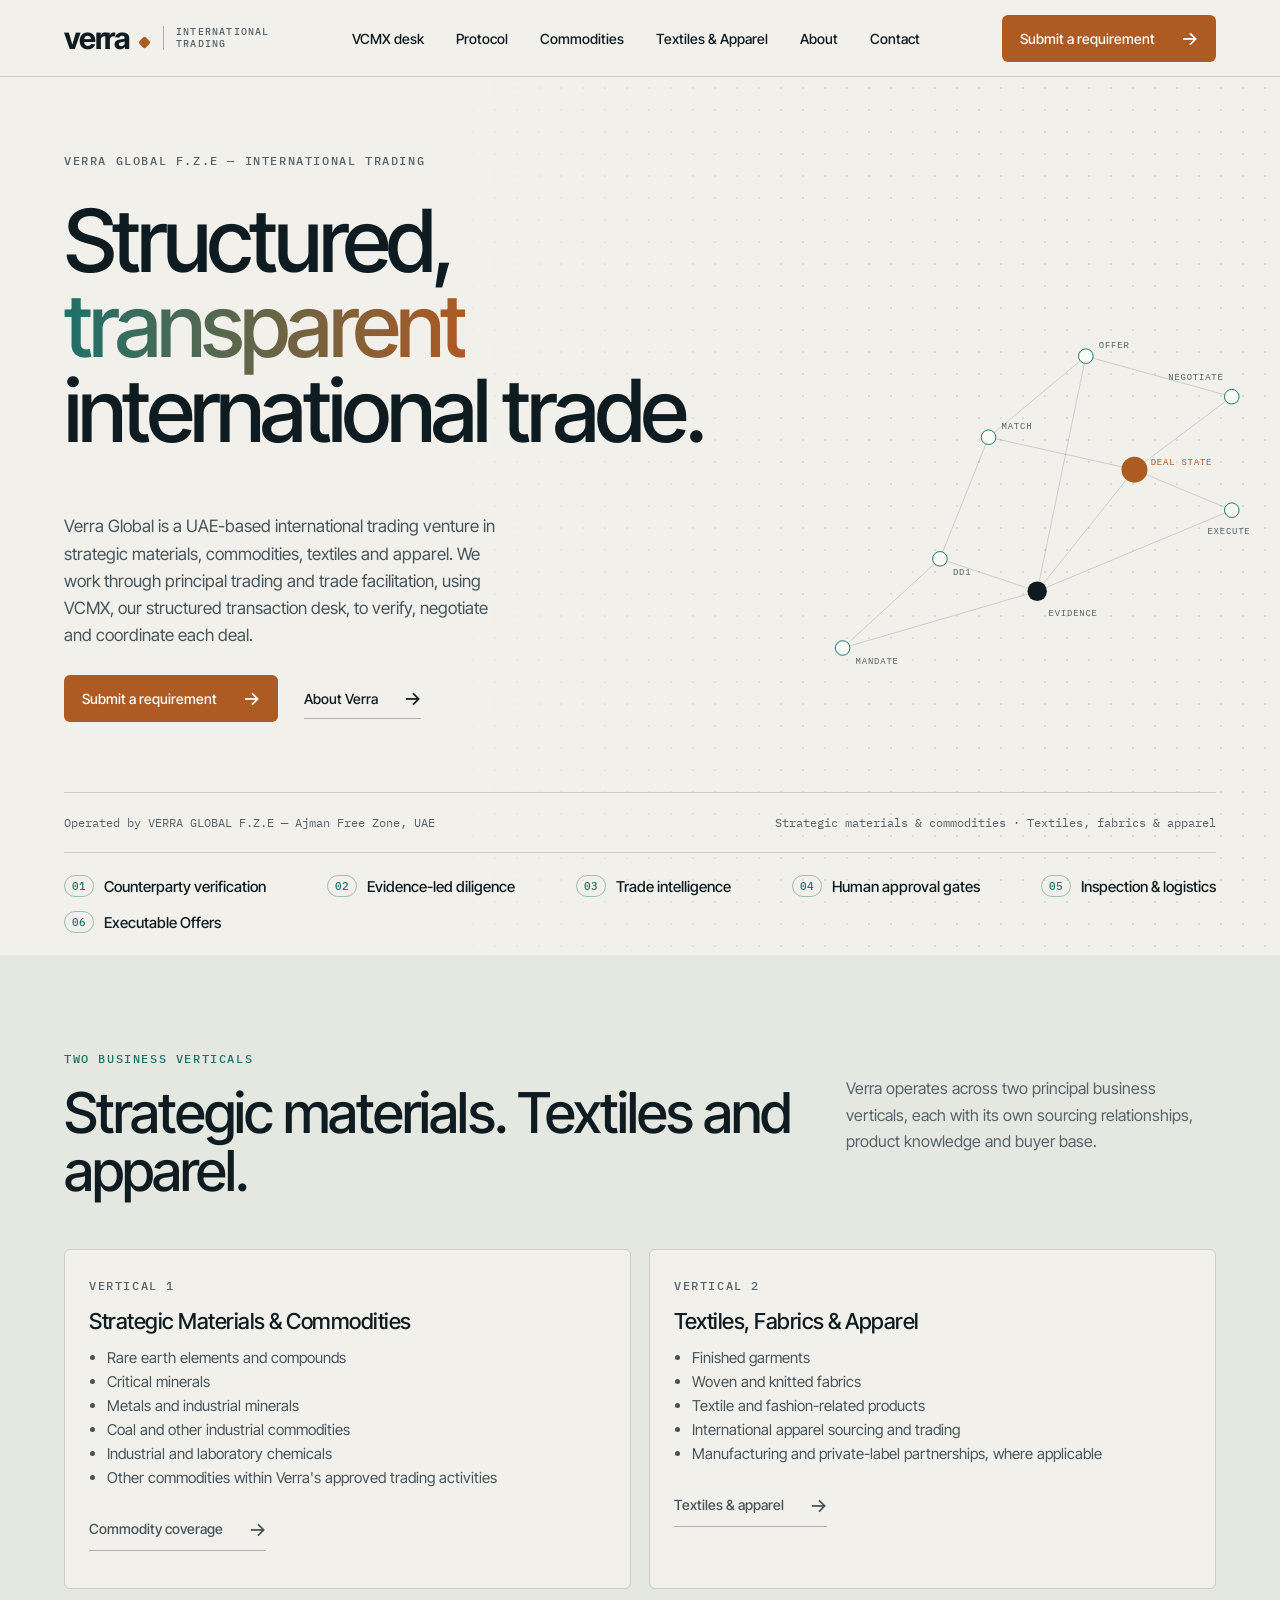
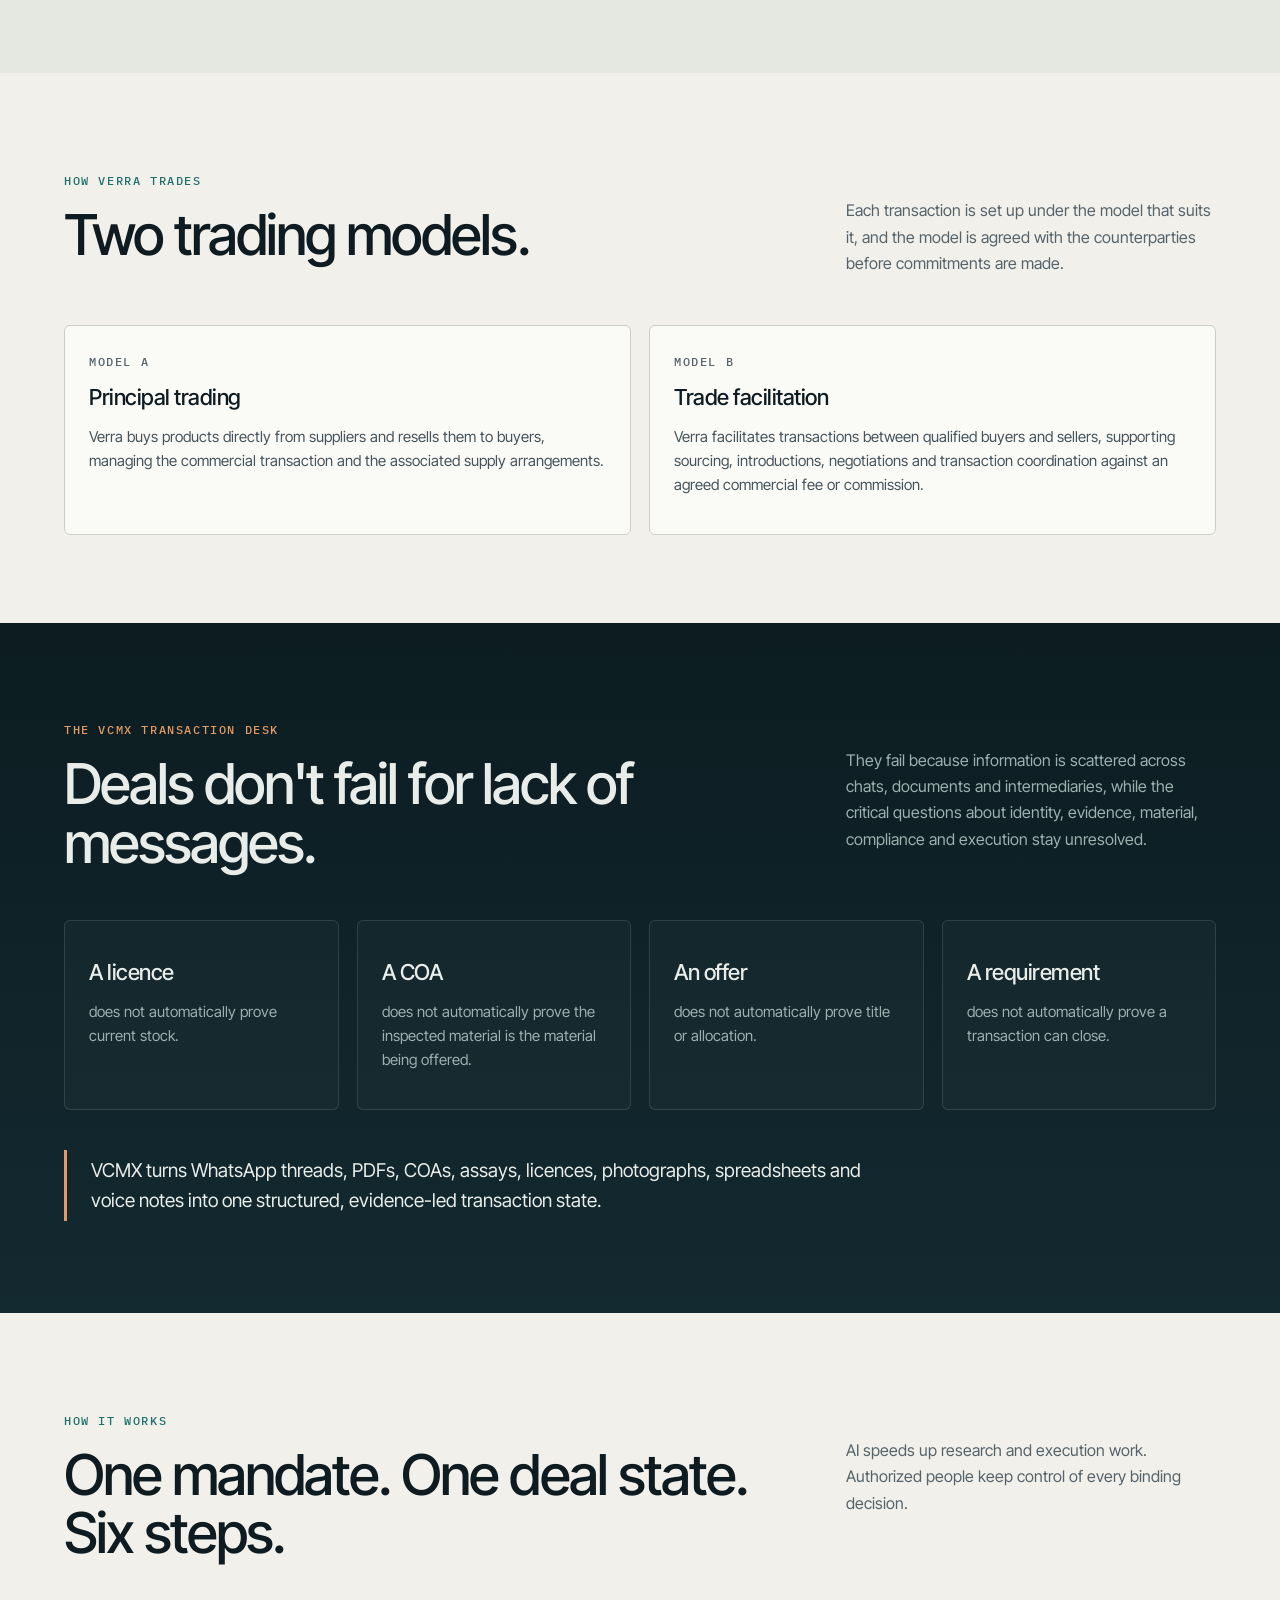
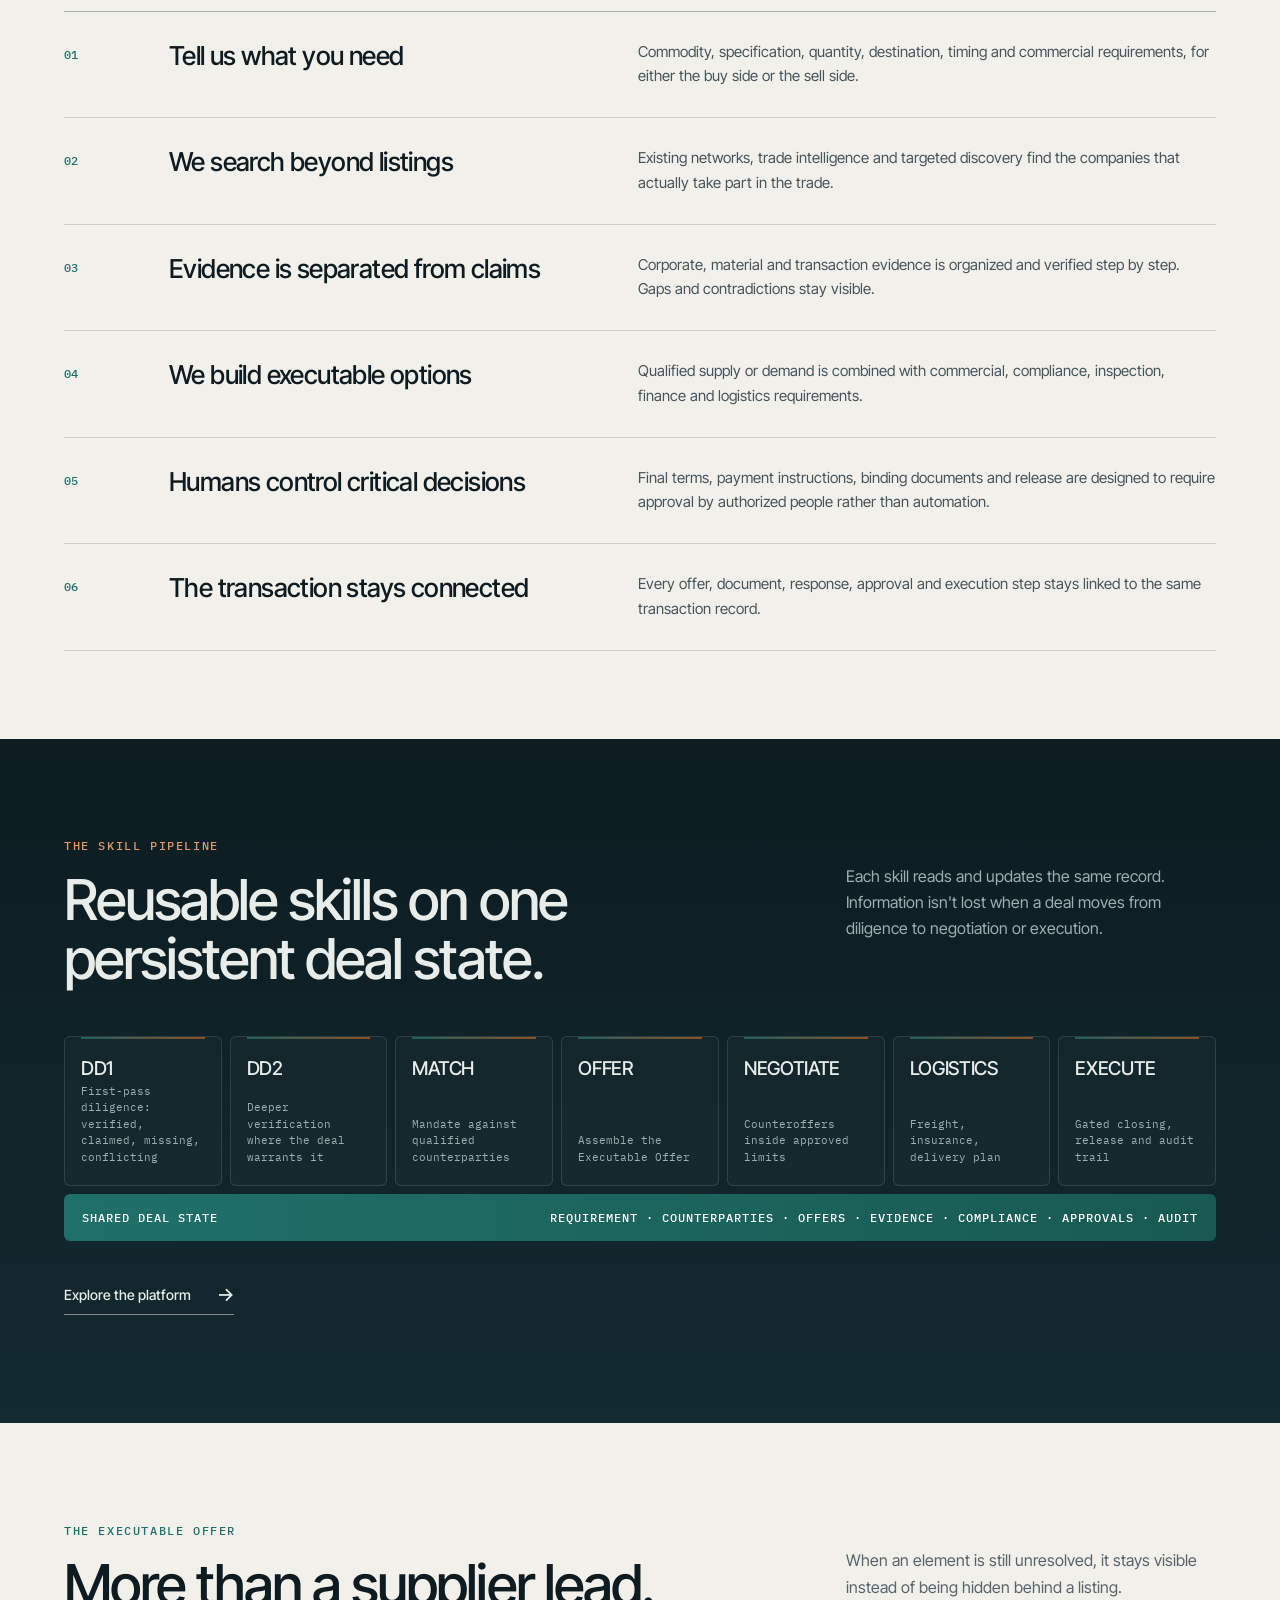
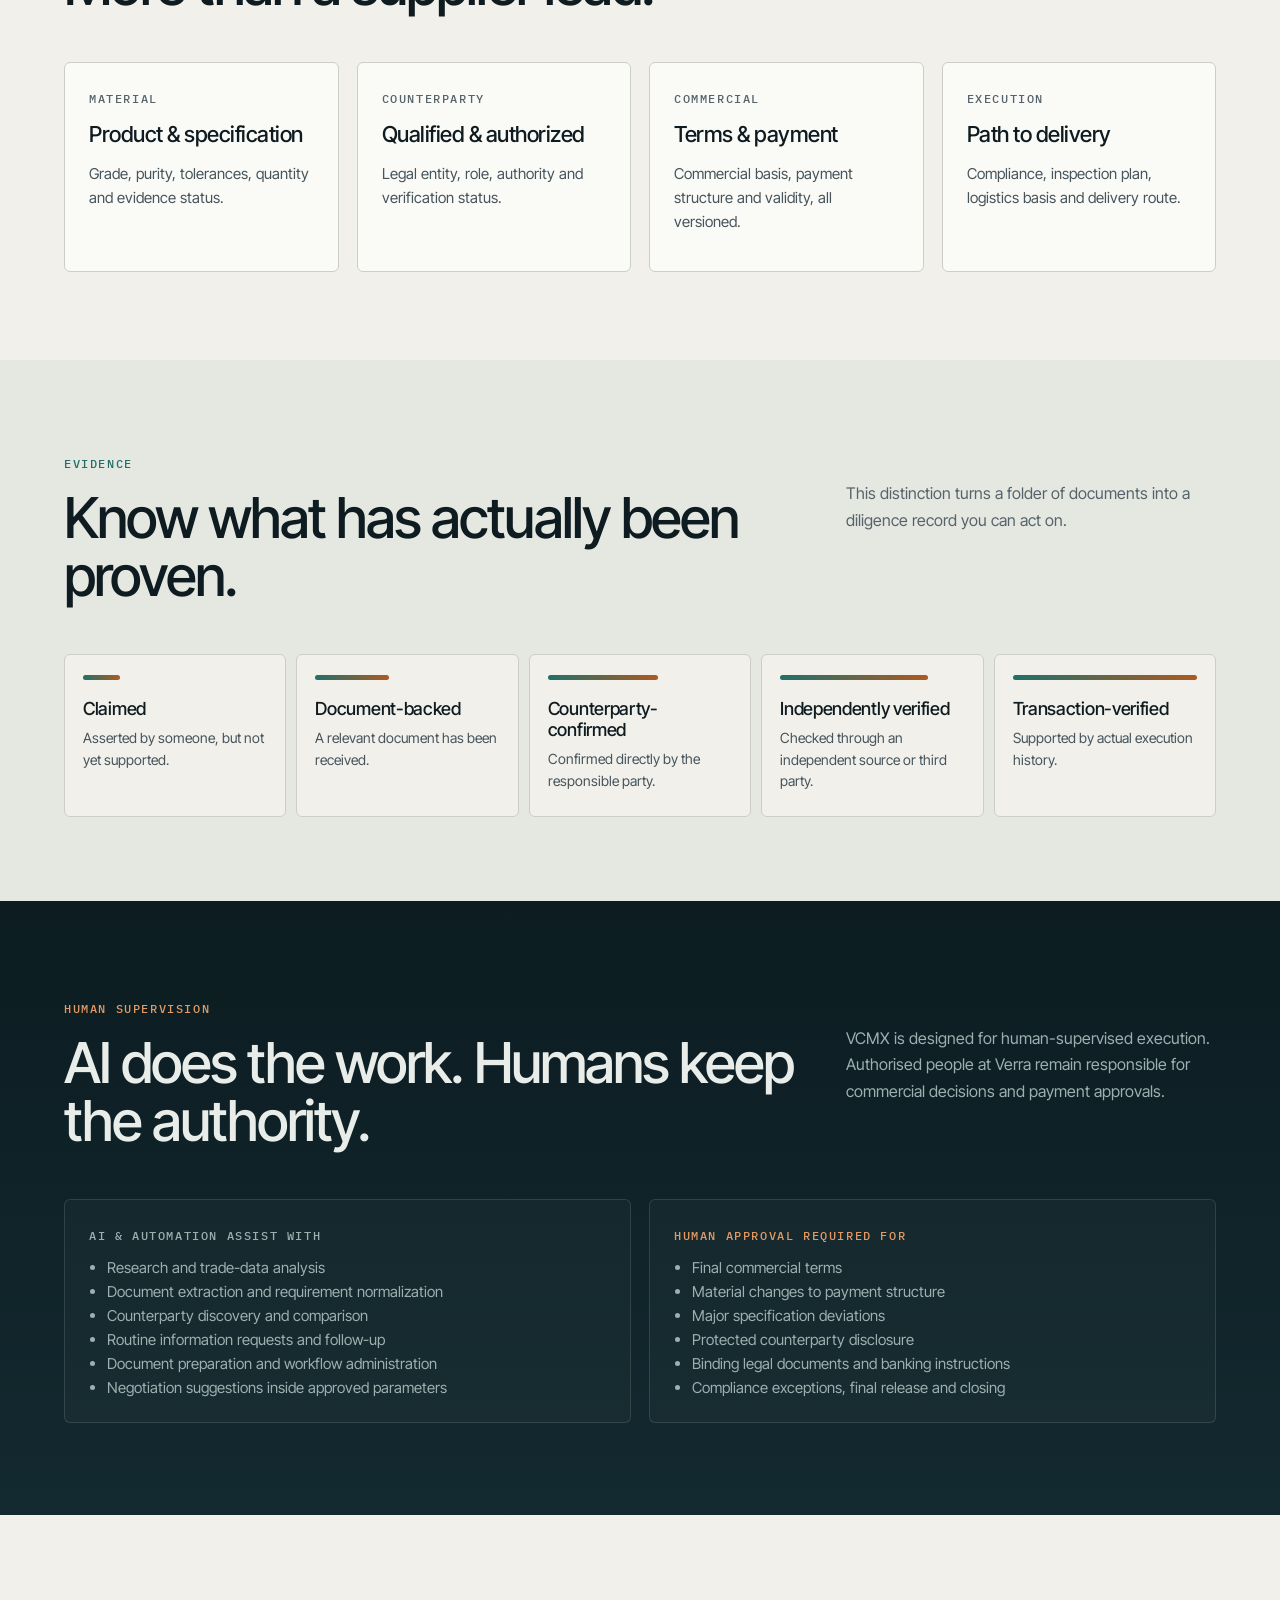
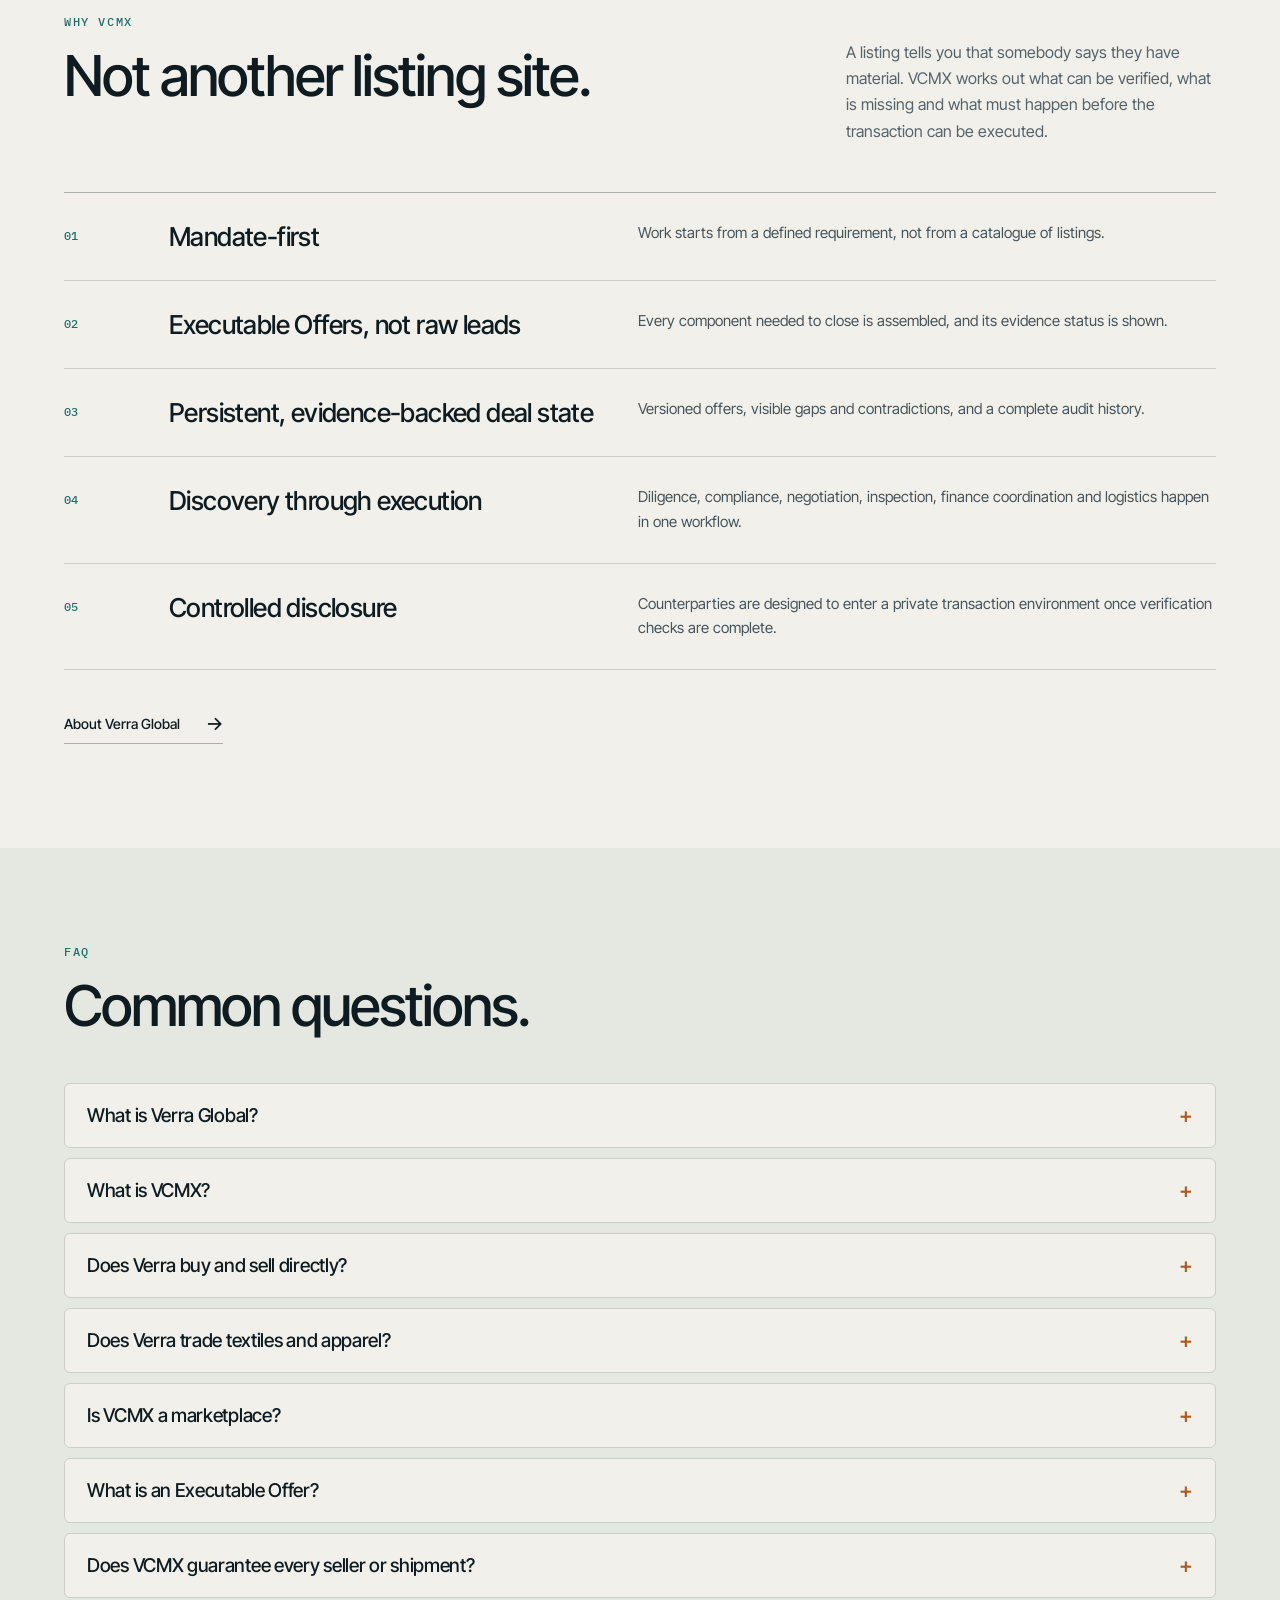
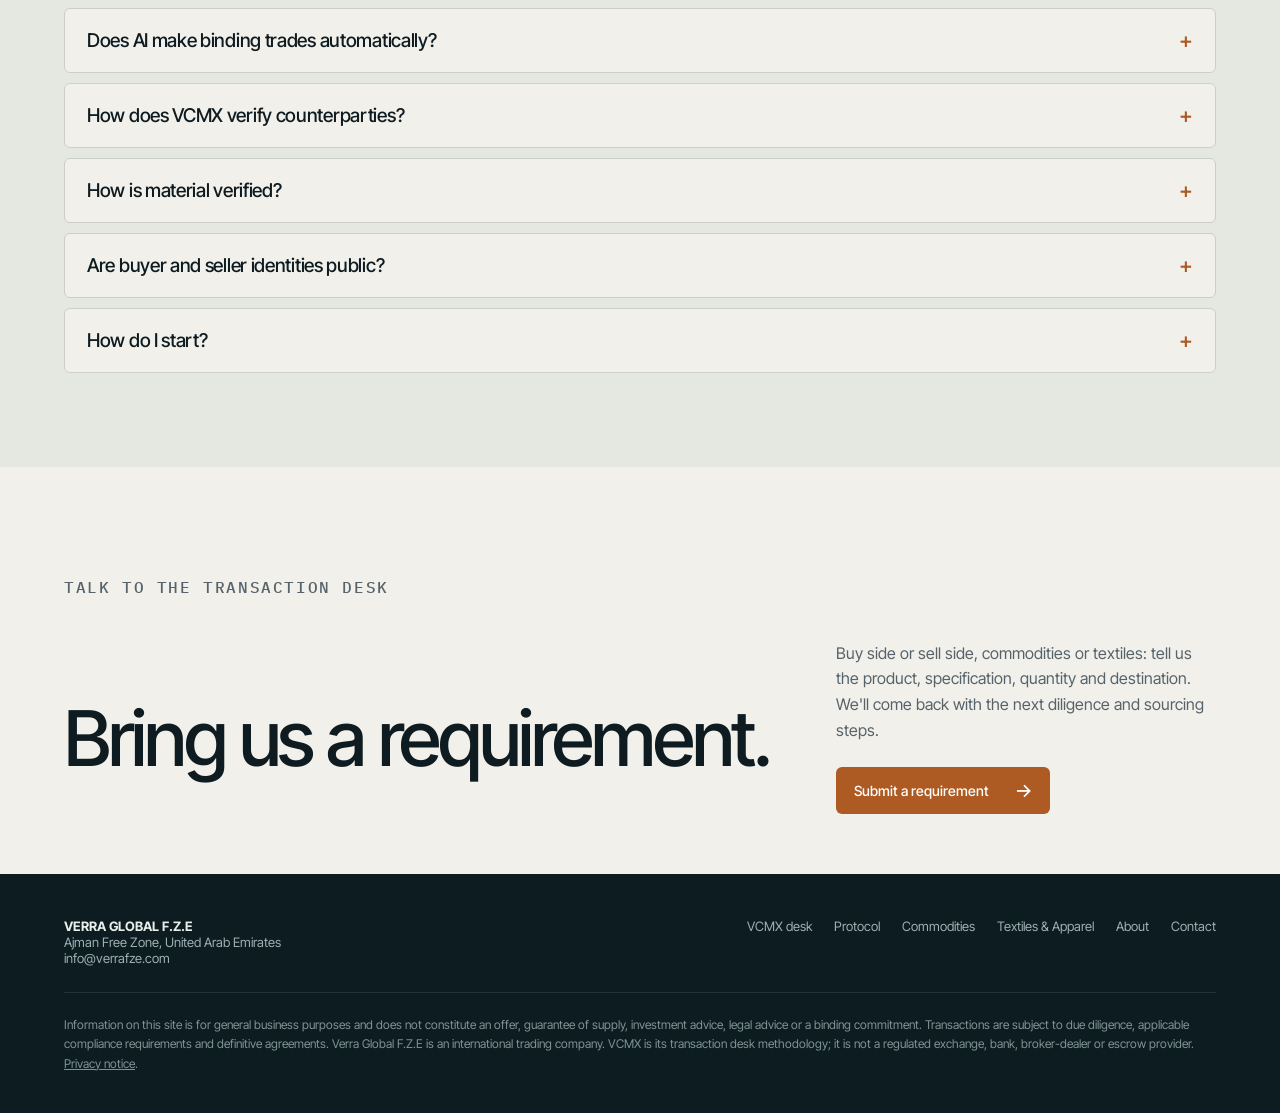
<file: index.html>
<!doctype html>
<html lang="en">
<head>
<meta charset="utf-8">
<meta name="viewport" content="width=device-width, initial-scale=1">
<title>Verra Global — International Trading in Strategic Materials, Textiles &amp; Apparel</title>
<meta name="description" content="Verra Global F.Z.E is a UAE-based international trading company in strategic materials, commodities, textiles and apparel, working through principal trading and trade facilitation.">
<link rel="icon" href="data:image/svg+xml,%3Csvg xmlns=%22http://www.w3.org/2000/svg%22 viewBox=%220 0 32 32%22%3E%3Crect x=%229%22 y=%229%22 width=%2214%22 height=%2214%22 rx=%222%22 transform=%22rotate(45 16 16)%22 fill=%22%23ad5a23%22/%3E%3C/svg%3E">
<link rel="preconnect" href="https://fonts.googleapis.com">
<link rel="preconnect" href="https://fonts.gstatic.com" crossorigin>
<link rel="stylesheet" href="https://fonts.googleapis.com/css2?family=IBM+Plex+Mono:wght@400;500&family=Inter+Tight:wght@400;500;600;700&display=swap">
<link rel="stylesheet" href="assets/site.css?v=9">
</head>
<body>
<a class="skip" href="#main">Skip to content</a>
<header class="nav">
  <div class="shell nav-inner">
    <a class="brand" href="index.html" aria-label="Verra Global home">verra<span class="brand-dot"></span><small>INTERNATIONAL<br>TRADING</small></a>
    <button class="menu-btn" aria-expanded="false" aria-controls="navlinks">MENU</button>
    <nav class="navlinks" id="navlinks" aria-label="Main">
      <a href="platform.html">VCMX desk</a>
      <a href="protocol.html">Protocol</a>
      <a href="commodities.html">Commodities</a>
      <a href="textiles.html">Textiles &amp; Apparel</a>
      <a href="about.html">About</a>
      <a href="contact.html">Contact</a>
    </nav>
    <a class="cta" href="contact.html">Submit a requirement <span>→</span></a>
  </div>
</header>

<main id="main">
  <section class="hero shell">
    <svg class="hero-art" viewBox="0 0 600 560" aria-hidden="true">
      <g class="edges" fill="none" stroke="#0e1b2030" stroke-width="1">
        <path d="M60 470 L180 360 L300 400 L420 250 L540 300"/>
        <path d="M180 360 L240 210 L420 250"/>
        <path d="M240 210 L360 110 L540 160 L420 250"/>
        <path d="M60 470 L300 400 L540 300"/>
        <path d="M300 400 L360 110"/>
      </g>
      <g class="nodes" fill="#fafaf7" stroke="#2c8a7e" stroke-width="1.2">
        <circle cx="60" cy="470" r="9"/><circle cx="180" cy="360" r="9"/><circle cx="240" cy="210" r="9"/>
        <circle cx="360" cy="110" r="9"/><circle cx="540" cy="160" r="9"/><circle cx="540" cy="300" r="9"/>
      </g>
      <circle cx="300" cy="400" r="12" class="hub" fill="#0e1b20"/>
      <circle cx="420" cy="250" r="16" class="core" fill="#c2692f"/>
      <g class="labels" font-family="monospace" font-size="11" fill="#56636a" letter-spacing="1">
        <text x="76" y="490">MANDATE</text><text x="196" y="380">DD1</text><text x="256" y="200">MATCH</text>
        <text x="376" y="100">OFFER</text><text x="440" y="244" class="core" fill="#c2692f">DEAL STATE</text>
        <text x="530" y="140" text-anchor="end">NEGOTIATE</text><text x="314" y="430">EVIDENCE</text><text x="510" y="330">EXECUTE</text>
      </g>
    </svg>
    <p class="eyebrow">Verra Global F.Z.E — International trading</p>
    <h1>Structured, <em>transparent</em> international trade.</h1>
    <div class="hero-bottom">
      <p>Verra Global is a UAE-based international trading venture in strategic materials, commodities, textiles and apparel. We work through principal trading and trade facilitation, using VCMX, our structured transaction desk, to verify, negotiate and coordinate each deal.</p>
      <div class="hero-actions">
        <a class="cta" href="contact.html">Submit a requirement <span>→</span></a>
        <a class="text-link" href="about.html">About Verra <span>→</span></a>
      </div>
    </div>
    <div class="hero-footer">
      <span>Operated by VERRA GLOBAL F.Z.E — Ajman Free Zone, UAE</span>
      <span>Strategic materials &amp; commodities · Textiles, fabrics &amp; apparel</span>
    </div>
    <div class="ticker" aria-label="Capabilities">
      <span><b>01</b>Counterparty verification</span>
      <span><b>02</b>Evidence-led diligence</span>
      <span><b>03</b>Trade intelligence</span>
      <span><b>04</b>Human approval gates</span>
      <span><b>05</b>Inspection &amp; logistics</span>
      <span><b>06</b>Executable Offers</span>
    </div>
  </section>

  <section class="alt-section" id="verticals">
    <div class="shell">
      <div class="section-top">
        <div>
          <p class="eyebrow signal">Two business verticals</p>
          <h2>Strategic materials. Textiles and apparel.</h2>
        </div>
        <p>Verra operates across two principal business verticals, each with its own sourcing relationships, product knowledge and buyer base.</p>
      </div>
      <div class="grid two">
        <article><span class="eyebrow">Vertical 1</span><h3>Strategic Materials &amp; Commodities</h3><ul>
          <li>Rare earth elements and compounds</li><li>Critical minerals</li><li>Metals and industrial minerals</li><li>Coal and other industrial commodities</li><li>Industrial and laboratory chemicals</li><li>Other commodities within Verra's approved trading activities</li></ul>
          <p style="margin-top:18px"><a class="text-link" href="commodities.html">Commodity coverage <span>→</span></a></p></article>
        <article><span class="eyebrow">Vertical 2</span><h3>Textiles, Fabrics &amp; Apparel</h3><ul>
          <li>Finished garments</li><li>Woven and knitted fabrics</li><li>Textile and fashion-related products</li><li>International apparel sourcing and trading</li><li>Manufacturing and private-label partnerships, where applicable</li></ul>
          <p style="margin-top:18px"><a class="text-link" href="textiles.html">Textiles &amp; apparel <span>→</span></a></p></article>
      </div>
    </div>
  </section>
  <section class="light-section" id="models">
    <div class="shell">
      <div class="section-top">
        <div>
          <p class="eyebrow signal">How Verra trades</p>
          <h2>Two trading models.</h2>
        </div>
        <p>Each transaction is set up under the model that suits it, and the model is agreed with the counterparties before commitments are made.</p>
      </div>
      <div class="grid two">
        <article><span class="eyebrow">Model A</span><h3>Principal trading</h3><p>Verra buys products directly from suppliers and resells them to buyers, managing the commercial transaction and the associated supply arrangements.</p></article>
        <article><span class="eyebrow">Model B</span><h3>Trade facilitation</h3><p>Verra facilitates transactions between qualified buyers and sellers, supporting sourcing, introductions, negotiations and transaction coordination against an agreed commercial fee or commission.</p></article>
      </div>
    </div>
  </section>
  <section class="dark-section" id="problem">
    <div class="shell">
      <div class="section-top">
        <div>
          <p class="eyebrow signal">The VCMX transaction desk</p>
          <h2>Deals don't fail for lack of messages.</h2>
        </div>
        <p>They fail because information is scattered across chats, documents and intermediaries, while the critical questions about identity, evidence, material, compliance and execution stay unresolved.</p>
      </div>
      <div class="grid four">
        <article><h3>A licence</h3><p>does not automatically prove current stock.</p></article>
        <article><h3>A COA</h3><p>does not automatically prove the inspected material is the material being offered.</p></article>
        <article><h3>An offer</h3><p>does not automatically prove title or allocation.</p></article>
        <article><h3>A requirement</h3><p>does not automatically prove a transaction can close.</p></article>
      </div>
      <div class="callout"><p>VCMX turns WhatsApp threads, PDFs, COAs, assays, licences, photographs, spreadsheets and voice notes into one structured, evidence-led transaction state.</p></div>
    </div>
  </section>

  <section class="light-section" id="how">
    <div class="shell">
      <div class="section-top">
        <div>
          <p class="eyebrow signal">How it works</p>
          <h2>One mandate. One deal state. Six steps.</h2>
        </div>
        <p>AI speeds up research and execution work. Authorized people keep control of every binding decision.</p>
      </div>
      <div class="rows">
        <div class="row"><span class="num">01</span><h3>Tell us what you need</h3><p>Commodity, specification, quantity, destination, timing and commercial requirements, for either the buy side or the sell side.</p></div>
        <div class="row"><span class="num">02</span><h3>We search beyond listings</h3><p>Existing networks, trade intelligence and targeted discovery find the companies that actually take part in the trade.</p></div>
        <div class="row"><span class="num">03</span><h3>Evidence is separated from claims</h3><p>Corporate, material and transaction evidence is organized and verified step by step. Gaps and contradictions stay visible.</p></div>
        <div class="row"><span class="num">04</span><h3>We build executable options</h3><p>Qualified supply or demand is combined with commercial, compliance, inspection, finance and logistics requirements.</p></div>
        <div class="row"><span class="num">05</span><h3>Humans control critical decisions</h3><p>Final terms, payment instructions, binding documents and release are designed to require approval by authorized people rather than automation.</p></div>
        <div class="row"><span class="num">06</span><h3>The transaction stays connected</h3><p>Every offer, document, response, approval and execution step stays linked to the same transaction record.</p></div>
      </div>
    </div>
  </section>

  <section class="dark-section" id="pipeline">
    <div class="shell">
      <div class="section-top">
        <div>
          <p class="eyebrow signal">The skill pipeline</p>
          <h2>Reusable skills on one persistent deal state.</h2>
        </div>
        <p>Each skill reads and updates the same record. Information isn't lost when a deal moves from diligence to negotiation or execution.</p>
      </div>
      <ol class="pipeline pipeline-wrap">
        <li><b>DD1</b><small>First-pass diligence: verified, claimed, missing, conflicting</small></li>
        <li><b>DD2</b><small>Deeper verification where the deal warrants it</small></li>
        <li><b>MATCH</b><small>Mandate against qualified counterparties</small></li>
        <li><b>OFFER</b><small>Assemble the Executable Offer</small></li>
        <li><b>NEGOTIATE</b><small>Counteroffers inside approved limits</small></li>
        <li><b>LOGISTICS</b><small>Freight, insurance, delivery plan</small></li>
        <li><b>EXECUTE</b><small>Gated closing, release and audit trail</small></li>
      </ol>
      <div class="state-bar"><span>Shared deal state</span><span>Requirement · Counterparties · Offers · Evidence · Compliance · Approvals · Audit</span></div>
      <p style="margin-top:34px"><a class="text-link" href="platform.html" style="border-color:#888">Explore the platform <span>→</span></a></p>
    </div>
  </section>

  <section class="light-section" id="offer">
    <div class="shell">
      <div class="section-top">
        <div>
          <p class="eyebrow signal">The Executable Offer</p>
          <h2>More than a supplier lead.</h2>
        </div>
        <p>When an element is still unresolved, it stays visible instead of being hidden behind a listing.</p>
      </div>
      <div class="grid four">
        <article><span class="eyebrow">Material</span><h3>Product &amp; specification</h3><p>Grade, purity, tolerances, quantity and evidence status.</p></article>
        <article><span class="eyebrow">Counterparty</span><h3>Qualified &amp; authorized</h3><p>Legal entity, role, authority and verification status.</p></article>
        <article><span class="eyebrow">Commercial</span><h3>Terms &amp; payment</h3><p>Commercial basis, payment structure and validity, all versioned.</p></article>
        <article><span class="eyebrow">Execution</span><h3>Path to delivery</h3><p>Compliance, inspection plan, logistics basis and delivery route.</p></article>
      </div>
    </div>
  </section>

  <section class="alt-section" id="evidence">
    <div class="shell">
      <div class="section-top">
        <div>
          <p class="eyebrow signal">Evidence</p>
          <h2>Know what has actually been proven.</h2>
        </div>
        <p>This distinction turns a folder of documents into a diligence record you can act on.</p>
      </div>
      <div class="ladder">
        <div style="--lvl:1"><b>Claimed</b><p>Asserted by someone, but not yet supported.</p></div>
        <div style="--lvl:2"><b>Document-backed</b><p>A relevant document has been received.</p></div>
        <div style="--lvl:3"><b>Counterparty-confirmed</b><p>Confirmed directly by the responsible party.</p></div>
        <div style="--lvl:4"><b>Independently verified</b><p>Checked through an independent source or third party.</p></div>
        <div style="--lvl:5"><b>Transaction-verified</b><p>Supported by actual execution history.</p></div>
      </div>
    </div>
  </section>

  <section class="dark-section" id="hitl">
    <div class="shell">
      <div class="section-top">
        <div>
          <p class="eyebrow signal">Human supervision</p>
          <h2>AI does the work. Humans keep the authority.</h2>
        </div>
        <p>VCMX is designed for human-supervised execution. Authorised people at Verra remain responsible for commercial decisions and payment approvals.</p>
      </div>
      <div class="grid two">
        <article><span class="eyebrow">AI &amp; automation assist with</span><ul>
          <li>Research and trade-data analysis</li><li>Document extraction and requirement normalization</li><li>Counterparty discovery and comparison</li><li>Routine information requests and follow-up</li><li>Document preparation and workflow administration</li><li>Negotiation suggestions inside approved parameters</li></ul></article>
        <article><span class="eyebrow signal">Human approval required for</span><ul>
          <li>Final commercial terms</li><li>Material changes to payment structure</li><li>Major specification deviations</li><li>Protected counterparty disclosure</li><li>Binding legal documents and banking instructions</li><li>Compliance exceptions, final release and closing</li></ul></article>
      </div>
    </div>
  </section>

  <section class="light-section" id="why">
    <div class="shell">
      <div class="section-top">
        <div>
          <p class="eyebrow signal">Why VCMX</p>
          <h2>Not another listing site.</h2>
        </div>
        <p>A listing tells you that somebody says they have material. VCMX works out what can be verified, what is missing and what must happen before the transaction can be executed.</p>
      </div>
      <div class="rows">
        <div class="row"><span class="num">01</span><h3>Mandate-first</h3><p>Work starts from a defined requirement, not from a catalogue of listings.</p></div>
        <div class="row"><span class="num">02</span><h3>Executable Offers, not raw leads</h3><p>Every component needed to close is assembled, and its evidence status is shown.</p></div>
        <div class="row"><span class="num">03</span><h3>Persistent, evidence-backed deal state</h3><p>Versioned offers, visible gaps and contradictions, and a complete audit history.</p></div>
        <div class="row"><span class="num">04</span><h3>Discovery through execution</h3><p>Diligence, compliance, negotiation, inspection, finance coordination and logistics happen in one workflow.</p></div>
        <div class="row"><span class="num">05</span><h3>Controlled disclosure</h3><p>Counterparties are designed to enter a private transaction environment once verification checks are complete.</p></div>
      </div>
      <p style="margin-top:34px"><a class="text-link" href="about.html">About Verra Global <span>→</span></a></p>
    </div>
  </section>

  <section class="alt-section" id="faq">
    <div class="shell">
      <div class="section-top">
        <div>
          <p class="eyebrow signal">FAQ</p>
          <h2>Common questions.</h2>
        </div>
      </div>
      <div class="faq">
        <details><summary>What is Verra Global?</summary><p>Verra Global F.Z.E is a UAE-based international trading company working across two verticals: strategic materials and commodities, and textiles, fabrics and apparel.</p></details>
        <details><summary>What is VCMX?</summary><p>VCMX, the Verra Critical Minerals Transaction Desk, is Verra's structured method for verifying, negotiating and coordinating transactions. It is not a regulated exchange or marketplace.</p></details>
        <details><summary>Does Verra buy and sell directly?</summary><p>Both. Under principal trading, Verra buys from suppliers and resells to buyers. Under trade facilitation, Verra connects qualified buyers and sellers and coordinates the transaction for an agreed fee or commission.</p></details>
        <details><summary>Does Verra trade textiles and apparel?</summary><p>Yes. Textiles, fabrics and apparel are one of Verra's two principal verticals, covering finished garments, woven and knitted fabrics, fashion-related products and private-label partnerships where applicable.</p></details>
        <details><summary>Is VCMX a marketplace?</summary><p>Not in the conventional sense. VCMX can draw on marketplace and trade-data information, but its main role is to move a specific mandate through discovery, verification and execution.</p></details>
        <details><summary>What is an Executable Offer?</summary><p>It is a transaction option where the key components (material, counterparty, commercial terms, compliance, inspection, payment, logistics and delivery) have been organized and their evidence status made clear.</p></details>
        <details><summary>Does VCMX guarantee every seller or shipment?</summary><p>No. Verification is evidence-based and specific to each transaction. Any unresolved condition remains subject to diligence, documentation and a definitive agreement.</p></details>
        <details><summary>Does AI make binding trades automatically?</summary><p>No. AI and automation help with research, analysis, documentation and workflow. Authorized people control binding commercial, legal, compliance and payment decisions.</p></details>
        <details><summary>How does VCMX verify counterparties?</summary><p>Checks can include corporate identity and authority, KYC/KYB, beneficial-ownership review, sanctions and compliance review, trade history and transaction-specific evidence.</p></details>
        <details><summary>How is material verified?</summary><p>Depending on the transaction, evidence can include COAs, assays, lot and batch records, title or release authority, physical inspection, and independent sampling and testing.</p></details>
        <details><summary>Are buyer and seller identities public?</summary><p>No. VCMX is built around controlled disclosure and private transaction environments. Sensitive counterparty relationships are not published by default.</p></details>
        <details><summary>How do I start?</summary><p>Submit the product or commodity, specification, quantity, destination, timing and any origin or commercial constraints. The transaction desk will structure the requirement and identify the next diligence and sourcing steps.</p></details>
      </div>
    </div>
  </section>

  <section class="contact shell">
    <p class="eyebrow signal">Talk to the transaction desk</p>
    <div class="contact-inner">
      <h2>Bring us a requirement.</h2>
      <div>
        <p>Buy side or sell side, commodities or textiles: tell us the product, specification, quantity and destination. We'll come back with the next diligence and sourcing steps.</p>
        <a class="cta" href="contact.html">Submit a requirement <span>→</span></a>
      </div>
    </div>
  </section>
</main>

<footer class="shell">
  <div class="footer">
    <div><strong>VERRA GLOBAL F.Z.E</strong><br>Ajman Free Zone, United Arab Emirates<br><a href="mailto:info@verrafze.com">info@verrafze.com</a></div>
    <nav class="footer-nav" aria-label="Footer">
      <a href="platform.html">VCMX desk</a><a href="protocol.html">Protocol</a><a href="commodities.html">Commodities</a><a href="textiles.html">Textiles &amp; Apparel</a><a href="about.html">About</a><a href="contact.html">Contact</a>
    </nav>
  </div>
  <p class="legal">Information on this site is for general business purposes and does not constitute an offer, guarantee of supply, investment advice, legal advice or a binding commitment. Transactions are subject to due diligence, applicable compliance requirements and definitive agreements. Verra Global F.Z.E is an international trading company. VCMX is its transaction desk methodology; it is not a regulated exchange, bank, broker-dealer or escrow provider. <a href="privacy.html" style="text-decoration:underline">Privacy notice</a>.</p>
</footer>
<script src="assets/site.js?v=8"></script>
</body>
</html>
</file>
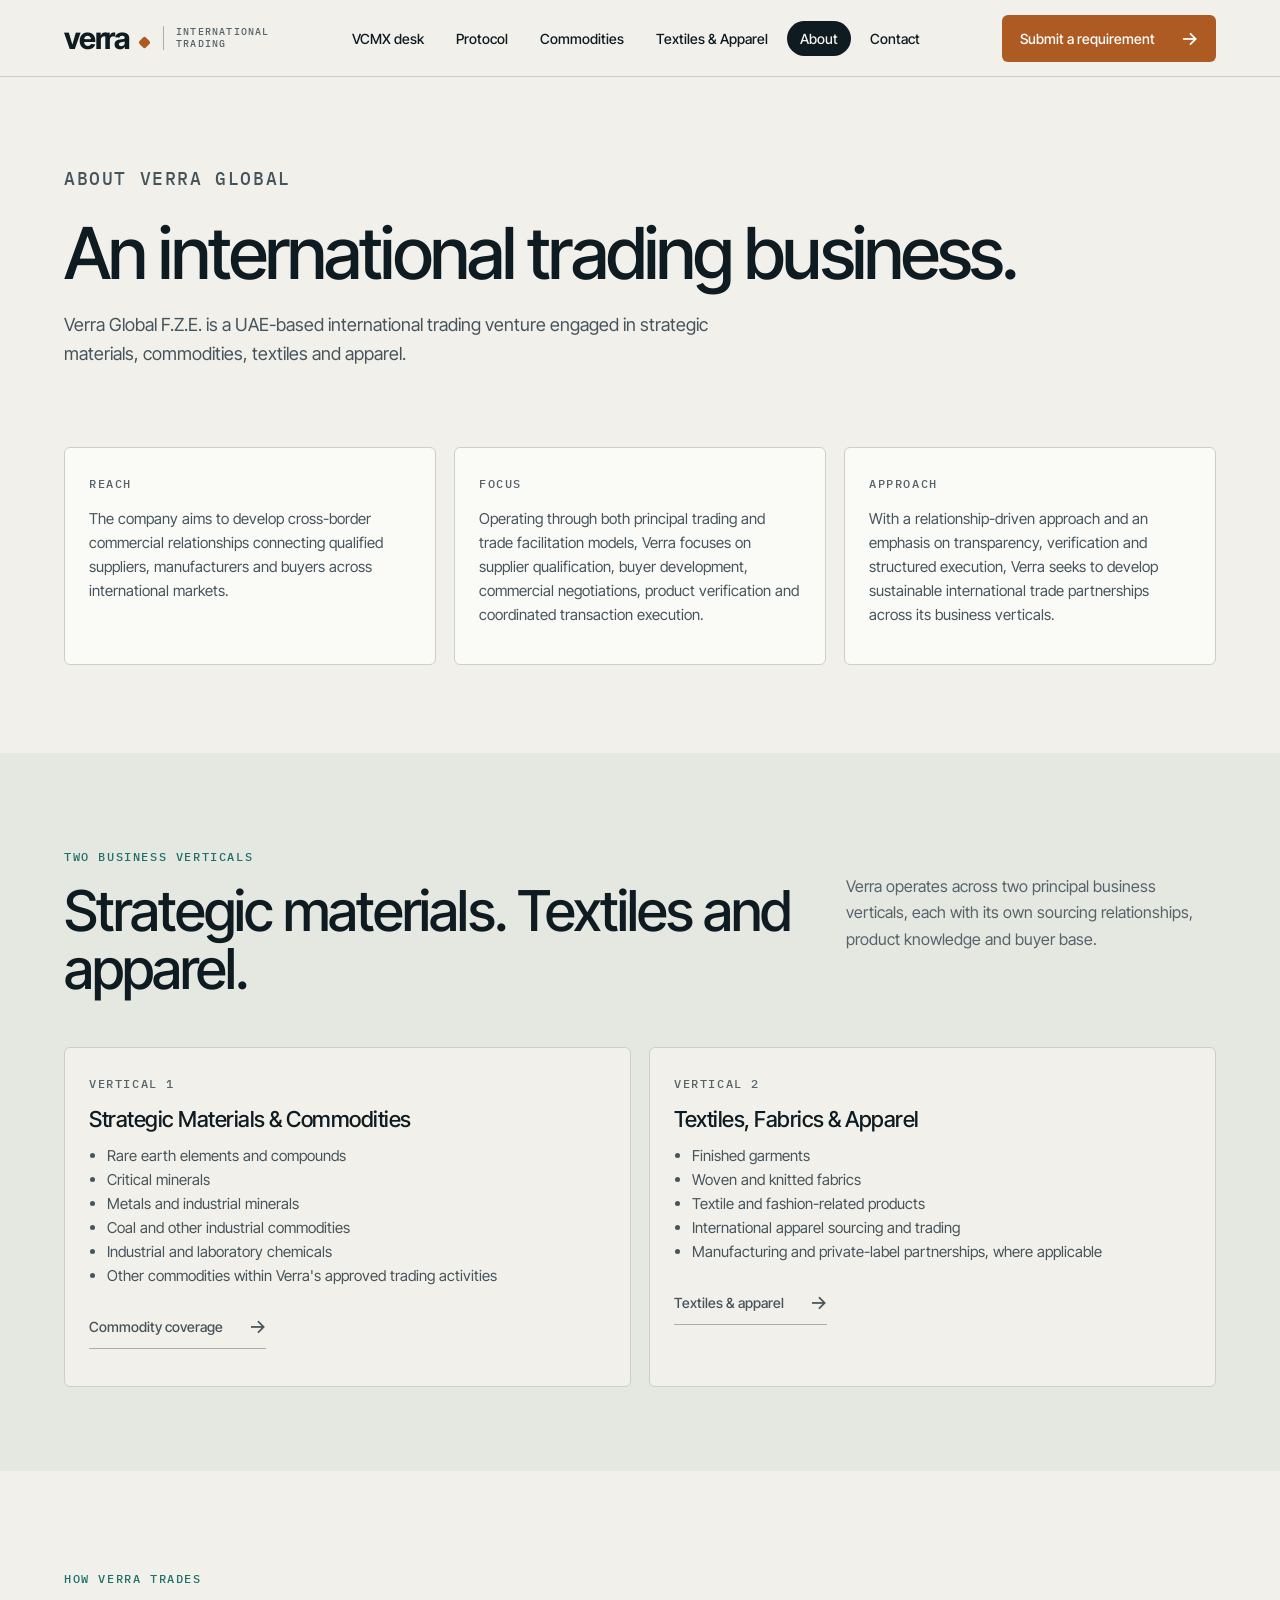
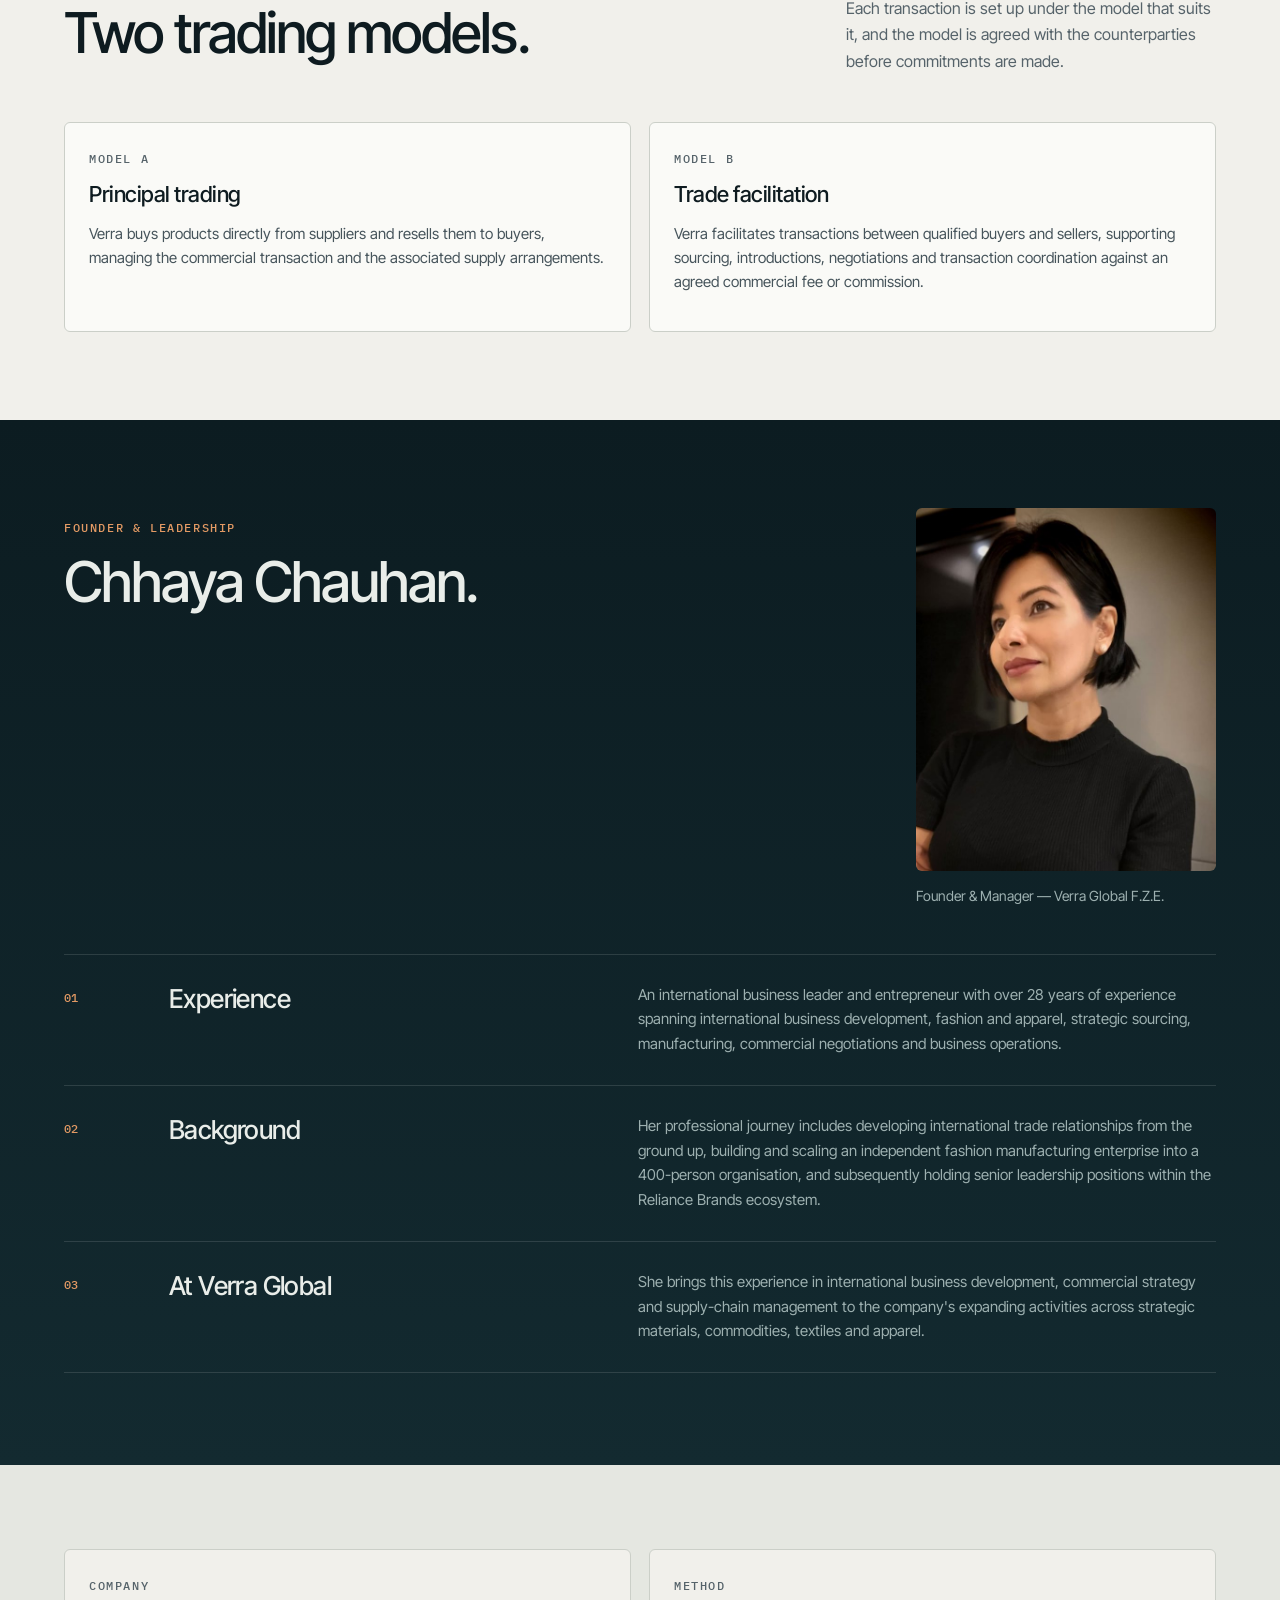
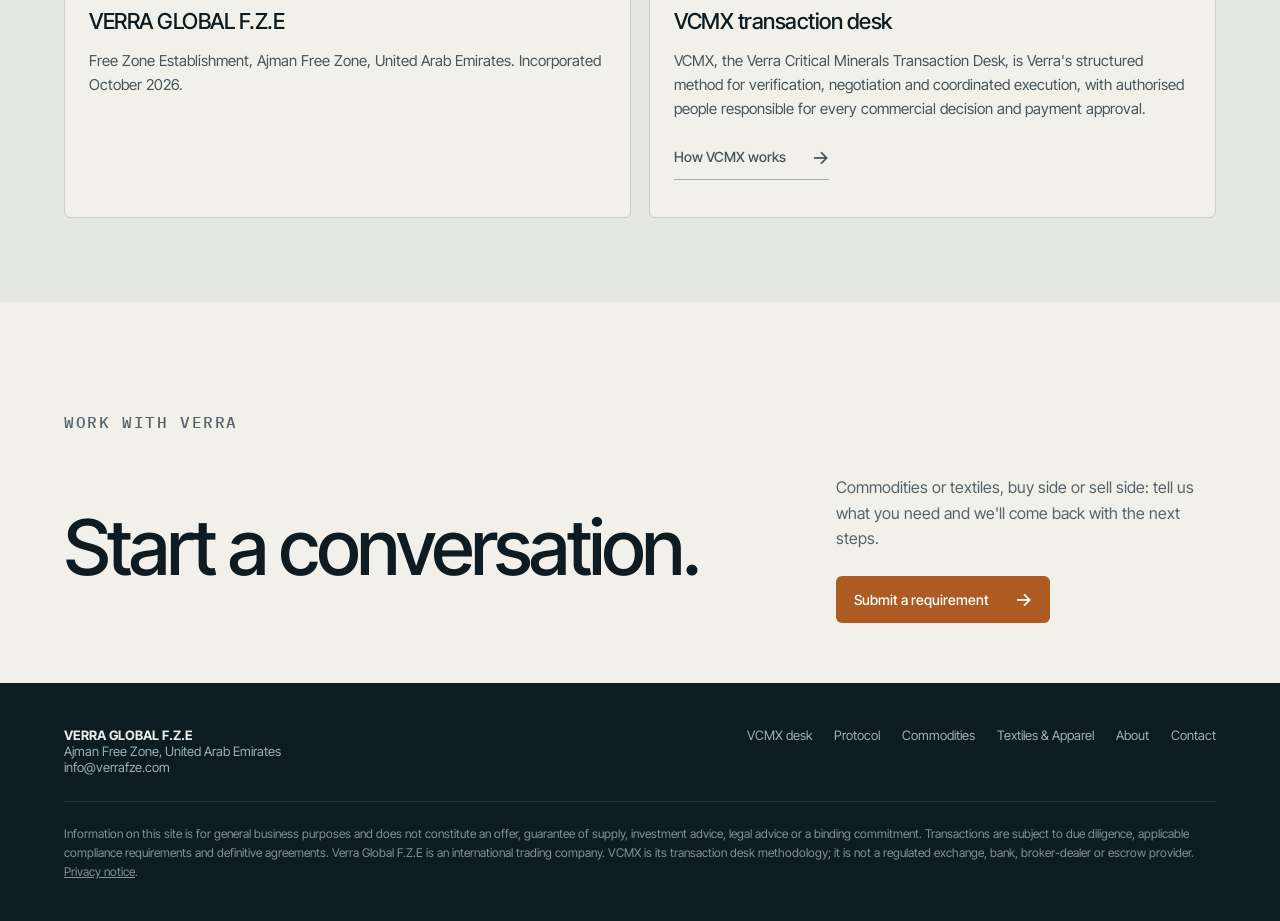
<file: about.html>
<!doctype html>
<html lang="en">
<head>
<meta charset="utf-8">
<meta name="viewport" content="width=device-width, initial-scale=1">
<title>About Verra Global — International Trading Company</title>
<meta name="description" content="Verra Global F.Z.E is a UAE-based international trading company in strategic materials, commodities, textiles and apparel. Founded by Chhaya Chauhan.">
<link rel="icon" href="data:image/svg+xml,%3Csvg xmlns=%22http://www.w3.org/2000/svg%22 viewBox=%220 0 32 32%22%3E%3Crect x=%229%22 y=%229%22 width=%2214%22 height=%2214%22 rx=%222%22 transform=%22rotate(45 16 16)%22 fill=%22%23ad5a23%22/%3E%3C/svg%3E">
<link rel="preconnect" href="https://fonts.googleapis.com">
<link rel="preconnect" href="https://fonts.gstatic.com" crossorigin>
<link rel="stylesheet" href="https://fonts.googleapis.com/css2?family=IBM+Plex+Mono:wght@400;500&family=Inter+Tight:wght@400;500;600;700&display=swap">
<link rel="stylesheet" href="assets/site.css?v=9">
</head>
<body>
<a class="skip" href="#main">Skip to content</a>
<header class="nav">
  <div class="shell nav-inner">
    <a class="brand" href="index.html" aria-label="Verra Global home">verra<span class="brand-dot"></span><small>INTERNATIONAL<br>TRADING</small></a>
    <button class="menu-btn" aria-expanded="false" aria-controls="navlinks">MENU</button>
    <nav class="navlinks" id="navlinks" aria-label="Main">
      <a href="platform.html">VCMX desk</a>
      <a href="protocol.html">Protocol</a>
      <a href="commodities.html">Commodities</a>
      <a href="textiles.html">Textiles &amp; Apparel</a>
      <a href="about.html" aria-current="page">About</a>
      <a href="contact.html">Contact</a>
    </nav>
    <a class="cta" href="contact.html">Submit a requirement <span>→</span></a>
  </div>
</header>

<main id="main">
  <section class="page-hero shell">
    <p class="eyebrow signal">About Verra Global</p>
    <h1>An international trading business.</h1>
    <p>Verra Global F.Z.E. is a UAE-based international trading venture engaged in strategic materials, commodities, textiles and apparel.</p>
  </section>

  <section class="light-section" style="padding-top:0">
    <div class="shell">
      <div class="grid">
        <article><span class="eyebrow">Reach</span><p>The company aims to develop cross-border commercial relationships connecting qualified suppliers, manufacturers and buyers across international markets.</p></article>
        <article><span class="eyebrow">Focus</span><p>Operating through both principal trading and trade facilitation models, Verra focuses on supplier qualification, buyer development, commercial negotiations, product verification and coordinated transaction execution.</p></article>
        <article><span class="eyebrow">Approach</span><p>With a relationship-driven approach and an emphasis on transparency, verification and structured execution, Verra seeks to develop sustainable international trade partnerships across its business verticals.</p></article>
      </div>
    </div>
  </section>

  <section class="alt-section" id="verticals">
    <div class="shell">
      <div class="section-top">
        <div>
          <p class="eyebrow signal">Two business verticals</p>
          <h2>Strategic materials. Textiles and apparel.</h2>
        </div>
        <p>Verra operates across two principal business verticals, each with its own sourcing relationships, product knowledge and buyer base.</p>
      </div>
      <div class="grid two">
        <article><span class="eyebrow">Vertical 1</span><h3>Strategic Materials &amp; Commodities</h3><ul>
          <li>Rare earth elements and compounds</li><li>Critical minerals</li><li>Metals and industrial minerals</li><li>Coal and other industrial commodities</li><li>Industrial and laboratory chemicals</li><li>Other commodities within Verra's approved trading activities</li></ul>
          <p style="margin-top:18px"><a class="text-link" href="commodities.html">Commodity coverage <span>→</span></a></p></article>
        <article><span class="eyebrow">Vertical 2</span><h3>Textiles, Fabrics &amp; Apparel</h3><ul>
          <li>Finished garments</li><li>Woven and knitted fabrics</li><li>Textile and fashion-related products</li><li>International apparel sourcing and trading</li><li>Manufacturing and private-label partnerships, where applicable</li></ul>
          <p style="margin-top:18px"><a class="text-link" href="textiles.html">Textiles &amp; apparel <span>→</span></a></p></article>
      </div>
    </div>
  </section>

  <section class="light-section" id="models">
    <div class="shell">
      <div class="section-top">
        <div>
          <p class="eyebrow signal">How Verra trades</p>
          <h2>Two trading models.</h2>
        </div>
        <p>Each transaction is set up under the model that suits it, and the model is agreed with the counterparties before commitments are made.</p>
      </div>
      <div class="grid two">
        <article><span class="eyebrow">Model A</span><h3>Principal trading</h3><p>Verra buys products directly from suppliers and resells them to buyers, managing the commercial transaction and the associated supply arrangements.</p></article>
        <article><span class="eyebrow">Model B</span><h3>Trade facilitation</h3><p>Verra facilitates transactions between qualified buyers and sellers, supporting sourcing, introductions, negotiations and transaction coordination against an agreed commercial fee or commission.</p></article>
      </div>
    </div>
  </section>

  <section class="dark-section" id="founder">
    <div class="shell">
      <div class="section-top">
        <div>
          <p class="eyebrow signal">Founder &amp; leadership</p>
          <h2>Chhaya Chauhan.</h2>
        </div>
        <figure class="founder-photo"><img src="assets/chhaya-chauhan.jpg" alt="Chhaya Chauhan, Founder &amp; Manager of Verra Global F.Z.E." width="640" height="773" loading="lazy"><figcaption>Founder &amp; Manager — Verra Global F.Z.E.</figcaption></figure>
      </div>
      <div class="rows">
        <div class="row"><span class="num">01</span><h3>Experience</h3><p>An international business leader and entrepreneur with over 28 years of experience spanning international business development, fashion and apparel, strategic sourcing, manufacturing, commercial negotiations and business operations.</p></div>
        <div class="row"><span class="num">02</span><h3>Background</h3><p>Her professional journey includes developing international trade relationships from the ground up, building and scaling an independent fashion manufacturing enterprise into a 400-person organisation, and subsequently holding senior leadership positions within the Reliance Brands ecosystem.</p></div>
        <div class="row"><span class="num">03</span><h3>At Verra Global</h3><p>She brings this experience in international business development, commercial strategy and supply-chain management to the company's expanding activities across strategic materials, commodities, textiles and apparel.</p></div>
      </div>
    </div>
  </section>

  <section class="alt-section">
    <div class="shell">
      <div class="grid two">
        <article><span class="eyebrow">Company</span><h3>VERRA GLOBAL F.Z.E</h3><p>Free Zone Establishment, Ajman Free Zone, United Arab Emirates. Incorporated October 2026.</p></article>
        <article><span class="eyebrow">Method</span><h3>VCMX transaction desk</h3><p>VCMX, the Verra Critical Minerals Transaction Desk, is Verra's structured method for verification, negotiation and coordinated execution, with authorised people responsible for every commercial decision and payment approval.</p><p style="margin-top:14px"><a class="text-link" href="platform.html">How VCMX works <span>→</span></a></p></article>
      </div>
    </div>
  </section>

  <section class="contact shell">
    <p class="eyebrow signal">Work with Verra</p>
    <div class="contact-inner">
      <h2>Start a conversation.</h2>
      <div>
        <p>Commodities or textiles, buy side or sell side: tell us what you need and we'll come back with the next steps.</p>
        <a class="cta" href="contact.html">Submit a requirement <span>→</span></a>
      </div>
    </div>
  </section>
</main>

<footer class="shell">
  <div class="footer">
    <div><strong>VERRA GLOBAL F.Z.E</strong><br>Ajman Free Zone, United Arab Emirates<br><a href="mailto:info@verrafze.com">info@verrafze.com</a></div>
    <nav class="footer-nav" aria-label="Footer">
      <a href="platform.html">VCMX desk</a><a href="protocol.html">Protocol</a><a href="commodities.html">Commodities</a><a href="textiles.html">Textiles &amp; Apparel</a><a href="about.html">About</a><a href="contact.html">Contact</a>
    </nav>
  </div>
  <p class="legal">Information on this site is for general business purposes and does not constitute an offer, guarantee of supply, investment advice, legal advice or a binding commitment. Transactions are subject to due diligence, applicable compliance requirements and definitive agreements. Verra Global F.Z.E is an international trading company. VCMX is its transaction desk methodology; it is not a regulated exchange, bank, broker-dealer or escrow provider. <a href="privacy.html" style="text-decoration:underline">Privacy notice</a>.</p>
</footer>
<script src="assets/site.js?v=8"></script>
</body>
</html>
</file>
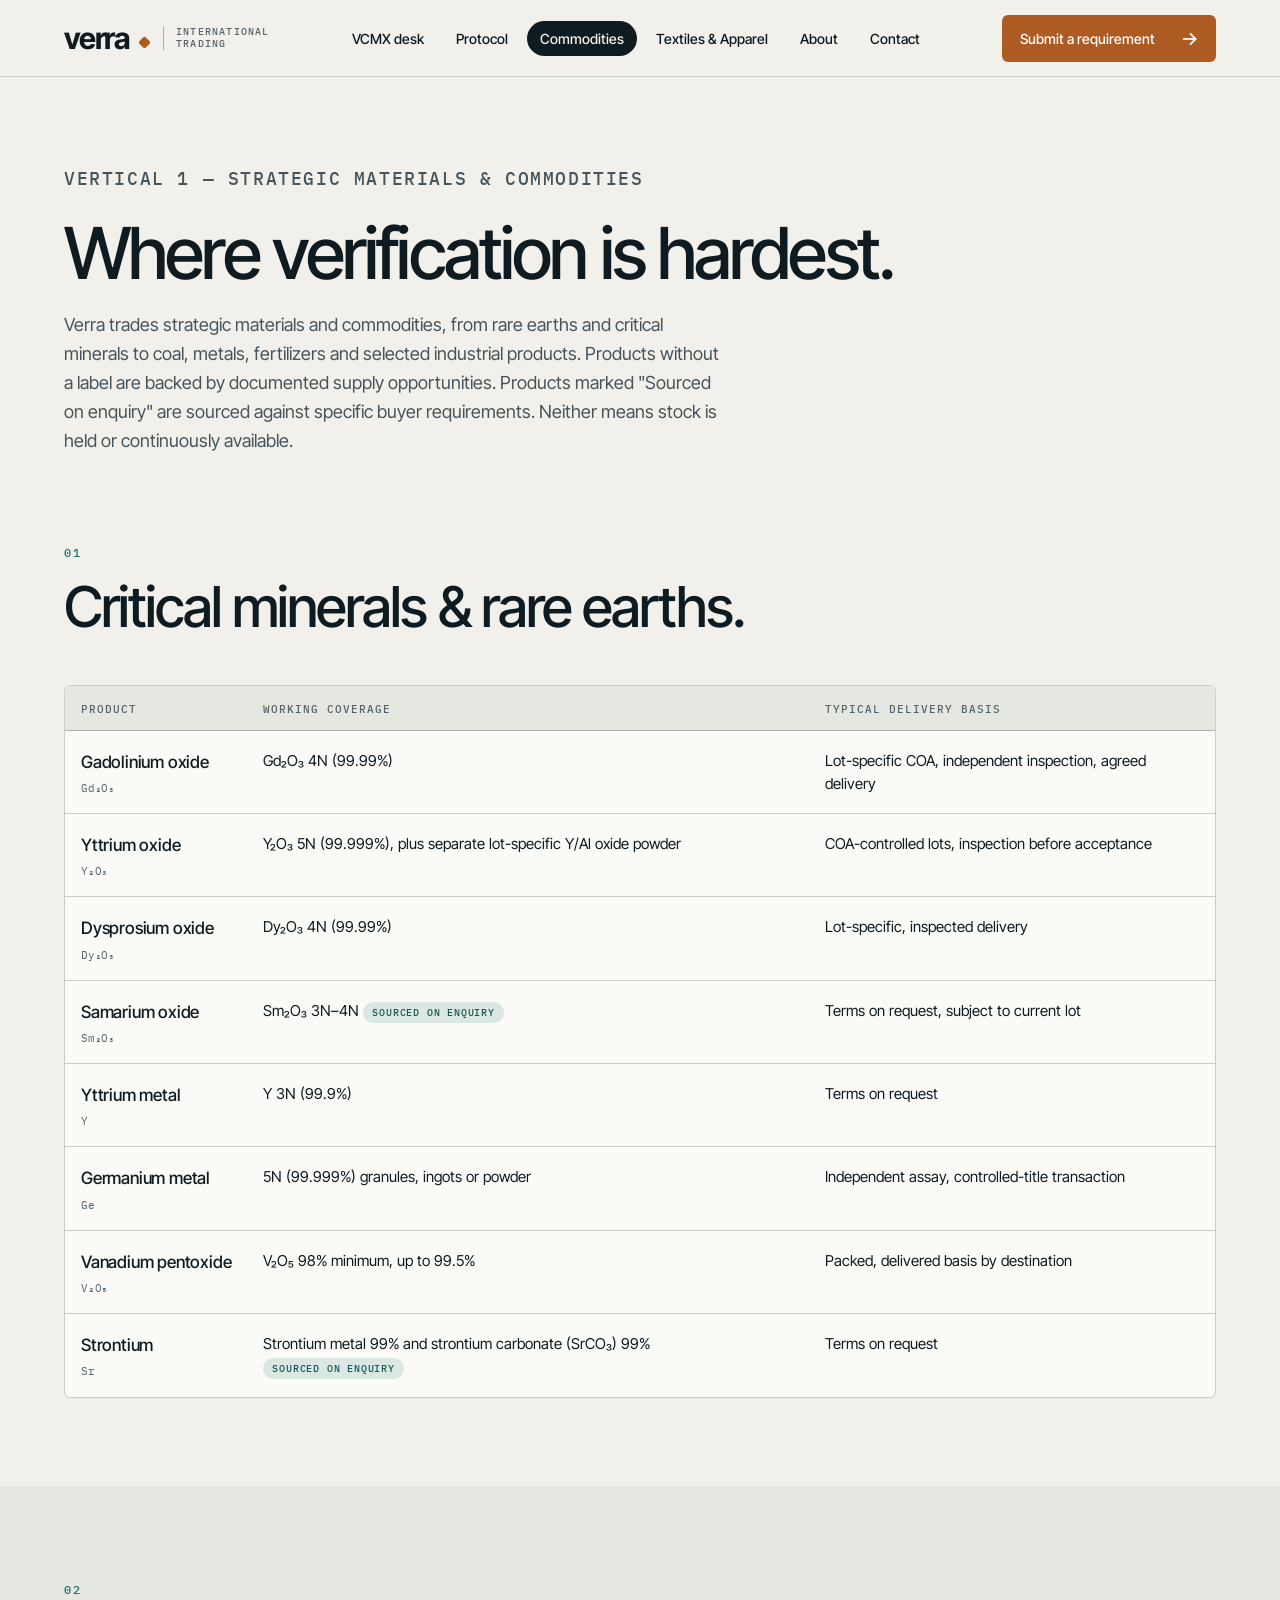
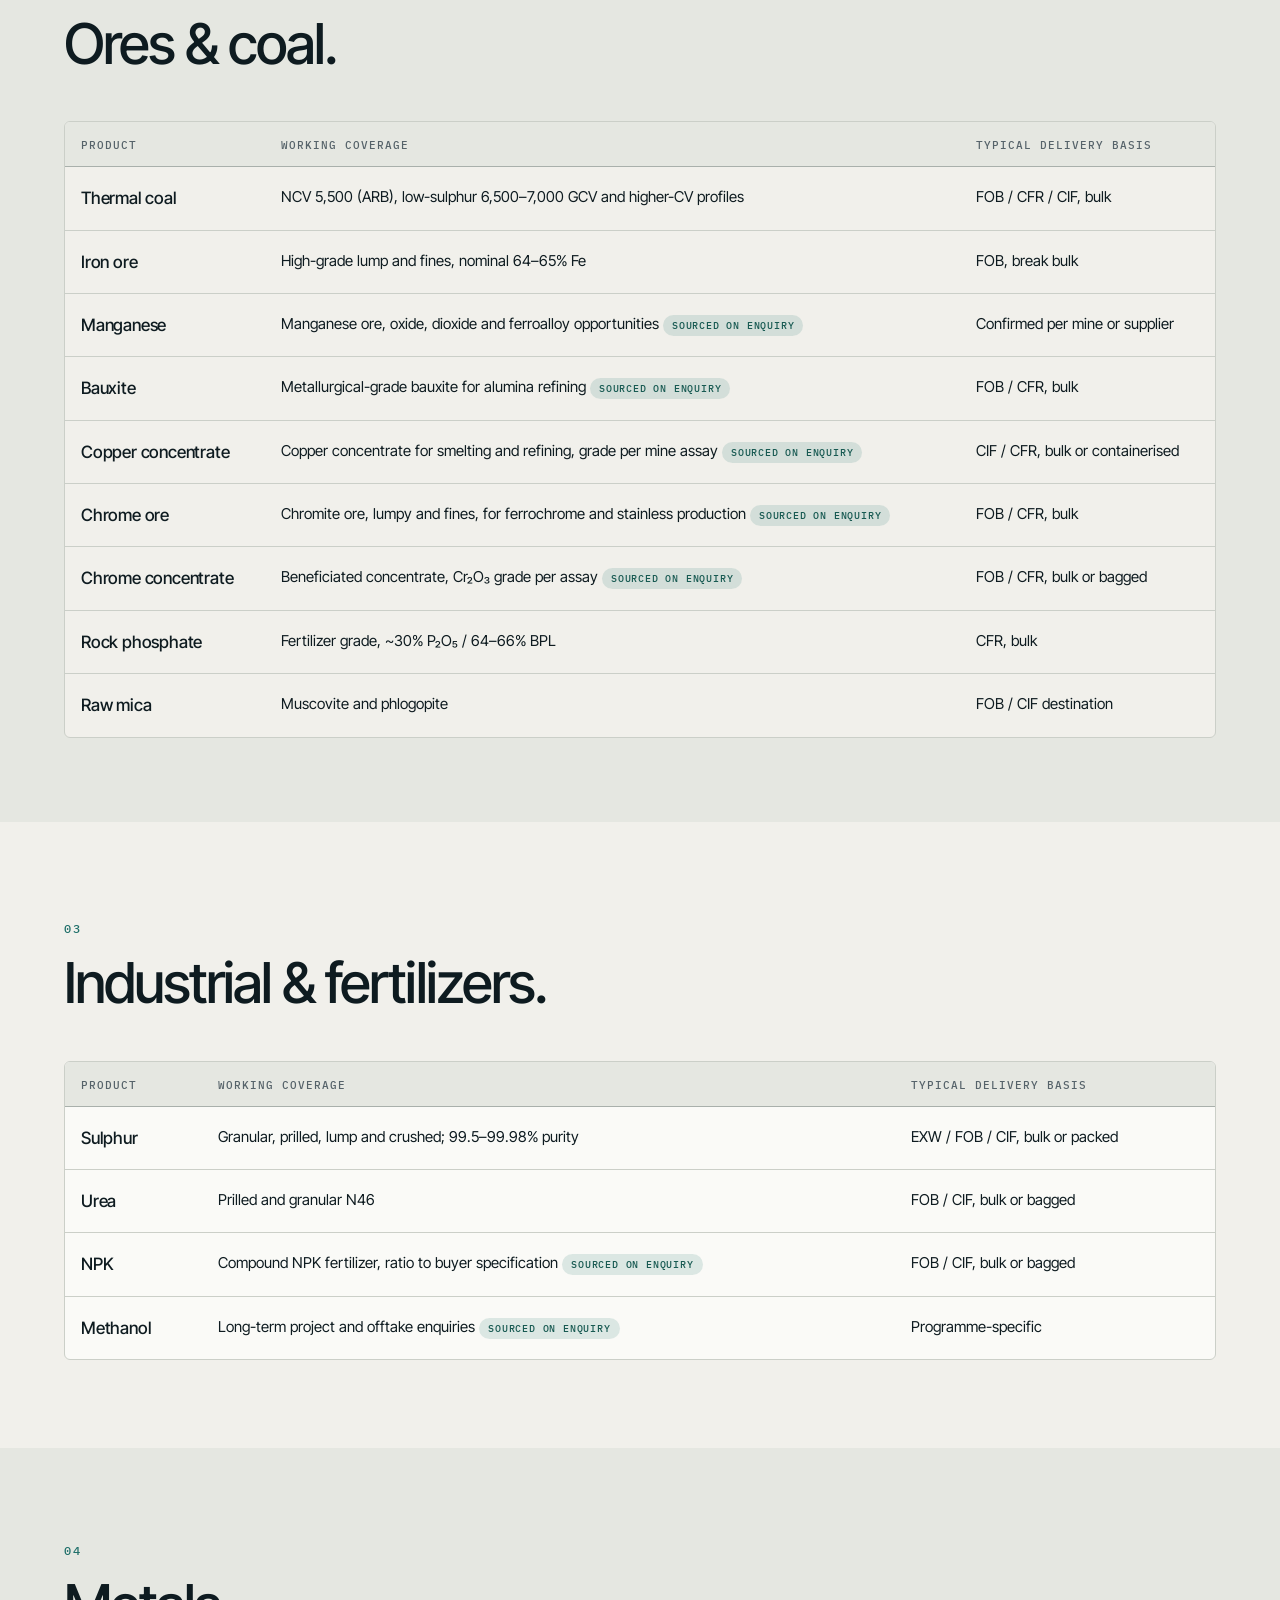
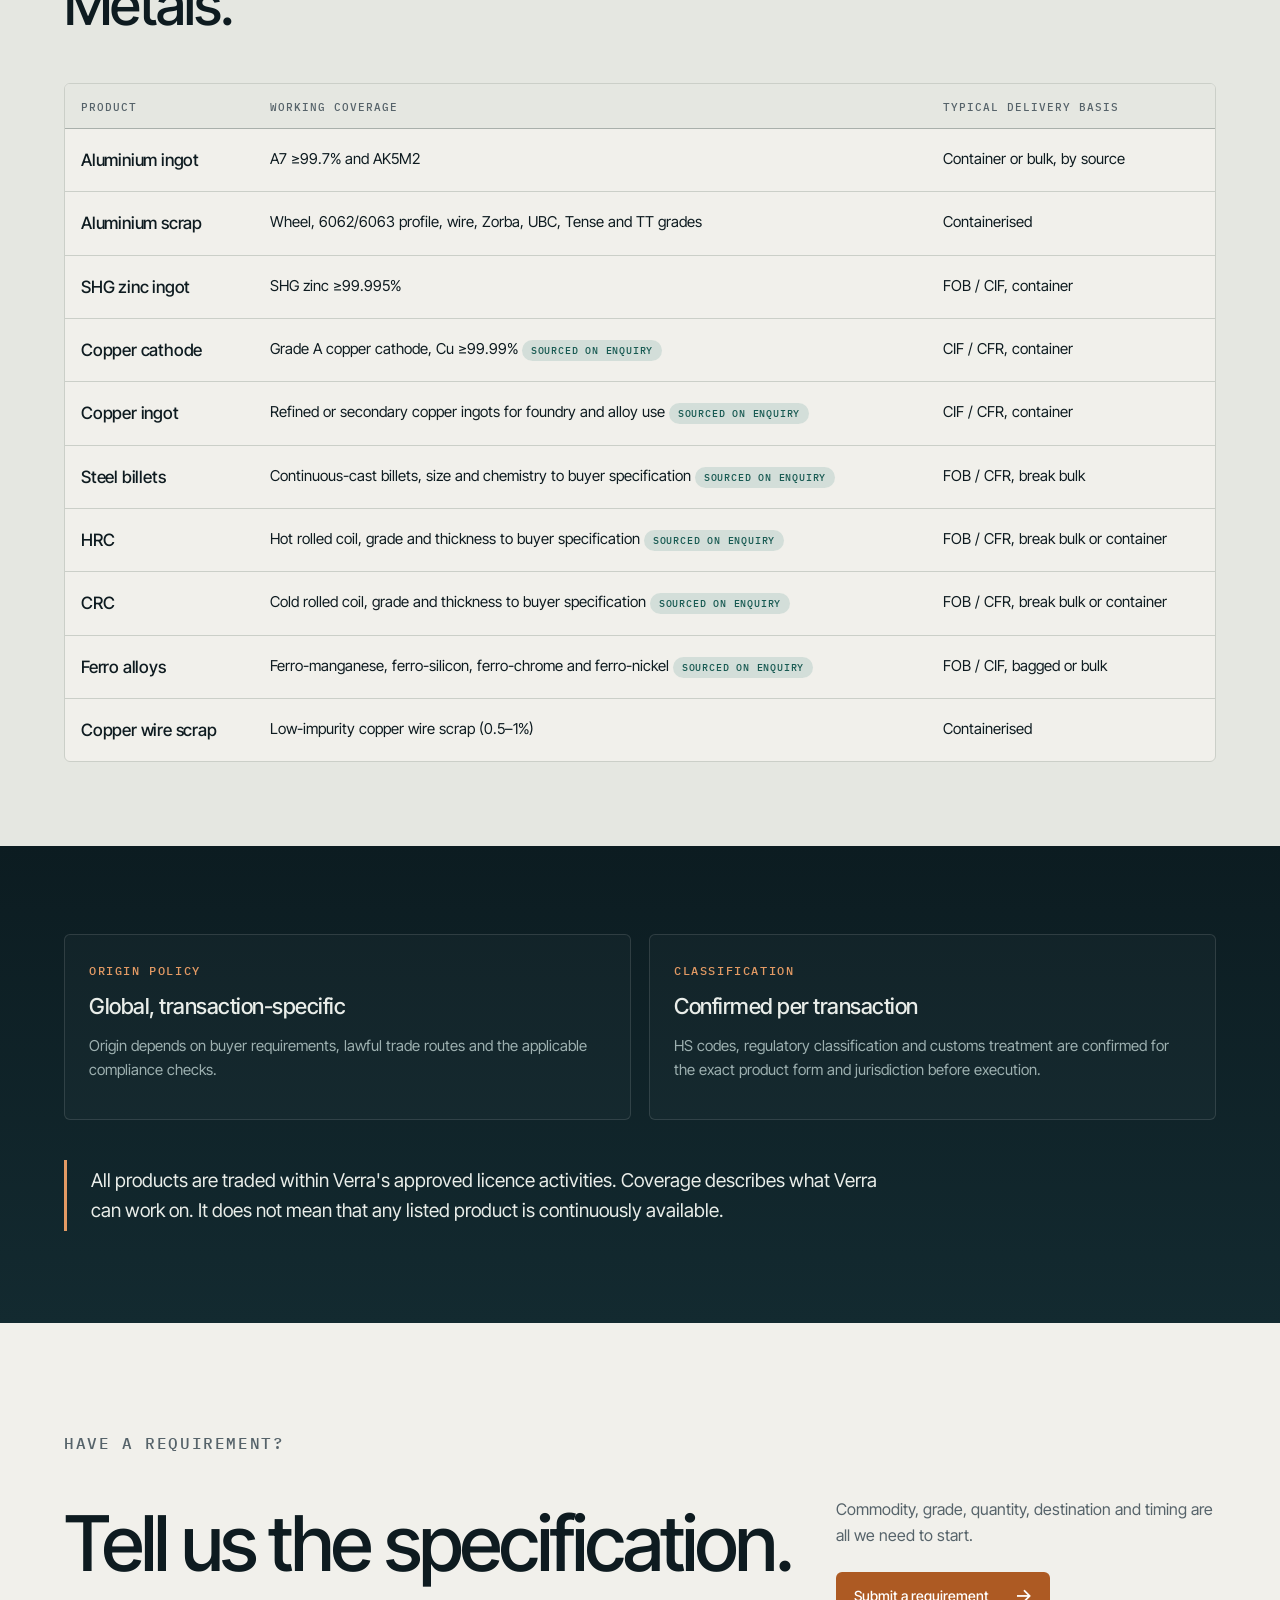
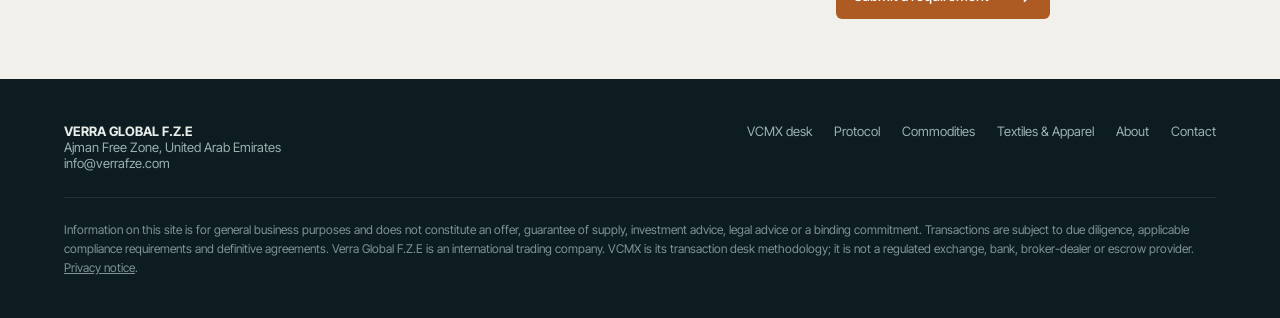
<file: commodities.html>
<!doctype html>
<html lang="en">
<head>
<meta charset="utf-8">
<meta name="viewport" content="width=device-width, initial-scale=1">
<title>Commodity Coverage — Verra Global</title>
<meta name="description" content="VCMX commodity coverage: rare-earth oxides, germanium, vanadium, thermal coal, iron ore, chrome, bauxite, copper, steel, ferro alloys, sulphur, urea, NPK, methanol, rock phosphate, aluminium and other metals.">
<link rel="icon" href="data:image/svg+xml,%3Csvg xmlns=%22http://www.w3.org/2000/svg%22 viewBox=%220 0 32 32%22%3E%3Crect x=%229%22 y=%229%22 width=%2214%22 height=%2214%22 rx=%222%22 transform=%22rotate(45 16 16)%22 fill=%22%23ad5a23%22/%3E%3C/svg%3E">
<link rel="preconnect" href="https://fonts.googleapis.com">
<link rel="preconnect" href="https://fonts.gstatic.com" crossorigin>
<link rel="stylesheet" href="https://fonts.googleapis.com/css2?family=IBM+Plex+Mono:wght@400;500&family=Inter+Tight:wght@400;500;600;700&display=swap">
<link rel="stylesheet" href="assets/site.css?v=9">
</head>
<body>
<a class="skip" href="#main">Skip to content</a>
<header class="nav">
  <div class="shell nav-inner">
    <a class="brand" href="index.html" aria-label="Verra Global home">verra<span class="brand-dot"></span><small>INTERNATIONAL<br>TRADING</small></a>
    <button class="menu-btn" aria-expanded="false" aria-controls="navlinks">MENU</button>
    <nav class="navlinks" id="navlinks" aria-label="Main">
      <a href="platform.html">VCMX desk</a>
      <a href="protocol.html">Protocol</a>
      <a href="commodities.html" aria-current="page">Commodities</a>
      <a href="textiles.html">Textiles &amp; Apparel</a>
      <a href="about.html">About</a>
      <a href="contact.html">Contact</a>
    </nav>
    <a class="cta" href="contact.html">Submit a requirement <span>→</span></a>
  </div>
</header>

<main id="main">
  <section class="page-hero shell">
    <p class="eyebrow signal">Vertical 1 — Strategic materials &amp; commodities</p>
    <h1>Where verification is hardest.</h1>
    <p>Verra trades strategic materials and commodities, from rare earths and critical minerals to coal, metals, fertilizers and selected industrial products. Products without a label are backed by documented supply opportunities. Products marked "Sourced on enquiry" are sourced against specific buyer requirements. Neither means stock is held or continuously available.</p>
  </section>

  <section class="light-section" style="padding-top:0">
    <div class="shell">
      <div class="section-top">
        <div>
          <p class="eyebrow signal">01</p>
          <h2>Critical minerals &amp; rare earths.</h2>
        </div>
      </div>
      <div class="table-wrap">
        <table>
          <thead><tr><th scope="col">Product</th><th scope="col">Working coverage</th><th scope="col">Typical delivery basis</th></tr></thead>
          <tbody>
            <tr><td>Gadolinium oxide<small>Gd₂O₃</small></td><td>Gd₂O₃ 4N (99.99%)</td><td>Lot-specific COA, independent inspection, agreed delivery</td></tr>
            <tr><td>Yttrium oxide<small>Y₂O₃</small></td><td>Y₂O₃ 5N (99.999%), plus separate lot-specific Y/Al oxide powder</td><td>COA-controlled lots, inspection before acceptance</td></tr>
            <tr><td>Dysprosium oxide<small>Dy₂O₃</small></td><td>Dy₂O₃ 4N (99.99%)</td><td>Lot-specific, inspected delivery</td></tr>
            <tr><td>Samarium oxide<small>Sm₂O₃</small></td><td>Sm₂O₃ 3N–4N <span class="tag">Sourced on enquiry</span></td><td>Terms on request, subject to current lot</td></tr>
            <tr><td>Yttrium metal<small>Y</small></td><td>Y 3N (99.9%)</td><td>Terms on request</td></tr>
            <tr><td>Germanium metal<small>Ge</small></td><td>5N (99.999%) granules, ingots or powder</td><td>Independent assay, controlled-title transaction</td></tr>
            <tr><td>Vanadium pentoxide<small>V₂O₅</small></td><td>V₂O₅ 98% minimum, up to 99.5%</td><td>Packed, delivered basis by destination</td></tr>
            <tr><td>Strontium<small>Sr</small></td><td>Strontium metal 99% and strontium carbonate (SrCO₃) 99% <span class="tag">Sourced on enquiry</span></td><td>Terms on request</td></tr>
          </tbody>
        </table>
      </div>
    </div>
  </section>

  <section class="alt-section">
    <div class="shell">
      <div class="section-top">
        <div>
          <p class="eyebrow signal">02</p>
          <h2>Ores &amp; coal.</h2>
        </div>
      </div>
      <div class="table-wrap">
        <table>
          <thead><tr><th scope="col">Product</th><th scope="col">Working coverage</th><th scope="col">Typical delivery basis</th></tr></thead>
          <tbody>
            <tr><td>Thermal coal</td><td>NCV 5,500 (ARB), low-sulphur 6,500–7,000 GCV and higher-CV profiles</td><td>FOB / CFR / CIF, bulk</td></tr>
            <tr><td>Iron ore</td><td>High-grade lump and fines, nominal 64–65% Fe</td><td>FOB, break bulk</td></tr>
            <tr><td>Manganese</td><td>Manganese ore, oxide, dioxide and ferroalloy opportunities <span class="tag">Sourced on enquiry</span></td><td>Confirmed per mine or supplier</td></tr>
            <tr><td>Bauxite</td><td>Metallurgical-grade bauxite for alumina refining <span class="tag">Sourced on enquiry</span></td><td>FOB / CFR, bulk</td></tr>
            <tr><td>Copper concentrate</td><td>Copper concentrate for smelting and refining, grade per mine assay <span class="tag">Sourced on enquiry</span></td><td>CIF / CFR, bulk or containerised</td></tr>
            <tr><td>Chrome ore</td><td>Chromite ore, lumpy and fines, for ferrochrome and stainless production <span class="tag">Sourced on enquiry</span></td><td>FOB / CFR, bulk</td></tr>
            <tr><td>Chrome concentrate</td><td>Beneficiated concentrate, Cr₂O₃ grade per assay <span class="tag">Sourced on enquiry</span></td><td>FOB / CFR, bulk or bagged</td></tr>
            <tr><td>Rock phosphate</td><td>Fertilizer grade, ~30% P₂O₅ / 64–66% BPL</td><td>CFR, bulk</td></tr>
            <tr><td>Raw mica</td><td>Muscovite and phlogopite</td><td>FOB / CIF destination</td></tr>
          </tbody>
        </table>
      </div>
    </div>
  </section>

  <section class="light-section">
    <div class="shell">
      <div class="section-top">
        <div>
          <p class="eyebrow signal">03</p>
          <h2>Industrial &amp; fertilizers.</h2>
        </div>
      </div>
      <div class="table-wrap">
        <table>
          <thead><tr><th scope="col">Product</th><th scope="col">Working coverage</th><th scope="col">Typical delivery basis</th></tr></thead>
          <tbody>
            <tr><td>Sulphur</td><td>Granular, prilled, lump and crushed; 99.5–99.98% purity</td><td>EXW / FOB / CIF, bulk or packed</td></tr>
            <tr><td>Urea</td><td>Prilled and granular N46</td><td>FOB / CIF, bulk or bagged</td></tr>
            <tr><td>NPK</td><td>Compound NPK fertilizer, ratio to buyer specification <span class="tag">Sourced on enquiry</span></td><td>FOB / CIF, bulk or bagged</td></tr>
            <tr><td>Methanol</td><td>Long-term project and offtake enquiries <span class="tag">Sourced on enquiry</span></td><td>Programme-specific</td></tr>
          </tbody>
        </table>
      </div>
    </div>
  </section>

  <section class="alt-section">
    <div class="shell">
      <div class="section-top">
        <div>
          <p class="eyebrow signal">04</p>
          <h2>Metals.</h2>
        </div>
      </div>
      <div class="table-wrap">
        <table>
          <thead><tr><th scope="col">Product</th><th scope="col">Working coverage</th><th scope="col">Typical delivery basis</th></tr></thead>
          <tbody>
            <tr><td>Aluminium ingot</td><td>A7 ≥99.7% and AK5M2</td><td>Container or bulk, by source</td></tr>
            <tr><td>Aluminium scrap</td><td>Wheel, 6062/6063 profile, wire, Zorba, UBC, Tense and TT grades</td><td>Containerised</td></tr>
            <tr><td>SHG zinc ingot</td><td>SHG zinc ≥99.995%</td><td>FOB / CIF, container</td></tr>
            <tr><td>Copper cathode</td><td>Grade A copper cathode, Cu ≥99.99% <span class="tag">Sourced on enquiry</span></td><td>CIF / CFR, container</td></tr>
            <tr><td>Copper ingot</td><td>Refined or secondary copper ingots for foundry and alloy use <span class="tag">Sourced on enquiry</span></td><td>CIF / CFR, container</td></tr>
            <tr><td>Steel billets</td><td>Continuous-cast billets, size and chemistry to buyer specification <span class="tag">Sourced on enquiry</span></td><td>FOB / CFR, break bulk</td></tr>
            <tr><td>HRC</td><td>Hot rolled coil, grade and thickness to buyer specification <span class="tag">Sourced on enquiry</span></td><td>FOB / CFR, break bulk or container</td></tr>
            <tr><td>CRC</td><td>Cold rolled coil, grade and thickness to buyer specification <span class="tag">Sourced on enquiry</span></td><td>FOB / CFR, break bulk or container</td></tr>
            <tr><td>Ferro alloys</td><td>Ferro-manganese, ferro-silicon, ferro-chrome and ferro-nickel <span class="tag">Sourced on enquiry</span></td><td>FOB / CIF, bagged or bulk</td></tr>
            <tr><td>Copper wire scrap</td><td>Low-impurity copper wire scrap (0.5–1%)</td><td>Containerised</td></tr>
          </tbody>
        </table>
      </div>
    </div>
  </section>

  <section class="dark-section">
    <div class="shell">
      <div class="grid two">
        <article><span class="eyebrow signal">Origin policy</span><h3>Global, transaction-specific</h3><p>Origin depends on buyer requirements, lawful trade routes and the applicable compliance checks.</p></article>
        <article><span class="eyebrow signal">Classification</span><h3>Confirmed per transaction</h3><p>HS codes, regulatory classification and customs treatment are confirmed for the exact product form and jurisdiction before execution.</p></article>
      </div>
      <div class="callout"><p>All products are traded within Verra's approved licence activities. Coverage describes what Verra can work on. It does not mean that any listed product is continuously available.</p></div>
    </div>
  </section>

  <section class="contact shell">
    <p class="eyebrow signal">Have a requirement?</p>
    <div class="contact-inner">
      <h2>Tell us the specification.</h2>
      <div>
        <p>Commodity, grade, quantity, destination and timing are all we need to start.</p>
        <a class="cta" href="contact.html">Submit a requirement <span>→</span></a>
      </div>
    </div>
  </section>
</main>

<footer class="shell">
  <div class="footer">
    <div><strong>VERRA GLOBAL F.Z.E</strong><br>Ajman Free Zone, United Arab Emirates<br><a href="mailto:info@verrafze.com">info@verrafze.com</a></div>
    <nav class="footer-nav" aria-label="Footer">
      <a href="platform.html">VCMX desk</a><a href="protocol.html">Protocol</a><a href="commodities.html">Commodities</a><a href="textiles.html">Textiles &amp; Apparel</a><a href="about.html">About</a><a href="contact.html">Contact</a>
    </nav>
  </div>
  <p class="legal">Information on this site is for general business purposes and does not constitute an offer, guarantee of supply, investment advice, legal advice or a binding commitment. Transactions are subject to due diligence, applicable compliance requirements and definitive agreements. Verra Global F.Z.E is an international trading company. VCMX is its transaction desk methodology; it is not a regulated exchange, bank, broker-dealer or escrow provider. <a href="privacy.html" style="text-decoration:underline">Privacy notice</a>.</p>
</footer>
<script src="assets/site.js?v=8"></script>
</body>
</html>
</file>
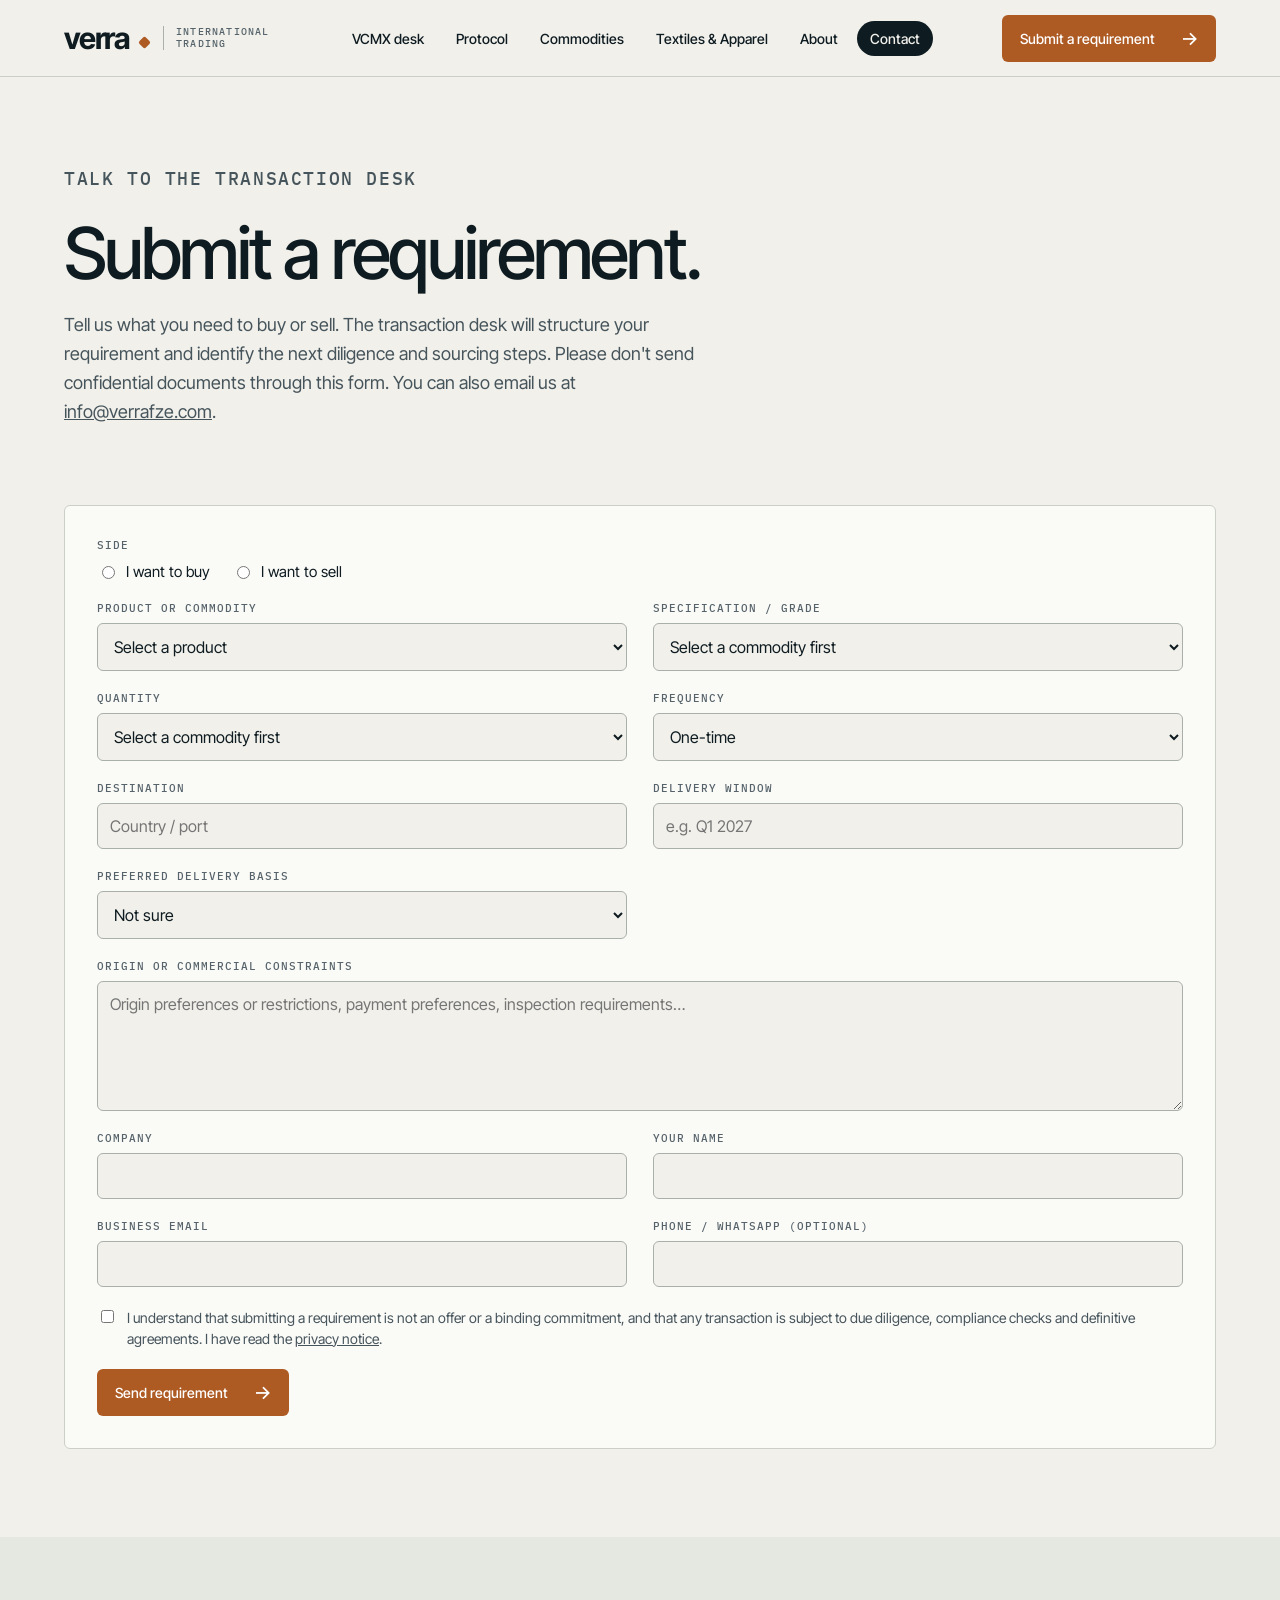
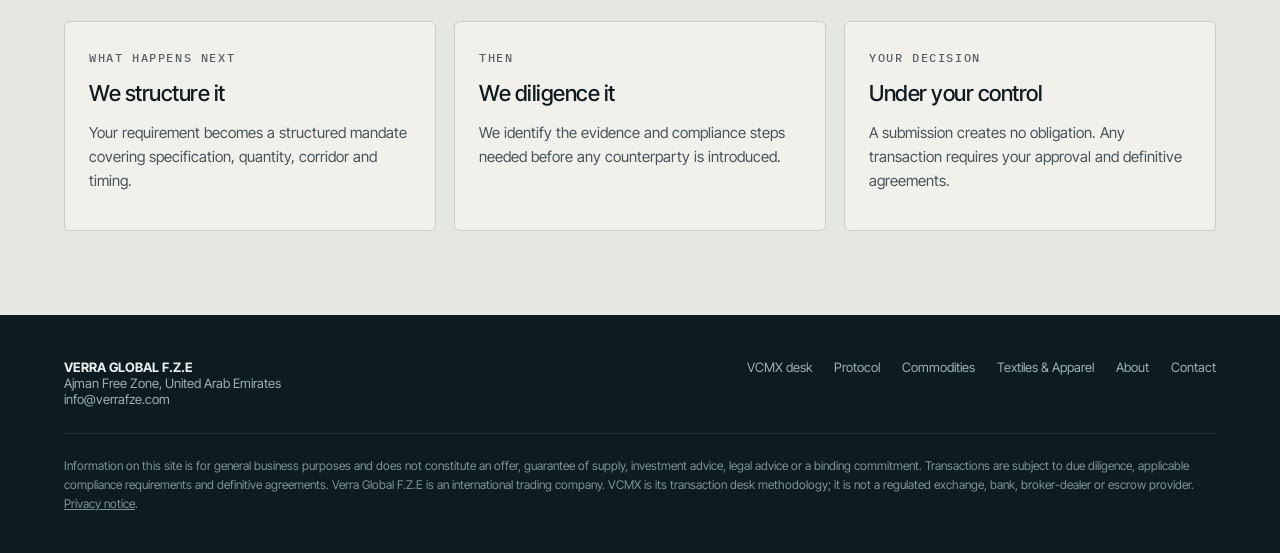
<file: contact.html>
<!doctype html>
<html lang="en">
<head>
<meta charset="utf-8">
<meta name="viewport" content="width=device-width, initial-scale=1">
<title>Submit a Requirement — Verra Global</title>
<meta name="description" content="Submit a buy-side or sell-side commodity requirement to the VCMX transaction desk.">
<link rel="icon" href="data:image/svg+xml,%3Csvg xmlns=%22http://www.w3.org/2000/svg%22 viewBox=%220 0 32 32%22%3E%3Crect x=%229%22 y=%229%22 width=%2214%22 height=%2214%22 rx=%222%22 transform=%22rotate(45 16 16)%22 fill=%22%23ad5a23%22/%3E%3C/svg%3E">
<link rel="preconnect" href="https://fonts.googleapis.com">
<link rel="preconnect" href="https://fonts.gstatic.com" crossorigin>
<link rel="stylesheet" href="https://fonts.googleapis.com/css2?family=IBM+Plex+Mono:wght@400;500&family=Inter+Tight:wght@400;500;600;700&display=swap">
<link rel="stylesheet" href="assets/site.css?v=9">
</head>
<body>
<a class="skip" href="#main">Skip to content</a>
<header class="nav">
  <div class="shell nav-inner">
    <a class="brand" href="index.html" aria-label="Verra Global home">verra<span class="brand-dot"></span><small>INTERNATIONAL<br>TRADING</small></a>
    <button class="menu-btn" aria-expanded="false" aria-controls="navlinks">MENU</button>
    <nav class="navlinks" id="navlinks" aria-label="Main">
      <a href="platform.html">VCMX desk</a>
      <a href="protocol.html">Protocol</a>
      <a href="commodities.html">Commodities</a>
      <a href="textiles.html">Textiles &amp; Apparel</a>
      <a href="about.html">About</a>
      <a href="contact.html" aria-current="page">Contact</a>
    </nav>
    <a class="cta" href="contact.html">Submit a requirement <span>→</span></a>
  </div>
</header>

<main id="main">
  <section class="page-hero shell">
    <p class="eyebrow signal">Talk to the transaction desk</p>
    <h1>Submit a requirement.</h1>
    <p>Tell us what you need to buy or sell. The transaction desk will structure your requirement and identify the next diligence and sourcing steps. Please don't send confidential documents through this form. You can also email us at <a href="mailto:info@verrafze.com" style="text-decoration:underline">info@verrafze.com</a>.</p>
  </section>

  <section class="light-section" style="padding-top:0">
    <div class="shell">
      <form class="form" id="enquiry" action="https://formsubmit.co/info@verrafze.com" method="POST">
        <input type="hidden" name="_subject" value="New VCMX requirement — verrafze.com">
        <input type="hidden" name="_template" value="table">
        <input type="text" name="_honey" style="display:none" tabindex="-1" autocomplete="off">
        <fieldset class="full">
          <legend>Side</legend>
          <label class="radio"><input type="radio" name="side" value="Buy" required> I want to buy</label>
          <label class="radio"><input type="radio" name="side" value="Sell"> I want to sell</label>
        </fieldset>
        <label>Product or commodity
          <select name="commodity" id="commodity" required>
            <option value="">Select a product</option>
            <optgroup label="Critical minerals &amp; rare earths">
              <option>Gadolinium oxide</option><option>Yttrium oxide</option><option>Dysprosium oxide</option><option>Samarium oxide</option><option>Yttrium metal</option><option>Germanium metal</option><option>Vanadium pentoxide</option><option>Strontium</option>
            </optgroup>
            <optgroup label="Ores &amp; coal">
              <option>Thermal coal</option><option>Iron ore</option><option>Manganese</option><option>Bauxite</option><option>Copper concentrate</option><option>Chrome ore</option><option>Chrome concentrate</option><option>Rock phosphate</option><option>Raw mica</option>
            </optgroup>
            <optgroup label="Industrial &amp; fertilizers">
              <option>Sulphur</option><option>Urea</option><option>NPK</option><option>Methanol</option>
            </optgroup>
            <optgroup label="Metals">
              <option>Aluminium ingot</option><option>Aluminium scrap</option><option>SHG zinc ingot</option><option>Copper cathode</option><option>Copper ingot</option><option>Steel billets</option><option>HRC</option><option>CRC</option><option>Ferro alloys</option><option>Copper wire scrap</option>
            </optgroup>
            <optgroup label="Textiles, fabrics &amp; apparel">
              <option>Finished garments</option><option>Woven fabrics</option><option>Knitted fabrics</option><option>Textile &amp; fashion products</option><option>Private-label manufacturing</option>
            </optgroup>
            <option>Other</option>
          </select>
        </label>
        <label>Specification / grade
          <select name="specification" id="specification" required>
            <option value="">Select a commodity first</option><option>Other / specify in notes</option>
          </select>
        </label>
        <label>Quantity
          <select name="quantity" id="quantity" required>
            <option value="">Select a commodity first</option><option>Other / specify in notes</option>
          </select>
        </label>
        <label>Frequency
          <select name="frequency">
            <option>One-time</option><option>Monthly</option><option>Quarterly</option><option>Annual contract</option>
          </select>
        </label>
        <label>Destination
          <input name="destination" placeholder="Country / port">
        </label>
        <label>Delivery window
          <input name="delivery_window" placeholder="e.g. Q1 2027">
        </label>
        <label>Preferred delivery basis
          <select name="incoterm">
            <option value="">Not sure</option><option>FOB</option><option>CIF</option><option>CFR</option><option>EXW</option><option>Ex-warehouse</option><option>Other</option>
          </select>
        </label>
        <label class="full">Origin or commercial constraints
          <textarea name="constraints" placeholder="Origin preferences or restrictions, payment preferences, inspection requirements…"></textarea>
        </label>
        <label>Company
          <input name="company" required autocomplete="organization">
        </label>
        <label>Your name
          <input name="name" required autocomplete="name">
        </label>
        <label>Business email
          <input type="email" name="email" required autocomplete="email">
        </label>
        <label>Phone / WhatsApp (optional)
          <input type="tel" name="phone" autocomplete="tel">
        </label>
        <label class="consent full"><input type="checkbox" name="consent" value="yes" required> <span>I understand that submitting a requirement is not an offer or a binding commitment, and that any transaction is subject to due diligence, compliance checks and definitive agreements. I have read the <a href="privacy.html" target="_blank" style="text-decoration:underline">privacy notice</a>.</span></label>
        <div class="full"><button class="cta" type="submit">Send requirement <span>→</span></button></div>
      </form>
      <div class="form-status" id="form-status" hidden aria-live="polite">
        <div class="status-sending">
          <div class="status-bar" aria-hidden="true"><span></span></div>
          <p class="eyebrow signal">Sending</p>
          <h2>Sending your requirement…</h2>
          <p>We're passing your details to the Verra transaction desk. This usually takes a few seconds.</p>
        </div>
        <div class="status-done" hidden>
          <div class="status-tick" aria-hidden="true">✓</div>
          <p class="eyebrow signal">Received</p>
          <h2>Thank you, your requirement is on its way.</h2>
          <p>The Verra team will review it and come back to you by email, usually within one business day. A copy has gone to <a href="mailto:info@verrafze.com" style="text-decoration:underline">info@verrafze.com</a>.</p>
          <p><a class="text-link" href="index.html">Back to home <span>→</span></a></p>
        </div>
        <div class="status-error" hidden>
          <p class="eyebrow signal">Not sent</p>
          <h2>Something went wrong.</h2>
          <p>Your requirement could not be sent. Please email it to <a href="mailto:info@verrafze.com" style="text-decoration:underline">info@verrafze.com</a> or <a href="contact.html" style="text-decoration:underline">try again</a>.</p>
        </div>
      </div>
    </div>
  </section>

  <section class="alt-section">
    <div class="shell">
      <div class="grid">
        <article><span class="eyebrow">What happens next</span><h3>We structure it</h3><p>Your requirement becomes a structured mandate covering specification, quantity, corridor and timing.</p></article>
        <article><span class="eyebrow">Then</span><h3>We diligence it</h3><p>We identify the evidence and compliance steps needed before any counterparty is introduced.</p></article>
        <article><span class="eyebrow">Your decision</span><h3>Under your control</h3><p>A submission creates no obligation. Any transaction requires your approval and definitive agreements.</p></article>
      </div>
    </div>
  </section>
</main>

<footer class="shell">
  <div class="footer">
    <div><strong>VERRA GLOBAL F.Z.E</strong><br>Ajman Free Zone, United Arab Emirates<br><a href="mailto:info@verrafze.com">info@verrafze.com</a></div>
    <nav class="footer-nav" aria-label="Footer">
      <a href="platform.html">VCMX desk</a><a href="protocol.html">Protocol</a><a href="commodities.html">Commodities</a><a href="textiles.html">Textiles &amp; Apparel</a><a href="about.html">About</a><a href="contact.html">Contact</a>
    </nav>
  </div>
  <p class="legal">Information on this site is for general business purposes and does not constitute an offer, guarantee of supply, investment advice, legal advice or a binding commitment. Transactions are subject to due diligence, applicable compliance requirements and definitive agreements. Verra Global F.Z.E is an international trading company. VCMX is its transaction desk methodology; it is not a regulated exchange, bank, broker-dealer or escrow provider. <a href="privacy.html" style="text-decoration:underline">Privacy notice</a>.</p>
</footer>
<script src="assets/site.js?v=8"></script>
<script>
  // Grade and quantity choices depend on the commodity picked.
  const OTHER = 'Other / specify in notes';
  const commodities = {
    "Gadolinium oxide": {
      "grades": [
        "Gd₂O₃ 4N (99.99%)"
      ],
      "quantities": [
        "Under 250 kg",
        "250–499 kg",
        "500–999 kg",
        "1,000–2,499 kg",
        "2,500–5,000 kg",
        "Over 5,000 kg"
      ]
    },
    "Yttrium oxide": {
      "grades": [
        "Y₂O₃ 5N (99.999%)",
        "Lot-specific Y/Al oxide powder"
      ],
      "quantities": [
        "Under 100 kg",
        "100–299 kg",
        "300–499 kg",
        "500–999 kg",
        "1,000–4,999 kg",
        "5,000 kg+"
      ]
    },
    "Dysprosium oxide": {
      "grades": [
        "Dy₂O₃ 4N (99.99%)"
      ],
      "quantities": [
        "Under 100 kg",
        "100–199 kg",
        "200–499 kg",
        "500–999 kg",
        "1,000–2,000 kg",
        "Over 2,000 kg"
      ]
    },
    "Samarium oxide": {
      "grades": [
        "Sm₂O₃ 3N (99.9%)",
        "Sm₂O₃ 4N (99.99%)"
      ],
      "quantities": [
        "Specify quantity (kg) in notes"
      ]
    },
    "Yttrium metal": {
      "grades": [
        "Y 3N (99.9%)"
      ],
      "quantities": [
        "Under 500 kg",
        "500–999 kg",
        "1,000–2,499 kg",
        "2,500–4,999 kg",
        "5,000–9,999 kg",
        "10,000 kg+"
      ]
    },
    "Germanium metal": {
      "grades": [
        "Ge 5N (99.999%) granules",
        "Ge 5N (99.999%) ingots",
        "Ge 5N (99.999%) powder"
      ],
      "quantities": [
        "Under 10 kg",
        "10–24 kg",
        "25–49 kg",
        "50–99 kg",
        "100–249 kg",
        "250 kg+"
      ]
    },
    "Vanadium pentoxide": {
      "grades": [
        "V₂O₅ 98% minimum",
        "V₂O₅ 98–99.5%"
      ],
      "quantities": [
        "Under 5 MT",
        "5–9 MT",
        "10–15 MT",
        "16–25 MT",
        "26–50 MT",
        "Over 50 MT"
      ]
    },
    "Strontium": {
      "grades": [
        "Strontium metal 99%",
        "Strontium carbonate (SrCO₃) 99%"
      ],
      "quantities": [
        "Specify quantity (kg) in notes"
      ]
    },
    "Thermal coal": {
      "grades": [
        "NCV 5,500 (ARB) class",
        "Low-sulphur, GCV 6,500–7,000 class",
        "GCV 5,500–6,500, sulphur up to ~2%"
      ],
      "quantities": [
        "Under 30,000 MT",
        "30,000–39,999 MT",
        "40,000–49,999 MT",
        "50,000–59,999 MT",
        "60,000 MT+",
        "Long-term monthly programme"
      ]
    },
    "Iron ore": {
      "grades": [
        "Fe 60%+",
        "Fe 62%+",
        "Nominal Fe 64–65%",
        "Lump/fines 0–50 mm",
        "Fines 0–15 mm"
      ],
      "quantities": [
        "Under 25,000 MT",
        "25,000–49,999 MT",
        "50,000 MT",
        "50,001–59,999 MT",
        "60,000 MT",
        "Over 60,000 MT"
      ]
    },
    "Manganese": {
      "grades": [
        "High-grade manganese ore",
        "Manganese oxide",
        "Manganese dioxide",
        "Manganese ferroalloys"
      ],
      "quantities": [
        "Specify quantity (MT) in notes"
      ]
    },
    "Rock phosphate": {
      "grades": [
        "P₂O₅ 30% minimum",
        "BPL 64–66%",
        "P₂O₅ 29.3–30.2%"
      ],
      "quantities": [
        "Under 25,000 MT",
        "25,000–39,999 MT",
        "40,000–49,999 MT",
        "50,000 MT",
        "Over 50,000 MT",
        "Monthly programme"
      ]
    },
    "Raw mica": {
      "grades": [
        "Muscovite",
        "Phlogopite",
        "Other raw mica grade"
      ],
      "quantities": [
        "Specify quantity (MT) in notes"
      ]
    },
    "Sulphur": {
      "grades": [
        "Granular ≥99.5%",
        "Granular ≥99.7%",
        "Granular ≥99.8%",
        "Granular ≥99.9%",
        "Granular / prilled ≥99.95%",
        "High-purity ≥99.98%",
        "Lump / crushed ≥99.8%"
      ],
      "quantities": [
        "Under 5,000 MT",
        "5,000–24,999 MT",
        "25,000–29,999 MT",
        "30,000–49,999 MT",
        "50,000 MT",
        "Over 50,000 MT",
        "Monthly / annual contract"
      ]
    },
    "Urea": {
      "grades": [
        "Prilled urea N46, agriculture grade",
        "Granular urea N46"
      ],
      "quantities": [
        "Under 10,000 MT",
        "10,000–24,999 MT",
        "25,000–49,999 MT",
        "50,000–99,999 MT",
        "100,000 MT",
        "Monthly programme"
      ]
    },
    "Methanol": {
      "grades": [
        "Long-term offtake / project enquiry"
      ],
      "quantities": [
        "Specify quantity (MT) in notes"
      ]
    },
    "Aluminium ingot": {
      "grades": [
        "A7 ≥99.7%",
        "AK5M2"
      ],
      "quantities": [
        "Under 25 MT",
        "25–99 MT",
        "100–249 MT",
        "250–499 MT",
        "500 MT",
        "500 MT+ monthly"
      ]
    },
    "Aluminium scrap": {
      "grades": [
        "Wheel scrap",
        "6062 profile scrap",
        "6063 profile scrap",
        "Aluminium wire scrap",
        "Zorba",
        "UBC",
        "ISRI Tense",
        "TT hammered / shredded"
      ],
      "quantities": [
        "1 container",
        "2–4 containers",
        "5–9 containers",
        "10–19 containers",
        "20+ containers"
      ]
    },
    "SHG zinc ingot": {
      "grades": [
        "SHG zinc 99.995% minimum"
      ],
      "quantities": [
        "1 container",
        "2–4 containers",
        "5–9 containers",
        "10+ containers"
      ]
    },
    "Copper wire scrap": {
      "grades": [
        "Copper wire scrap, 0.5–1% impurities"
      ],
      "quantities": [
        "1 container",
        "2 containers",
        "3–5 containers",
        "6–10 containers",
        "10+ containers"
      ]
    }
  };
  Object.assign(commodities, {"Bauxite": {"grades": ["Metallurgical-grade bauxite"], "quantities": ["Under 25,000 MT", "25,000–49,999 MT", "50,000 MT+", "Monthly / annual contract"]}, "Copper concentrate": {"grades": ["Cu 20–25%", "Cu 25–30%", "Cu 30%+"], "quantities": ["Under 1,000 MT", "1,000–4,999 MT", "5,000–9,999 MT", "10,000 MT+", "Monthly / annual contract"]}, "NPK": {"grades": ["NPK 15-15-15", "NPK 16-16-16", "NPK 20-10-10"], "quantities": ["Under 5,000 MT", "5,000–24,999 MT", "25,000–49,999 MT", "50,000 MT+", "Monthly programme"]}, "Copper cathode": {"grades": ["Grade A, Cu ≥99.99%"], "quantities": ["Under 100 MT", "100–499 MT", "500–999 MT", "1,000 MT+", "Monthly / annual contract"]}, "Chrome ore": {"grades": ["Lumpy", "Fines", "Cr₂O₃ 40–42%", "Cr₂O₃ 44%+"], "quantities": ["Under 10,000 MT", "10,000–24,999 MT", "25,000–49,999 MT", "50,000 MT+", "Monthly / annual contract"]}, "Chrome concentrate": {"grades": ["Cr₂O₃ 40–42%", "Cr₂O₃ 44–46%", "Cr₂O₃ 46%+"], "quantities": ["Under 10,000 MT", "10,000–24,999 MT", "25,000 MT+", "Monthly / annual contract"]}, "Copper ingot": {"grades": ["Refined copper ingot", "Secondary copper ingot"], "quantities": ["Under 100 MT", "100–499 MT", "500 MT+", "Monthly / annual contract"]}, "Steel billets": {"grades": ["100×100 mm", "125×125 mm", "150×150 mm", "3SP / 5SP"], "quantities": ["Under 5,000 MT", "5,000–19,999 MT", "20,000–49,999 MT", "50,000 MT+", "Monthly programme"]}, "HRC": {"grades": ["SS400 / Q235", "S235 / S275", "S355", "API / pipe grade"], "quantities": ["Under 1,000 MT", "1,000–4,999 MT", "5,000–19,999 MT", "20,000 MT+", "Monthly programme"]}, "CRC": {"grades": ["SPCC / DC01", "DC03 / DC04", "Full hard"], "quantities": ["Under 1,000 MT", "1,000–4,999 MT", "5,000–19,999 MT", "20,000 MT+", "Monthly programme"]}, "Ferro alloys": {"grades": ["Ferro-manganese", "Silico-manganese", "Ferro-silicon", "Ferro-chrome", "Ferro-nickel"], "quantities": ["Under 500 MT", "500–1,999 MT", "2,000–4,999 MT", "5,000 MT+", "Monthly programme"]}});
  Object.assign(commodities, {"Finished garments": {"grades": ["Menswear", "Womenswear", "Kidswear", "Workwear & uniforms", "Activewear"], "quantities": ["Under 1,000 pcs", "1,000–4,999 pcs", "5,000–19,999 pcs", "20,000–49,999 pcs", "50,000 pcs+"]}, "Woven fabrics": {"grades": ["Cotton", "Polyester", "Poly-cotton blend", "Viscose / rayon", "Linen", "Denim"], "quantities": ["Under 5,000 m", "5,000–19,999 m", "20,000–49,999 m", "50,000–99,999 m", "100,000 m+"]}, "Knitted fabrics": {"grades": ["Single jersey", "Interlock", "Rib", "Fleece", "Piqué"], "quantities": ["Under 1,000 kg", "1,000–4,999 kg", "5,000–19,999 kg", "20,000 kg+"]}, "Textile & fashion products": {"grades": ["Home textiles", "Fashion accessories", "Other textile products"], "quantities": ["Under 1,000 pcs", "1,000–4,999 pcs", "5,000–19,999 pcs", "20,000 pcs+"]}, "Private-label manufacturing": {"grades": ["Garment development & production", "Fabric development"], "quantities": ["Under 1,000 pcs per style", "1,000–4,999 pcs per style", "5,000 pcs+ per style"]}});
  const fill = (el, items) => {
    el.replaceChildren(new Option('Select…', ''), ...[...items, OTHER].map((t) => new Option(t)));
  };
  const commodity = document.getElementById('commodity');
  const update = () => {
    if (!commodity.value) return;
    const c = commodities[commodity.value] ?? { grades: [], quantities: [] };
    fill(document.getElementById('specification'), c.grades);
    fill(document.getElementById('quantity'), c.quantities);
  };
  commodity.addEventListener('change', update);
  update(); // the browser may restore a chosen commodity on reload

  // Send in the background so the visitor never waits on FormSubmit's own pages.
  // ponytail: if FormSubmit is slow we show "received" after 6 s while the keepalive request finishes; switch provider if it gets unreliable.
  const form = document.getElementById('enquiry');
  const status = document.getElementById('form-status');
  const show = (state) => {
    for (const k of ['sending', 'done', 'error']) status.querySelector('.status-' + k).hidden = k !== state;
  };
  form.addEventListener('submit', (e) => {
    e.preventDefault();
    const data = Object.fromEntries(new FormData(form));
    form.hidden = true;
    status.hidden = false;
    show('sending');
    status.scrollIntoView({ behavior: 'smooth', block: 'center' });
    const slow = setTimeout(() => show('done'), 6000);
    fetch('https://formsubmit.co/ajax/info@verrafze.com', {
      method: 'POST',
      headers: { 'Content-Type': 'application/json', Accept: 'application/json' },
      body: JSON.stringify(data),
      keepalive: true,
    })
      .then((r) => r.json())
      .then((r) => { clearTimeout(slow); show(String(r.success) === 'true' ? 'done' : 'error'); })
      .catch(() => { clearTimeout(slow); show('error'); });
  });
</script>
</body>
</html>
</file>
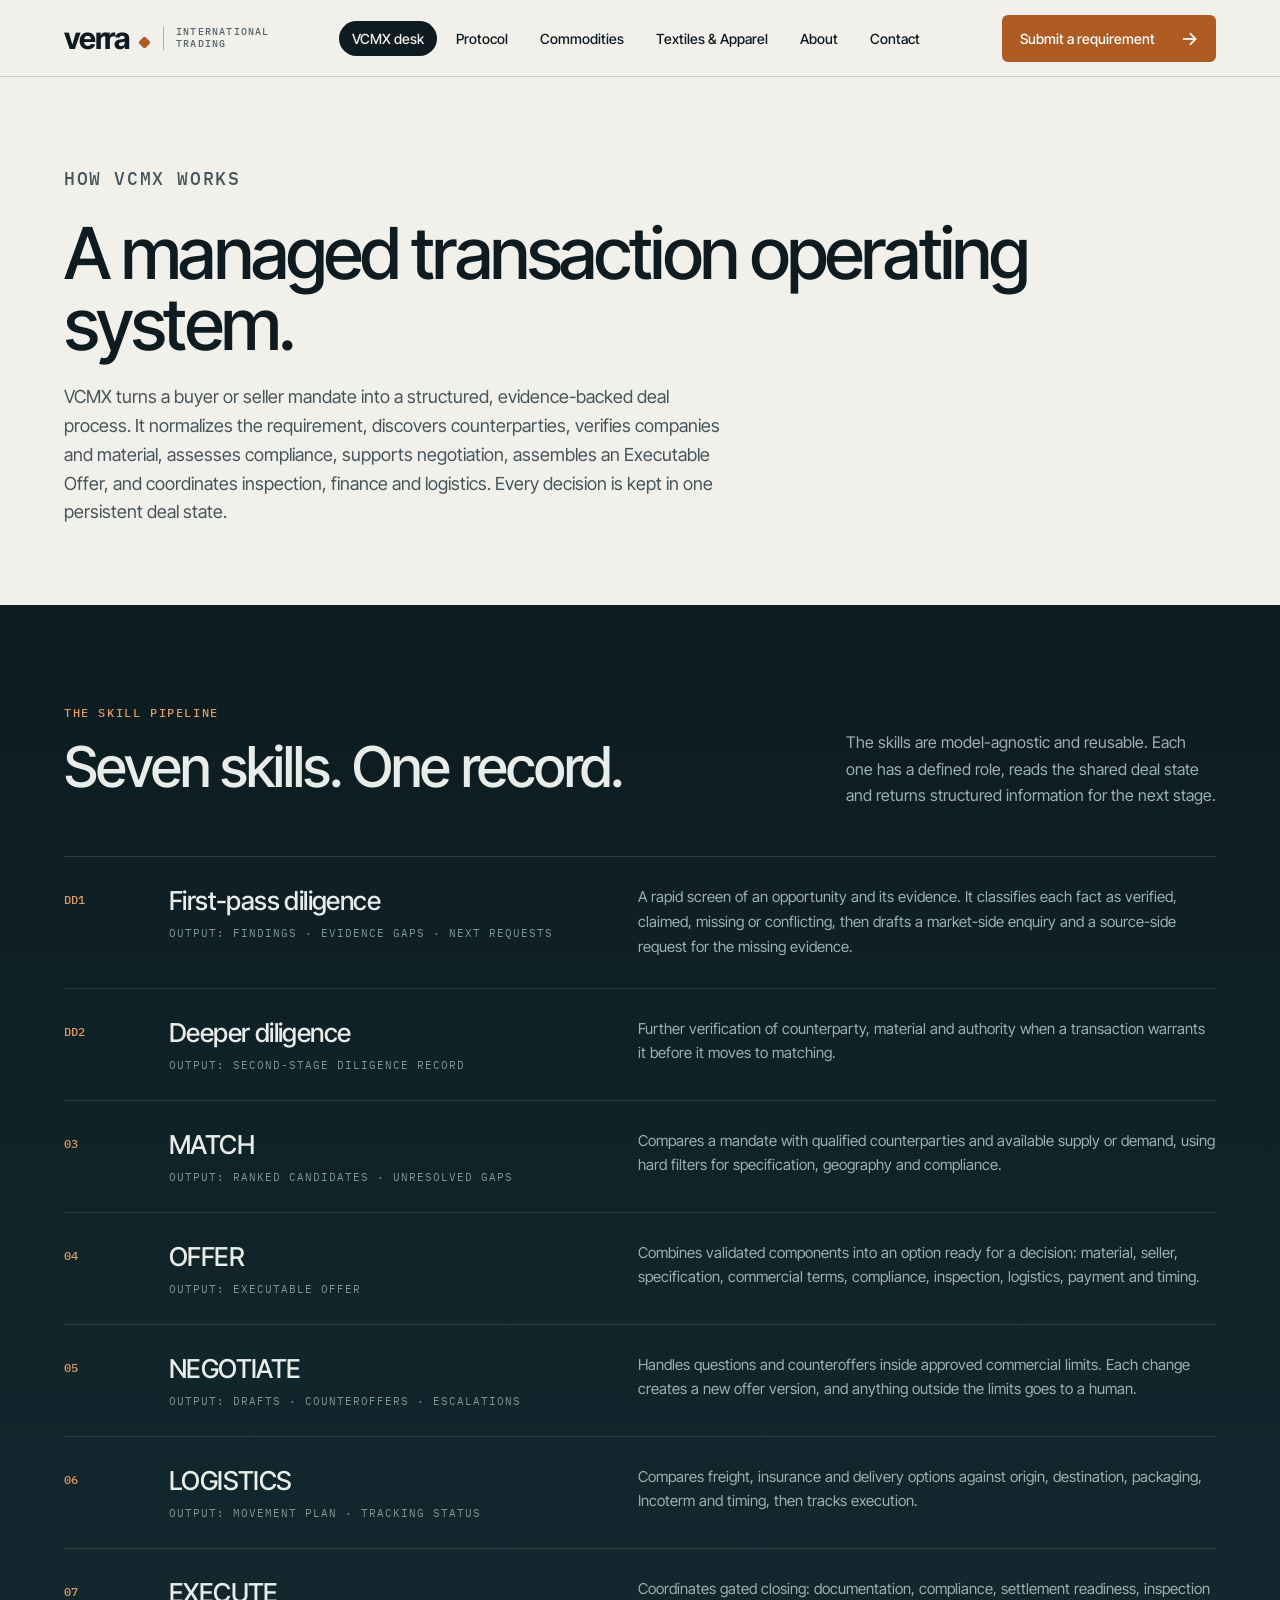
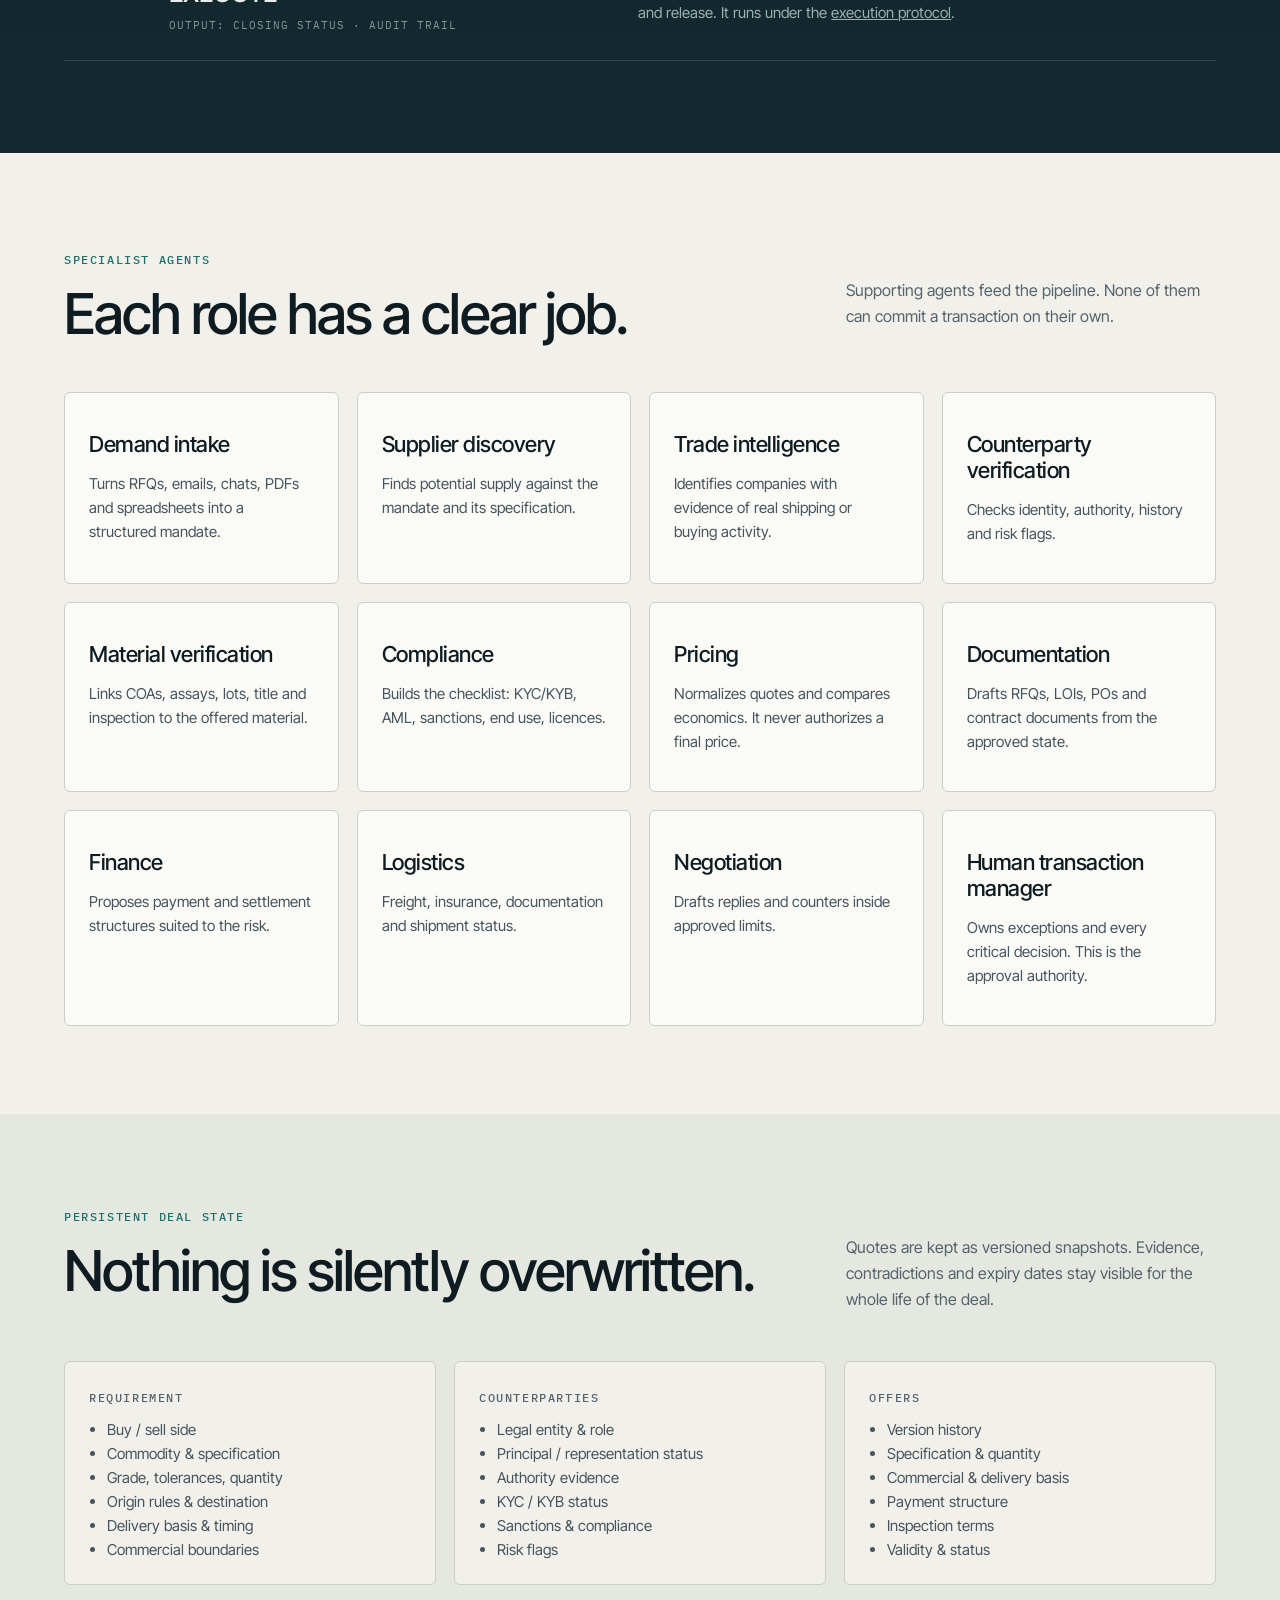
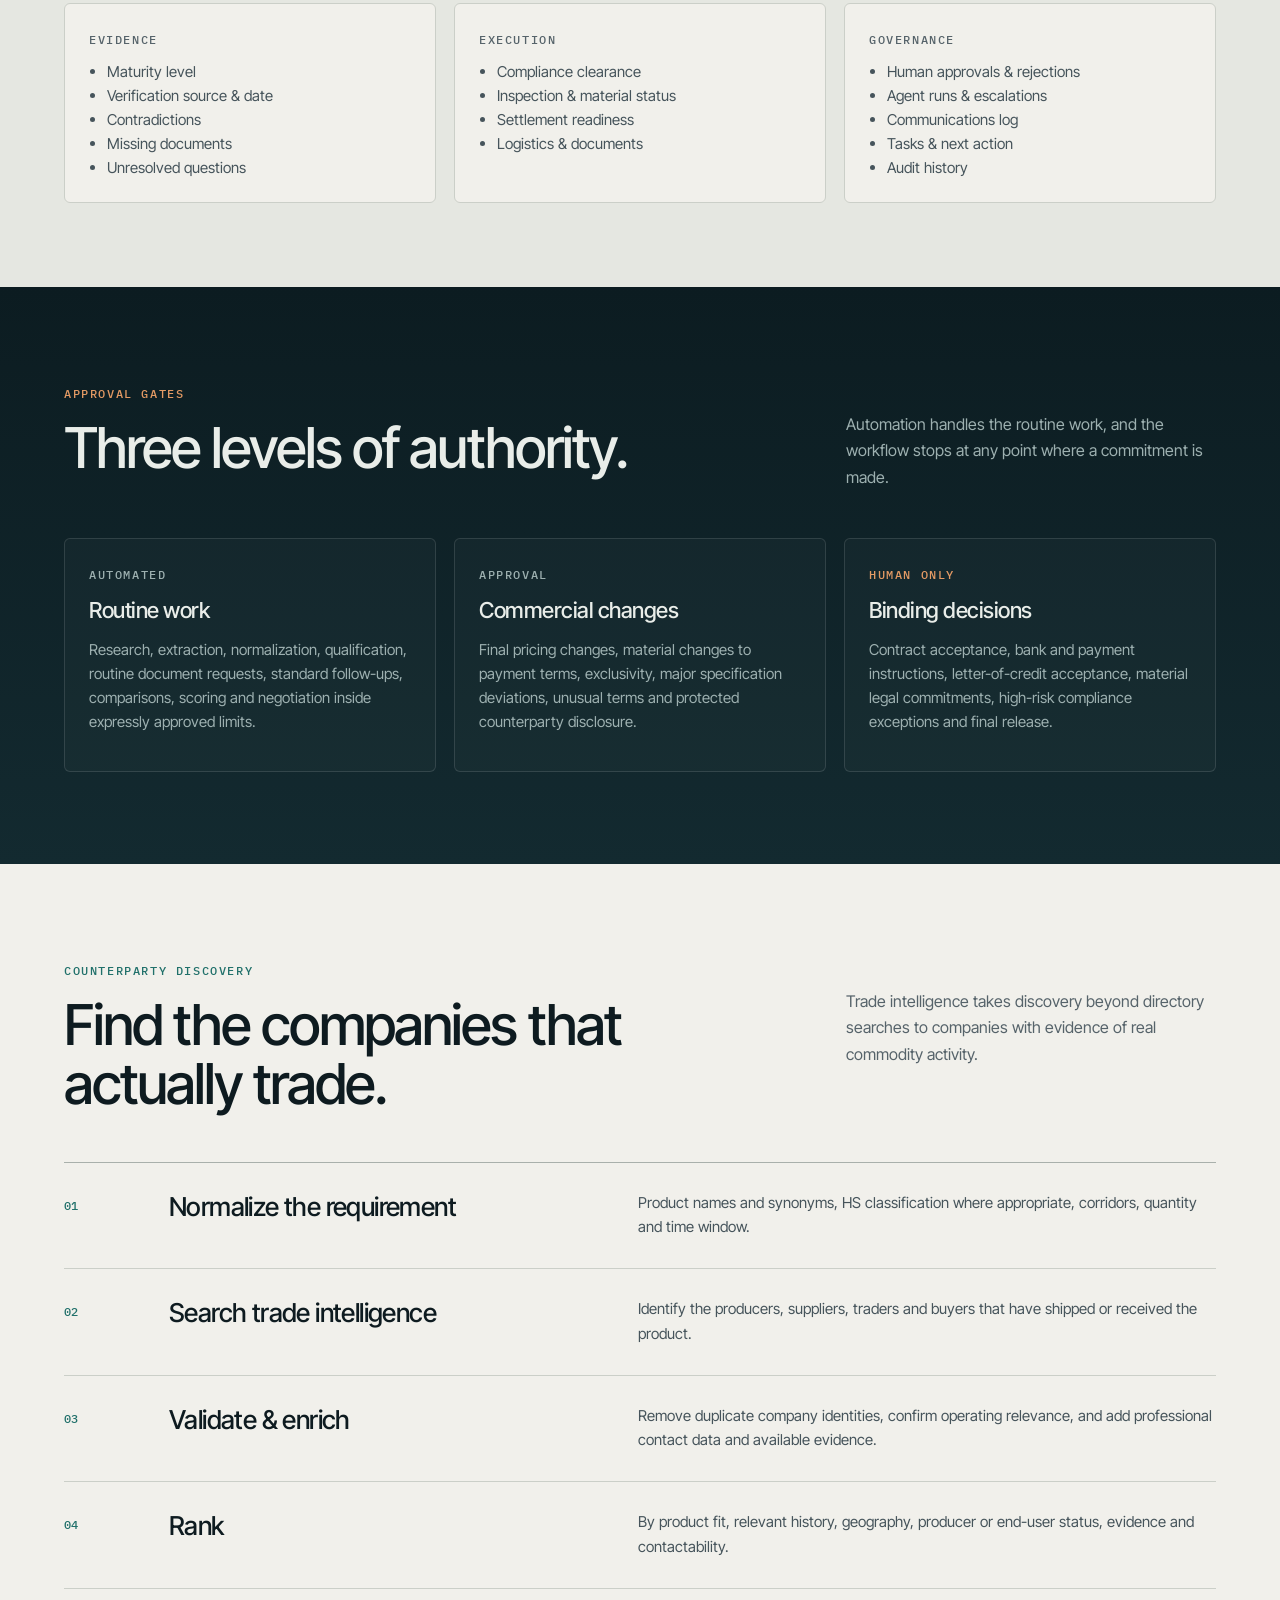
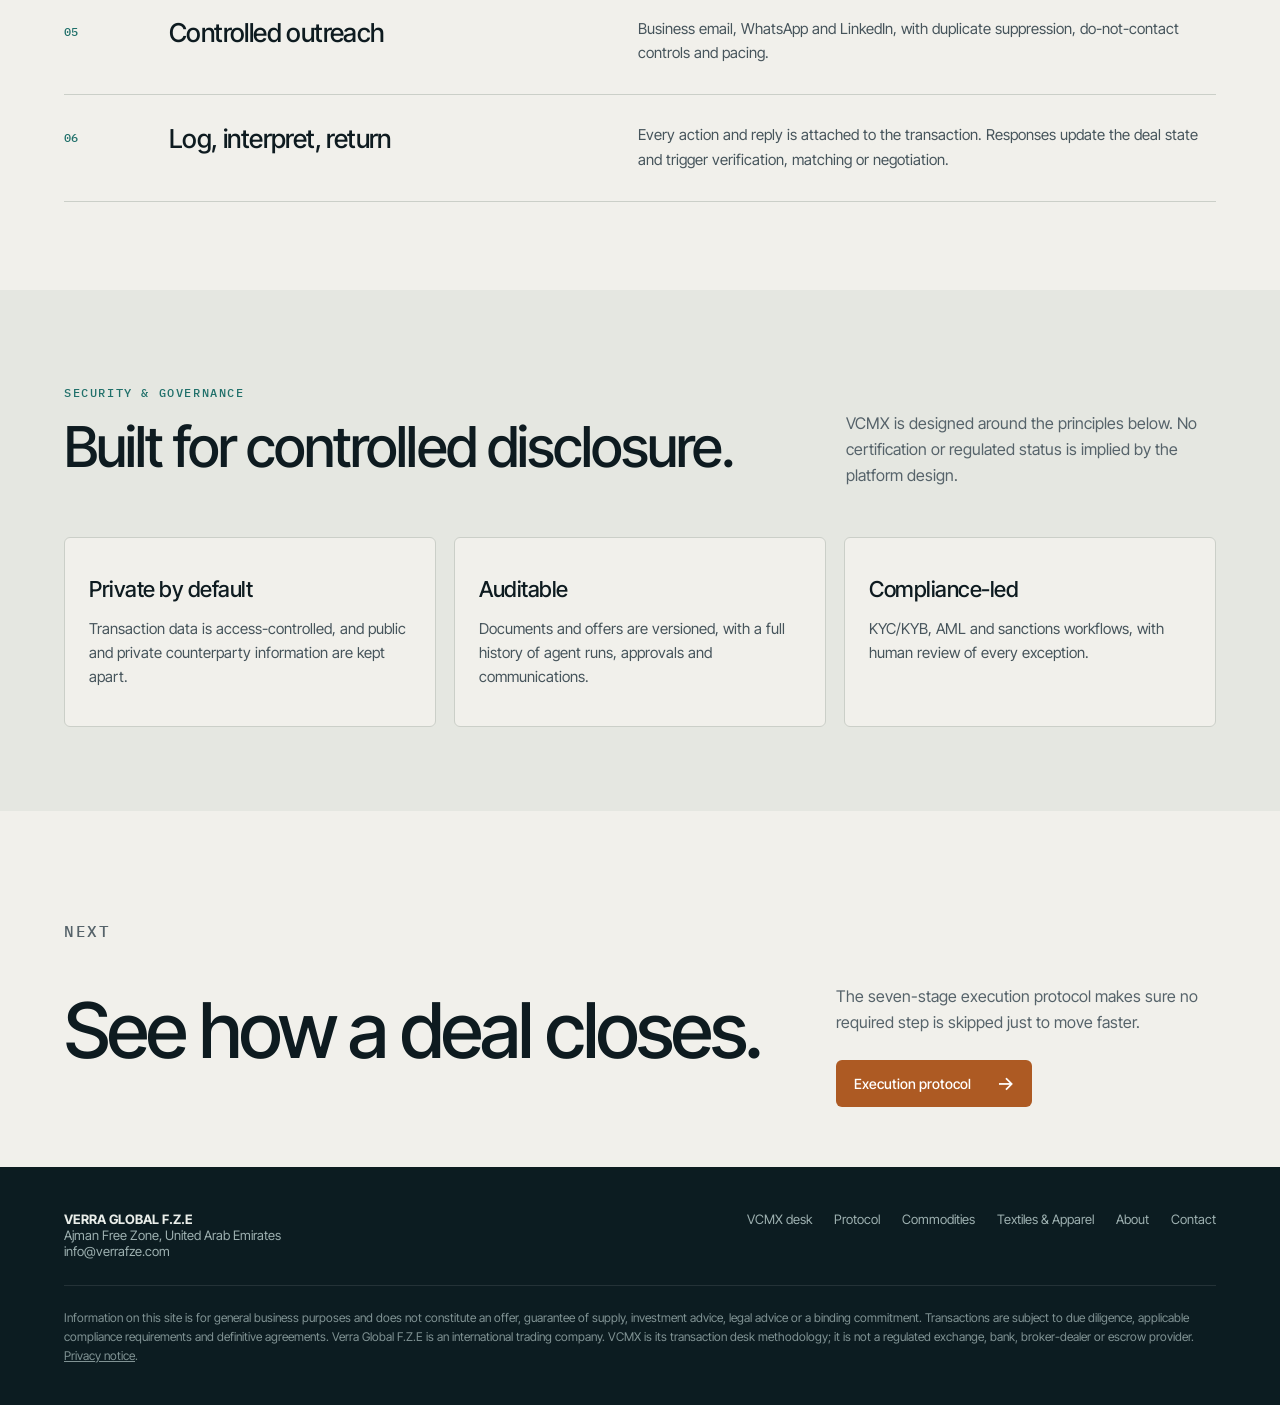
<file: platform.html>
<!doctype html>
<html lang="en">
<head>
<meta charset="utf-8">
<meta name="viewport" content="width=device-width, initial-scale=1">
<title>How VCMX Works — Verra Global</title>
<meta name="description" content="VCMX skill pipeline, persistent deal state, trade intelligence and human approval gates.">
<link rel="icon" href="data:image/svg+xml,%3Csvg xmlns=%22http://www.w3.org/2000/svg%22 viewBox=%220 0 32 32%22%3E%3Crect x=%229%22 y=%229%22 width=%2214%22 height=%2214%22 rx=%222%22 transform=%22rotate(45 16 16)%22 fill=%22%23ad5a23%22/%3E%3C/svg%3E">
<link rel="preconnect" href="https://fonts.googleapis.com">
<link rel="preconnect" href="https://fonts.gstatic.com" crossorigin>
<link rel="stylesheet" href="https://fonts.googleapis.com/css2?family=IBM+Plex+Mono:wght@400;500&family=Inter+Tight:wght@400;500;600;700&display=swap">
<link rel="stylesheet" href="assets/site.css?v=9">
</head>
<body>
<a class="skip" href="#main">Skip to content</a>
<header class="nav">
  <div class="shell nav-inner">
    <a class="brand" href="index.html" aria-label="Verra Global home">verra<span class="brand-dot"></span><small>INTERNATIONAL<br>TRADING</small></a>
    <button class="menu-btn" aria-expanded="false" aria-controls="navlinks">MENU</button>
    <nav class="navlinks" id="navlinks" aria-label="Main">
      <a href="platform.html" aria-current="page">VCMX desk</a>
      <a href="protocol.html">Protocol</a>
      <a href="commodities.html">Commodities</a>
      <a href="textiles.html">Textiles &amp; Apparel</a>
      <a href="about.html">About</a>
      <a href="contact.html">Contact</a>
    </nav>
    <a class="cta" href="contact.html">Submit a requirement <span>→</span></a>
  </div>
</header>

<main id="main">
  <section class="page-hero shell">
    <p class="eyebrow signal">How VCMX works</p>
    <h1>A managed transaction operating system.</h1>
    <p>VCMX turns a buyer or seller mandate into a structured, evidence-backed deal process. It normalizes the requirement, discovers counterparties, verifies companies and material, assesses compliance, supports negotiation, assembles an Executable Offer, and coordinates inspection, finance and logistics. Every decision is kept in one persistent deal state.</p>
  </section>

  <section class="dark-section" id="skills">
    <div class="shell">
      <div class="section-top">
        <div>
          <p class="eyebrow signal">The skill pipeline</p>
          <h2>Seven skills. One record.</h2>
        </div>
        <p>The skills are model-agnostic and reusable. Each one has a defined role, reads the shared deal state and returns structured information for the next stage.</p>
      </div>
      <div class="rows">
        <div class="row"><span class="num">DD1</span><div><h3>First-pass diligence</h3><span class="meta">Output: findings · evidence gaps · next requests</span></div><p>A rapid screen of an opportunity and its evidence. It classifies each fact as verified, claimed, missing or conflicting, then drafts a market-side enquiry and a source-side request for the missing evidence.</p></div>
        <div class="row"><span class="num">DD2</span><div><h3>Deeper diligence</h3><span class="meta">Output: second-stage diligence record</span></div><p>Further verification of counterparty, material and authority when a transaction warrants it before it moves to matching.</p></div>
        <div class="row"><span class="num">03</span><div><h3>MATCH</h3><span class="meta">Output: ranked candidates · unresolved gaps</span></div><p>Compares a mandate with qualified counterparties and available supply or demand, using hard filters for specification, geography and compliance.</p></div>
        <div class="row"><span class="num">04</span><div><h3>OFFER</h3><span class="meta">Output: Executable Offer</span></div><p>Combines validated components into an option ready for a decision: material, seller, specification, commercial terms, compliance, inspection, logistics, payment and timing.</p></div>
        <div class="row"><span class="num">05</span><div><h3>NEGOTIATE</h3><span class="meta">Output: drafts · counteroffers · escalations</span></div><p>Handles questions and counteroffers inside approved commercial limits. Each change creates a new offer version, and anything outside the limits goes to a human.</p></div>
        <div class="row"><span class="num">06</span><div><h3>LOGISTICS</h3><span class="meta">Output: movement plan · tracking status</span></div><p>Compares freight, insurance and delivery options against origin, destination, packaging, Incoterm and timing, then tracks execution.</p></div>
        <div class="row"><span class="num">07</span><div><h3>EXECUTE</h3><span class="meta">Output: closing status · audit trail</span></div><p>Coordinates gated closing: documentation, compliance, settlement readiness, inspection and release. It runs under the <a href="protocol.html" style="text-decoration:underline">execution protocol</a>.</p></div>
      </div>
    </div>
  </section>

  <section class="light-section" id="agents">
    <div class="shell">
      <div class="section-top">
        <div>
          <p class="eyebrow signal">Specialist agents</p>
          <h2>Each role has a clear job.</h2>
        </div>
        <p>Supporting agents feed the pipeline. None of them can commit a transaction on their own.</p>
      </div>
      <div class="grid four">
        <article><h3>Demand intake</h3><p>Turns RFQs, emails, chats, PDFs and spreadsheets into a structured mandate.</p></article>
        <article><h3>Supplier discovery</h3><p>Finds potential supply against the mandate and its specification.</p></article>
        <article><h3>Trade intelligence</h3><p>Identifies companies with evidence of real shipping or buying activity.</p></article>
        <article><h3>Counterparty verification</h3><p>Checks identity, authority, history and risk flags.</p></article>
        <article><h3>Material verification</h3><p>Links COAs, assays, lots, title and inspection to the offered material.</p></article>
        <article><h3>Compliance</h3><p>Builds the checklist: KYC/KYB, AML, sanctions, end use, licences.</p></article>
        <article><h3>Pricing</h3><p>Normalizes quotes and compares economics. It never authorizes a final price.</p></article>
        <article><h3>Documentation</h3><p>Drafts RFQs, LOIs, POs and contract documents from the approved state.</p></article>
        <article><h3>Finance</h3><p>Proposes payment and settlement structures suited to the risk.</p></article>
        <article><h3>Logistics</h3><p>Freight, insurance, documentation and shipment status.</p></article>
        <article><h3>Negotiation</h3><p>Drafts replies and counters inside approved limits.</p></article>
        <article><h3>Human transaction manager</h3><p>Owns exceptions and every critical decision. This is the approval authority.</p></article>
      </div>
    </div>
  </section>

  <section class="alt-section" id="state">
    <div class="shell">
      <div class="section-top">
        <div>
          <p class="eyebrow signal">Persistent deal state</p>
          <h2>Nothing is silently overwritten.</h2>
        </div>
        <p>Quotes are kept as versioned snapshots. Evidence, contradictions and expiry dates stay visible for the whole life of the deal.</p>
      </div>
      <div class="grid">
        <article><span class="eyebrow">Requirement</span><ul><li>Buy / sell side</li><li>Commodity &amp; specification</li><li>Grade, tolerances, quantity</li><li>Origin rules &amp; destination</li><li>Delivery basis &amp; timing</li><li>Commercial boundaries</li></ul></article>
        <article><span class="eyebrow">Counterparties</span><ul><li>Legal entity &amp; role</li><li>Principal / representation status</li><li>Authority evidence</li><li>KYC / KYB status</li><li>Sanctions &amp; compliance</li><li>Risk flags</li></ul></article>
        <article><span class="eyebrow">Offers</span><ul><li>Version history</li><li>Specification &amp; quantity</li><li>Commercial &amp; delivery basis</li><li>Payment structure</li><li>Inspection terms</li><li>Validity &amp; status</li></ul></article>
        <article><span class="eyebrow">Evidence</span><ul><li>Maturity level</li><li>Verification source &amp; date</li><li>Contradictions</li><li>Missing documents</li><li>Unresolved questions</li></ul></article>
        <article><span class="eyebrow">Execution</span><ul><li>Compliance clearance</li><li>Inspection &amp; material status</li><li>Settlement readiness</li><li>Logistics &amp; documents</li></ul></article>
        <article><span class="eyebrow">Governance</span><ul><li>Human approvals &amp; rejections</li><li>Agent runs &amp; escalations</li><li>Communications log</li><li>Tasks &amp; next action</li><li>Audit history</li></ul></article>
      </div>
    </div>
  </section>

  <section class="dark-section" id="approval">
    <div class="shell">
      <div class="section-top">
        <div>
          <p class="eyebrow signal">Approval gates</p>
          <h2>Three levels of authority.</h2>
        </div>
        <p>Automation handles the routine work, and the workflow stops at any point where a commitment is made.</p>
      </div>
      <div class="grid">
        <article><span class="eyebrow">Automated</span><h3>Routine work</h3><p>Research, extraction, normalization, qualification, routine document requests, standard follow-ups, comparisons, scoring and negotiation inside expressly approved limits.</p></article>
        <article><span class="eyebrow">Approval</span><h3>Commercial changes</h3><p>Final pricing changes, material changes to payment terms, exclusivity, major specification deviations, unusual terms and protected counterparty disclosure.</p></article>
        <article><span class="eyebrow signal">Human only</span><h3>Binding decisions</h3><p>Contract acceptance, bank and payment instructions, letter-of-credit acceptance, material legal commitments, high-risk compliance exceptions and final release.</p></article>
      </div>
    </div>
  </section>

  <section class="light-section" id="discovery">
    <div class="shell">
      <div class="section-top">
        <div>
          <p class="eyebrow signal">Counterparty discovery</p>
          <h2>Find the companies that actually trade.</h2>
        </div>
        <p>Trade intelligence takes discovery beyond directory searches to companies with evidence of real commodity activity.</p>
      </div>
      <div class="rows">
        <div class="row"><span class="num">01</span><h3>Normalize the requirement</h3><p>Product names and synonyms, HS classification where appropriate, corridors, quantity and time window.</p></div>
        <div class="row"><span class="num">02</span><h3>Search trade intelligence</h3><p>Identify the producers, suppliers, traders and buyers that have shipped or received the product.</p></div>
        <div class="row"><span class="num">03</span><h3>Validate &amp; enrich</h3><p>Remove duplicate company identities, confirm operating relevance, and add professional contact data and available evidence.</p></div>
        <div class="row"><span class="num">04</span><h3>Rank</h3><p>By product fit, relevant history, geography, producer or end-user status, evidence and contactability.</p></div>
        <div class="row"><span class="num">05</span><h3>Controlled outreach</h3><p>Business email, WhatsApp and LinkedIn, with duplicate suppression, do-not-contact controls and pacing.</p></div>
        <div class="row"><span class="num">06</span><h3>Log, interpret, return</h3><p>Every action and reply is attached to the transaction. Responses update the deal state and trigger verification, matching or negotiation.</p></div>
      </div>
    </div>
  </section>

  <section class="alt-section" id="security">
    <div class="shell">
      <div class="section-top">
        <div>
          <p class="eyebrow signal">Security &amp; governance</p>
          <h2>Built for controlled disclosure.</h2>
        </div>
        <p>VCMX is designed around the principles below. No certification or regulated status is implied by the platform design.</p>
      </div>
      <div class="grid">
        <article><h3>Private by default</h3><p>Transaction data is access-controlled, and public and private counterparty information are kept apart.</p></article>
        <article><h3>Auditable</h3><p>Documents and offers are versioned, with a full history of agent runs, approvals and communications.</p></article>
        <article><h3>Compliance-led</h3><p>KYC/KYB, AML and sanctions workflows, with human review of every exception.</p></article>
      </div>
    </div>
  </section>

  <section class="contact shell">
    <p class="eyebrow signal">Next</p>
    <div class="contact-inner">
      <h2>See how a deal closes.</h2>
      <div>
        <p>The seven-stage execution protocol makes sure no required step is skipped just to move faster.</p>
        <a class="cta" href="protocol.html">Execution protocol <span>→</span></a>
      </div>
    </div>
  </section>
</main>

<footer class="shell">
  <div class="footer">
    <div><strong>VERRA GLOBAL F.Z.E</strong><br>Ajman Free Zone, United Arab Emirates<br><a href="mailto:info@verrafze.com">info@verrafze.com</a></div>
    <nav class="footer-nav" aria-label="Footer">
      <a href="platform.html">VCMX desk</a><a href="protocol.html">Protocol</a><a href="commodities.html">Commodities</a><a href="textiles.html">Textiles &amp; Apparel</a><a href="about.html">About</a><a href="contact.html">Contact</a>
    </nav>
  </div>
  <p class="legal">Information on this site is for general business purposes and does not constitute an offer, guarantee of supply, investment advice, legal advice or a binding commitment. Transactions are subject to due diligence, applicable compliance requirements and definitive agreements. Verra Global F.Z.E is an international trading company. VCMX is its transaction desk methodology; it is not a regulated exchange, bank, broker-dealer or escrow provider. <a href="privacy.html" style="text-decoration:underline">Privacy notice</a>.</p>
</footer>
<script src="assets/site.js?v=8"></script>
</body>
</html>
</file>
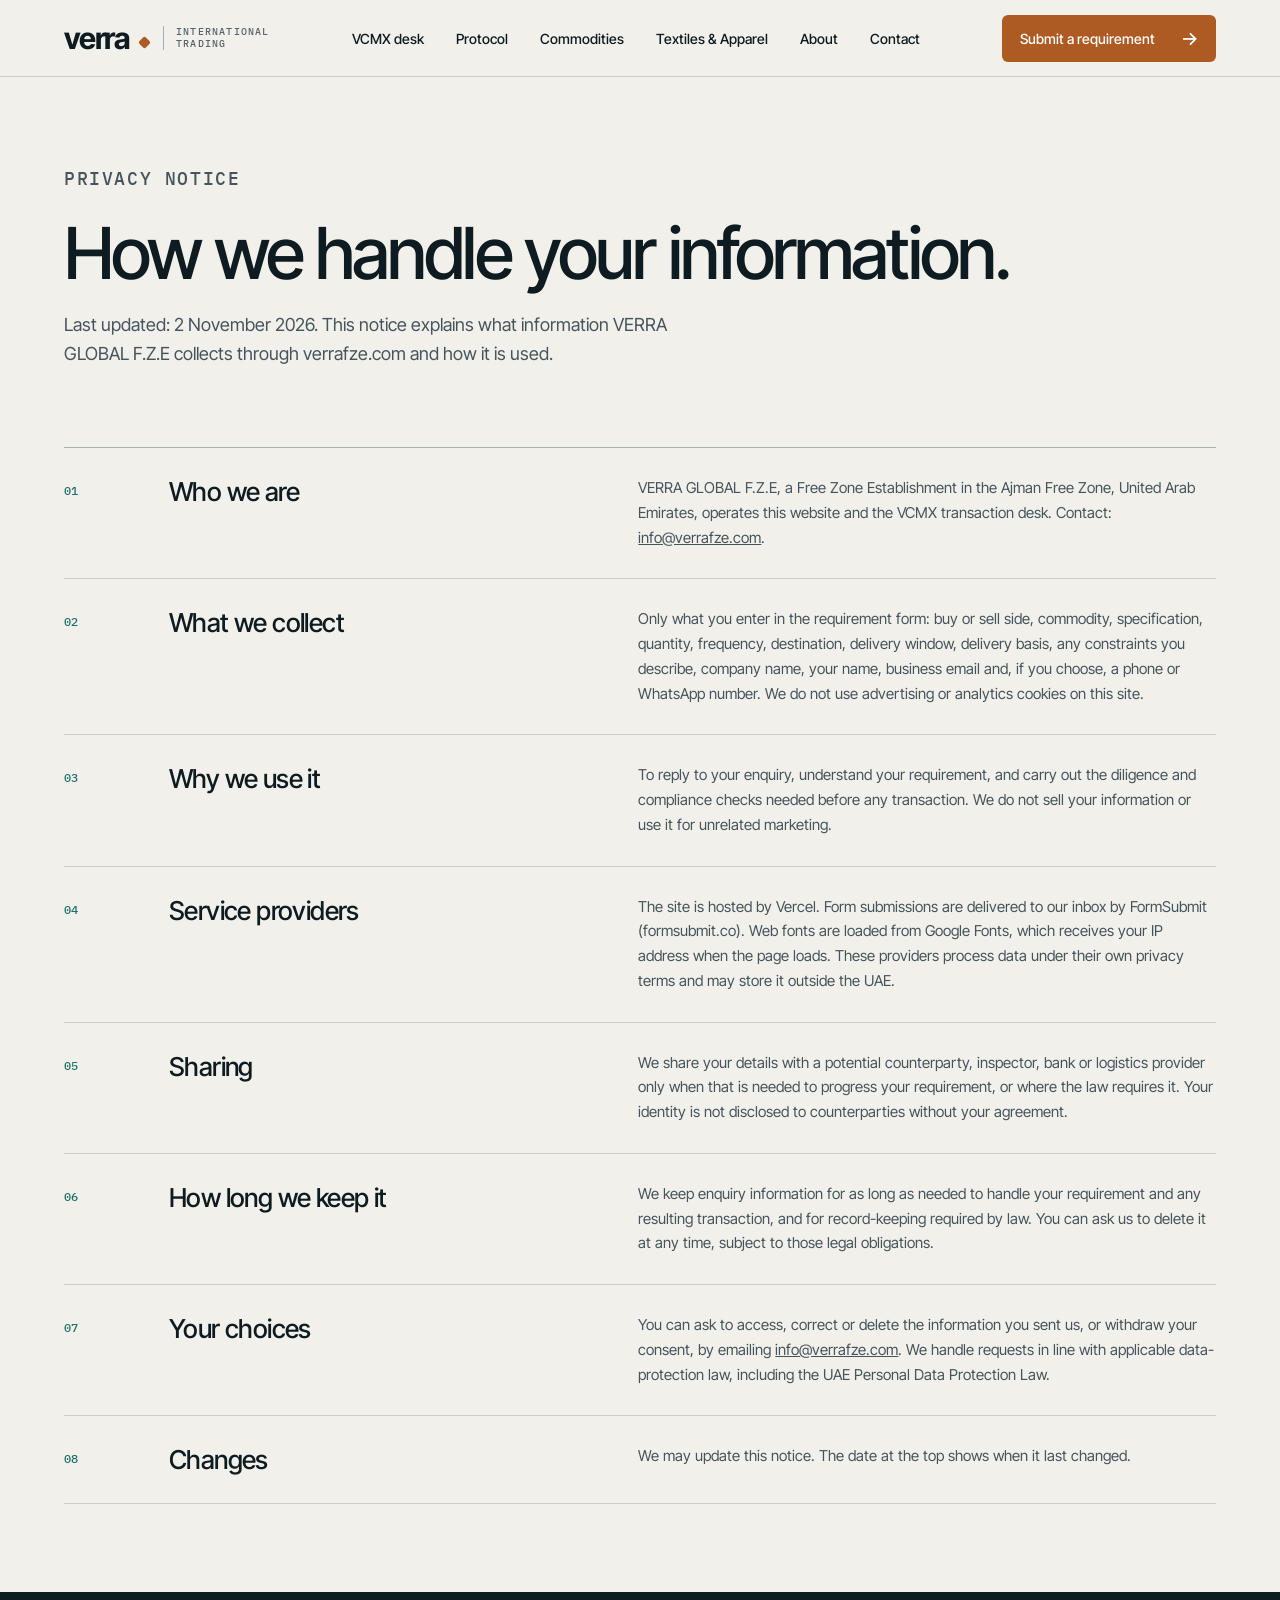
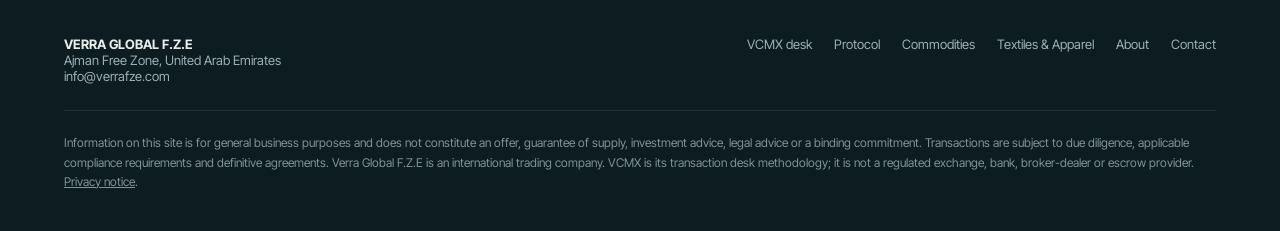
<file: privacy.html>
<!doctype html>
<html lang="en">
<head>
<meta charset="utf-8">
<meta name="viewport" content="width=device-width, initial-scale=1">
<title>Privacy Notice — Verra Global</title>
<meta name="description" content="How VERRA GLOBAL F.Z.E collects and uses information submitted through verrafze.com.">
<link rel="icon" href="data:image/svg+xml,%3Csvg xmlns=%22http://www.w3.org/2000/svg%22 viewBox=%220 0 32 32%22%3E%3Crect x=%229%22 y=%229%22 width=%2214%22 height=%2214%22 rx=%222%22 transform=%22rotate(45 16 16)%22 fill=%22%23ad5a23%22/%3E%3C/svg%3E">
<link rel="preconnect" href="https://fonts.googleapis.com">
<link rel="preconnect" href="https://fonts.gstatic.com" crossorigin>
<link rel="stylesheet" href="https://fonts.googleapis.com/css2?family=IBM+Plex+Mono:wght@400;500&family=Inter+Tight:wght@400;500;600;700&display=swap">
<link rel="stylesheet" href="assets/site.css?v=9">
</head>
<body>
<a class="skip" href="#main">Skip to content</a>
<header class="nav">
  <div class="shell nav-inner">
    <a class="brand" href="index.html" aria-label="Verra Global home">verra<span class="brand-dot"></span><small>INTERNATIONAL<br>TRADING</small></a>
    <button class="menu-btn" aria-expanded="false" aria-controls="navlinks">MENU</button>
    <nav class="navlinks" id="navlinks" aria-label="Main">
      <a href="platform.html">VCMX desk</a>
      <a href="protocol.html">Protocol</a>
      <a href="commodities.html">Commodities</a>
      <a href="textiles.html">Textiles &amp; Apparel</a>
      <a href="about.html">About</a>
      <a href="contact.html">Contact</a>
    </nav>
    <a class="cta" href="contact.html">Submit a requirement <span>→</span></a>
  </div>
</header>

<main id="main">
  <section class="page-hero shell">
    <p class="eyebrow signal">Privacy notice</p>
    <h1>How we handle your information.</h1>
    <p>Last updated: 2 November 2026. This notice explains what information VERRA GLOBAL F.Z.E collects through verrafze.com and how it is used.</p>
  </section>

  <section class="light-section" style="padding-top:0">
    <div class="shell">
      <div class="rows">
        <div class="row"><span class="num">01</span><h3>Who we are</h3><p>VERRA GLOBAL F.Z.E, a Free Zone Establishment in the Ajman Free Zone, United Arab Emirates, operates this website and the VCMX transaction desk. Contact: <a href="mailto:info@verrafze.com" style="text-decoration:underline">info@verrafze.com</a>.</p></div>
        <div class="row"><span class="num">02</span><h3>What we collect</h3><p>Only what you enter in the requirement form: buy or sell side, commodity, specification, quantity, frequency, destination, delivery window, delivery basis, any constraints you describe, company name, your name, business email and, if you choose, a phone or WhatsApp number. We do not use advertising or analytics cookies on this site.</p></div>
        <div class="row"><span class="num">03</span><h3>Why we use it</h3><p>To reply to your enquiry, understand your requirement, and carry out the diligence and compliance checks needed before any transaction. We do not sell your information or use it for unrelated marketing.</p></div>
        <div class="row"><span class="num">04</span><h3>Service providers</h3><p>The site is hosted by Vercel. Form submissions are delivered to our inbox by FormSubmit (formsubmit.co). Web fonts are loaded from Google Fonts, which receives your IP address when the page loads. These providers process data under their own privacy terms and may store it outside the UAE.</p></div>
        <div class="row"><span class="num">05</span><h3>Sharing</h3><p>We share your details with a potential counterparty, inspector, bank or logistics provider only when that is needed to progress your requirement, or where the law requires it. Your identity is not disclosed to counterparties without your agreement.</p></div>
        <div class="row"><span class="num">06</span><h3>How long we keep it</h3><p>We keep enquiry information for as long as needed to handle your requirement and any resulting transaction, and for record-keeping required by law. You can ask us to delete it at any time, subject to those legal obligations.</p></div>
        <div class="row"><span class="num">07</span><h3>Your choices</h3><p>You can ask to access, correct or delete the information you sent us, or withdraw your consent, by emailing <a href="mailto:info@verrafze.com" style="text-decoration:underline">info@verrafze.com</a>. We handle requests in line with applicable data-protection law, including the UAE Personal Data Protection Law.</p></div>
        <div class="row"><span class="num">08</span><h3>Changes</h3><p>We may update this notice. The date at the top shows when it last changed.</p></div>
      </div>
    </div>
  </section>
</main>

<footer class="shell">
  <div class="footer">
    <div><strong>VERRA GLOBAL F.Z.E</strong><br>Ajman Free Zone, United Arab Emirates<br><a href="mailto:info@verrafze.com">info@verrafze.com</a></div>
    <nav class="footer-nav" aria-label="Footer">
      <a href="platform.html">VCMX desk</a><a href="protocol.html">Protocol</a><a href="commodities.html">Commodities</a><a href="textiles.html">Textiles &amp; Apparel</a><a href="about.html">About</a><a href="contact.html">Contact</a>
    </nav>
  </div>
  <p class="legal">Information on this site is for general business purposes and does not constitute an offer, guarantee of supply, investment advice, legal advice or a binding commitment. Transactions are subject to due diligence, applicable compliance requirements and definitive agreements. Verra Global F.Z.E is an international trading company. VCMX is its transaction desk methodology; it is not a regulated exchange, bank, broker-dealer or escrow provider. <a href="privacy.html" style="text-decoration:underline">Privacy notice</a>.</p>
</footer>
<script src="assets/site.js?v=8"></script>
</body>
</html>
</file>
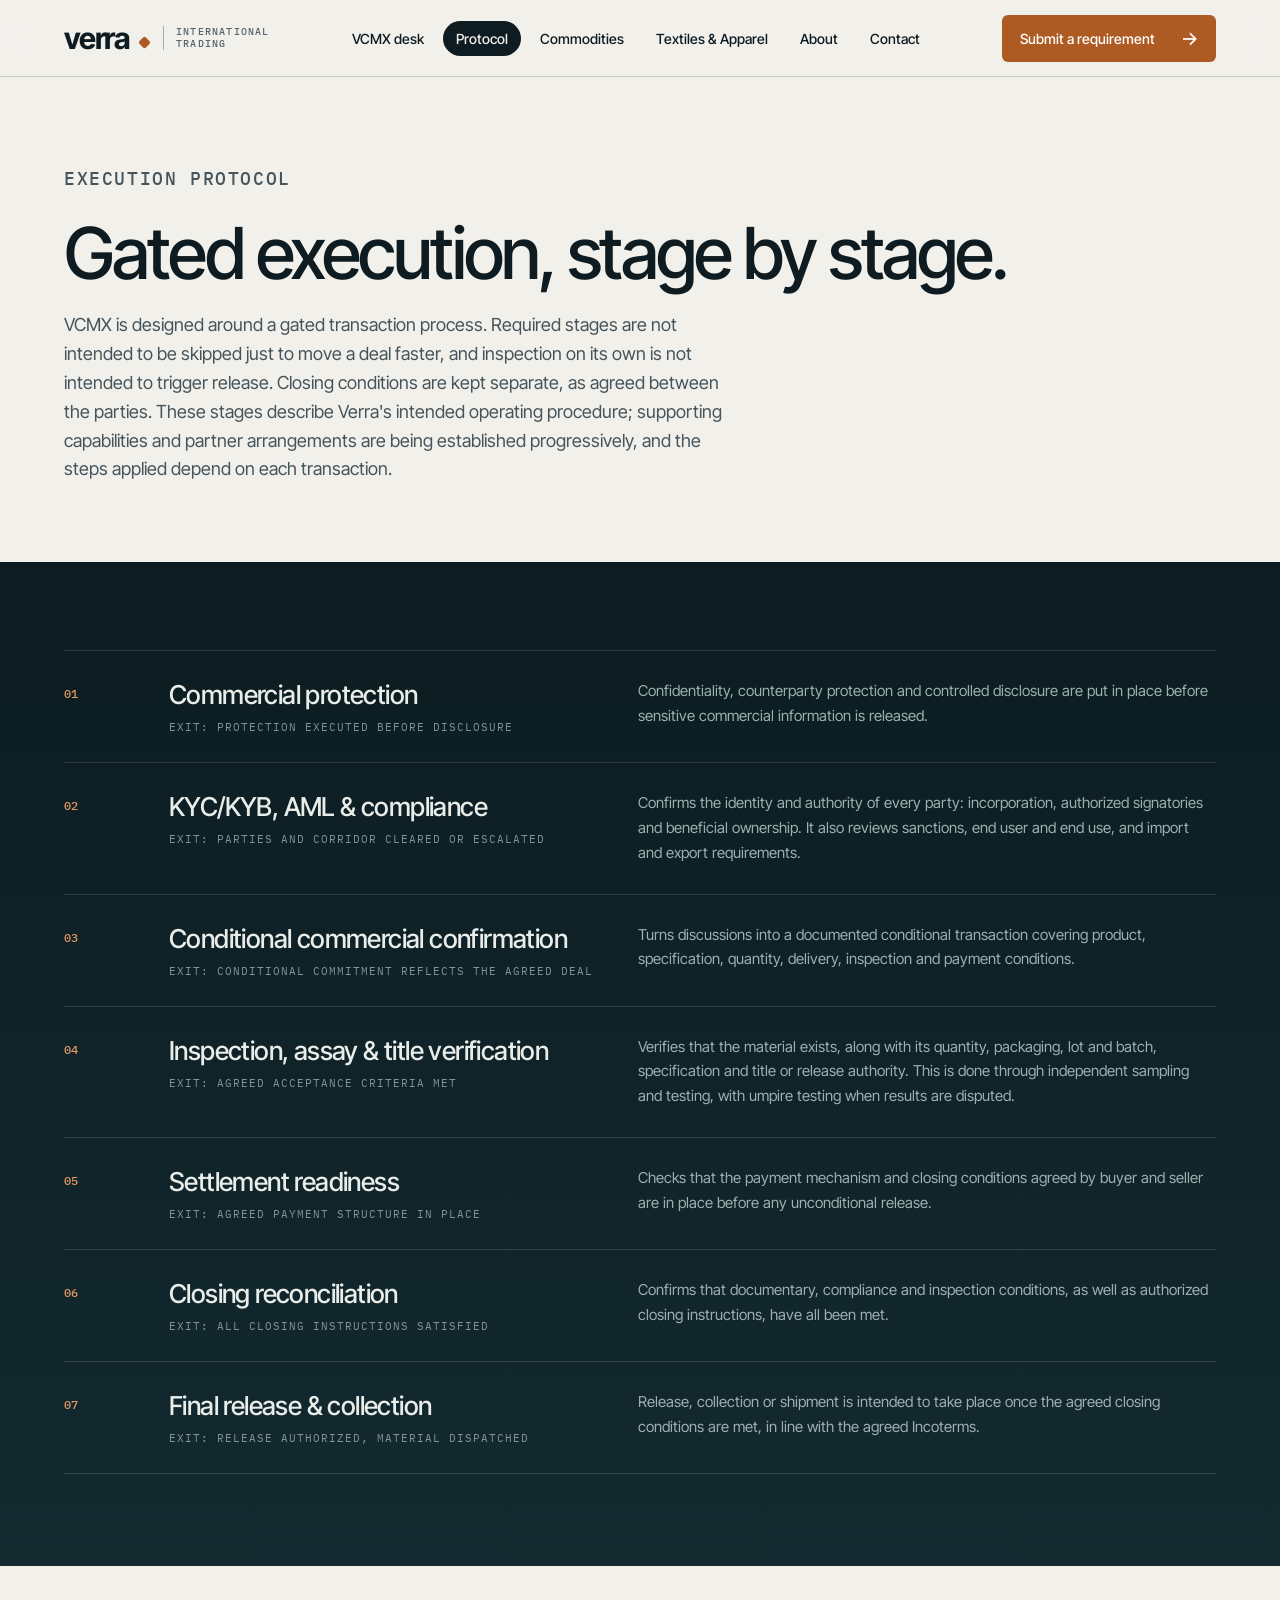
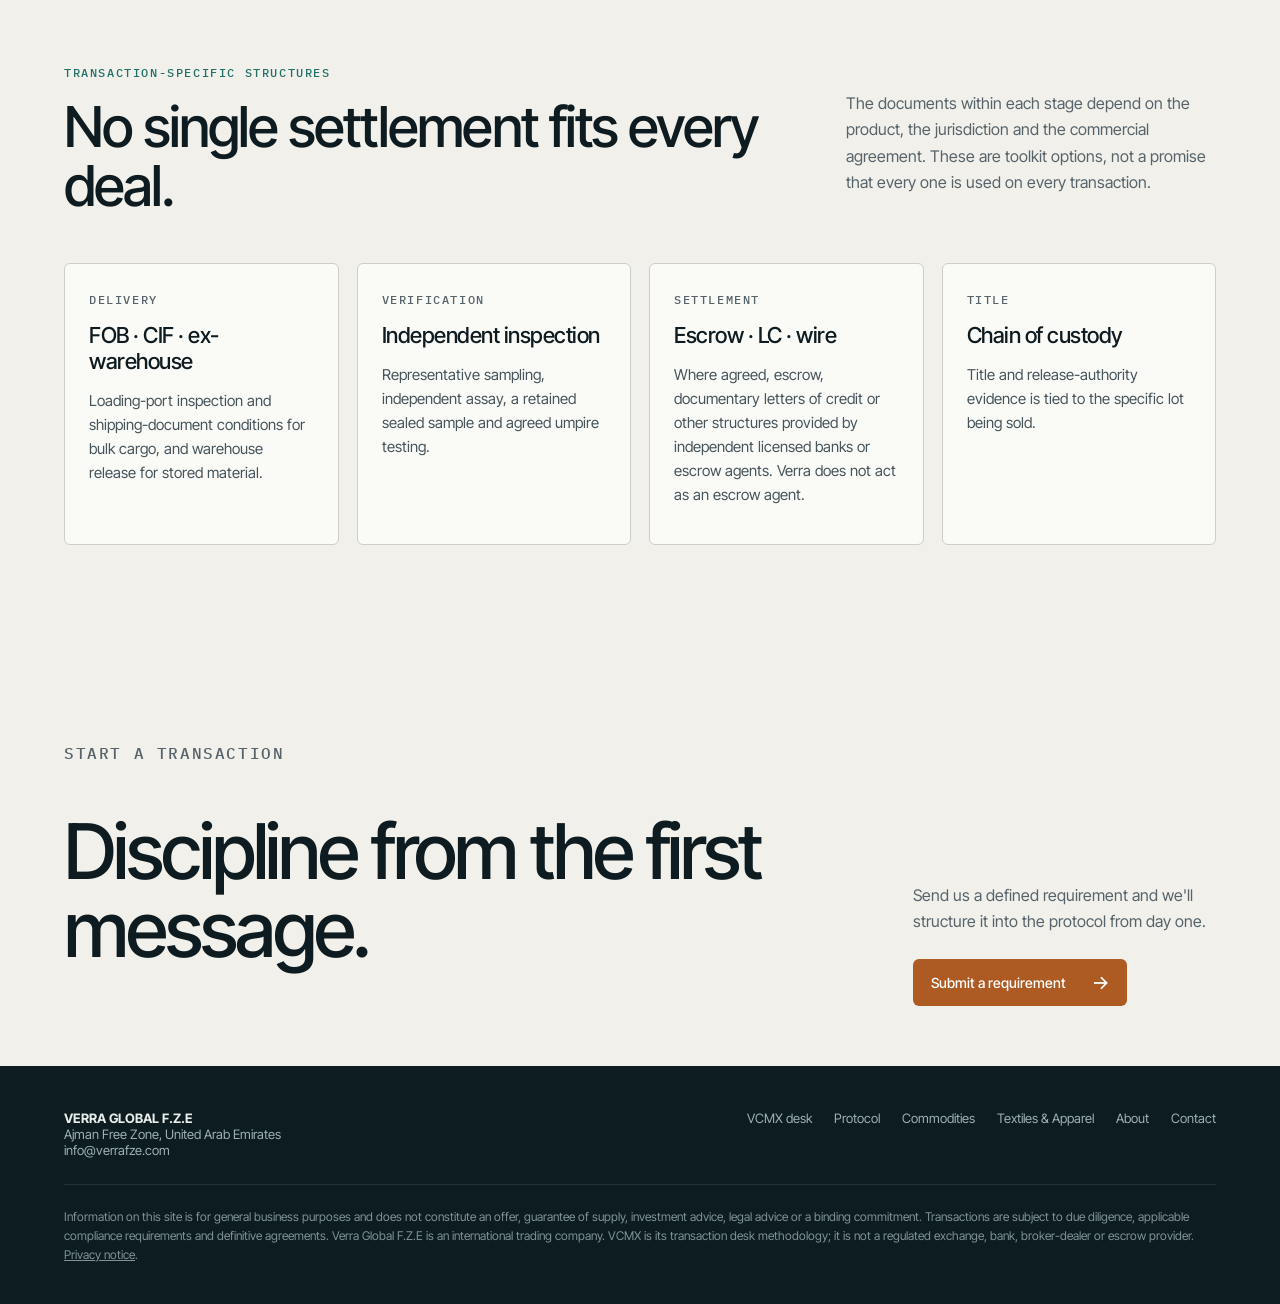
<file: protocol.html>
<!doctype html>
<html lang="en">
<head>
<meta charset="utf-8">
<meta name="viewport" content="width=device-width, initial-scale=1">
<title>Execution Protocol — Verra Global</title>
<meta name="description" content="VCMX seven-stage gated execution protocol for critical-mineral transactions.">
<link rel="icon" href="data:image/svg+xml,%3Csvg xmlns=%22http://www.w3.org/2000/svg%22 viewBox=%220 0 32 32%22%3E%3Crect x=%229%22 y=%229%22 width=%2214%22 height=%2214%22 rx=%222%22 transform=%22rotate(45 16 16)%22 fill=%22%23ad5a23%22/%3E%3C/svg%3E">
<link rel="preconnect" href="https://fonts.googleapis.com">
<link rel="preconnect" href="https://fonts.gstatic.com" crossorigin>
<link rel="stylesheet" href="https://fonts.googleapis.com/css2?family=IBM+Plex+Mono:wght@400;500&family=Inter+Tight:wght@400;500;600;700&display=swap">
<link rel="stylesheet" href="assets/site.css?v=9">
</head>
<body>
<a class="skip" href="#main">Skip to content</a>
<header class="nav">
  <div class="shell nav-inner">
    <a class="brand" href="index.html" aria-label="Verra Global home">verra<span class="brand-dot"></span><small>INTERNATIONAL<br>TRADING</small></a>
    <button class="menu-btn" aria-expanded="false" aria-controls="navlinks">MENU</button>
    <nav class="navlinks" id="navlinks" aria-label="Main">
      <a href="platform.html">VCMX desk</a>
      <a href="protocol.html" aria-current="page">Protocol</a>
      <a href="commodities.html">Commodities</a>
      <a href="textiles.html">Textiles &amp; Apparel</a>
      <a href="about.html">About</a>
      <a href="contact.html">Contact</a>
    </nav>
    <a class="cta" href="contact.html">Submit a requirement <span>→</span></a>
  </div>
</header>

<main id="main">
  <section class="page-hero shell">
    <p class="eyebrow signal">Execution protocol</p>
    <h1>Gated execution, stage by stage.</h1>
    <p>VCMX is designed around a gated transaction process. Required stages are not intended to be skipped just to move a deal faster, and inspection on its own is not intended to trigger release. Closing conditions are kept separate, as agreed between the parties. These stages describe Verra's intended operating procedure; supporting capabilities and partner arrangements are being established progressively, and the steps applied depend on each transaction.</p>
  </section>

  <section class="dark-section">
    <div class="shell">
      <div class="rows">
        <div class="row"><span class="num">01</span><div><h3>Commercial protection</h3><span class="meta">Exit: protection executed before disclosure</span></div><p>Confidentiality, counterparty protection and controlled disclosure are put in place before sensitive commercial information is released.</p></div>
        <div class="row"><span class="num">02</span><div><h3>KYC/KYB, AML &amp; compliance</h3><span class="meta">Exit: parties and corridor cleared or escalated</span></div><p>Confirms the identity and authority of every party: incorporation, authorized signatories and beneficial ownership. It also reviews sanctions, end user and end use, and import and export requirements.</p></div>
        <div class="row"><span class="num">03</span><div><h3>Conditional commercial confirmation</h3><span class="meta">Exit: conditional commitment reflects the agreed deal</span></div><p>Turns discussions into a documented conditional transaction covering product, specification, quantity, delivery, inspection and payment conditions.</p></div>
        <div class="row"><span class="num">04</span><div><h3>Inspection, assay &amp; title verification</h3><span class="meta">Exit: agreed acceptance criteria met</span></div><p>Verifies that the material exists, along with its quantity, packaging, lot and batch, specification and title or release authority. This is done through independent sampling and testing, with umpire testing when results are disputed.</p></div>
        <div class="row"><span class="num">05</span><div><h3>Settlement readiness</h3><span class="meta">Exit: agreed payment structure in place</span></div><p>Checks that the payment mechanism and closing conditions agreed by buyer and seller are in place before any unconditional release.</p></div>
        <div class="row"><span class="num">06</span><div><h3>Closing reconciliation</h3><span class="meta">Exit: all closing instructions satisfied</span></div><p>Confirms that documentary, compliance and inspection conditions, as well as authorized closing instructions, have all been met.</p></div>
        <div class="row"><span class="num">07</span><div><h3>Final release &amp; collection</h3><span class="meta">Exit: release authorized, material dispatched</span></div><p>Release, collection or shipment is intended to take place once the agreed closing conditions are met, in line with the agreed Incoterms.</p></div>
      </div>
    </div>
  </section>

  <section class="light-section">
    <div class="shell">
      <div class="section-top">
        <div>
          <p class="eyebrow signal">Transaction-specific structures</p>
          <h2>No single settlement fits every deal.</h2>
        </div>
        <p>The documents within each stage depend on the product, the jurisdiction and the commercial agreement. These are toolkit options, not a promise that every one is used on every transaction.</p>
      </div>
      <div class="grid four">
        <article><span class="eyebrow">Delivery</span><h3>FOB · CIF · ex-warehouse</h3><p>Loading-port inspection and shipping-document conditions for bulk cargo, and warehouse release for stored material.</p></article>
        <article><span class="eyebrow">Verification</span><h3>Independent inspection</h3><p>Representative sampling, independent assay, a retained sealed sample and agreed umpire testing.</p></article>
        <article><span class="eyebrow">Settlement</span><h3>Escrow · LC · wire</h3><p>Where agreed, escrow, documentary letters of credit or other structures provided by independent licensed banks or escrow agents. Verra does not act as an escrow agent.</p></article>
        <article><span class="eyebrow">Title</span><h3>Chain of custody</h3><p>Title and release-authority evidence is tied to the specific lot being sold.</p></article>
      </div>
    </div>
  </section>

  <section class="contact shell">
    <p class="eyebrow signal">Start a transaction</p>
    <div class="contact-inner">
      <h2>Discipline from the first message.</h2>
      <div>
        <p>Send us a defined requirement and we'll structure it into the protocol from day one.</p>
        <a class="cta" href="contact.html">Submit a requirement <span>→</span></a>
      </div>
    </div>
  </section>
</main>

<footer class="shell">
  <div class="footer">
    <div><strong>VERRA GLOBAL F.Z.E</strong><br>Ajman Free Zone, United Arab Emirates<br><a href="mailto:info@verrafze.com">info@verrafze.com</a></div>
    <nav class="footer-nav" aria-label="Footer">
      <a href="platform.html">VCMX desk</a><a href="protocol.html">Protocol</a><a href="commodities.html">Commodities</a><a href="textiles.html">Textiles &amp; Apparel</a><a href="about.html">About</a><a href="contact.html">Contact</a>
    </nav>
  </div>
  <p class="legal">Information on this site is for general business purposes and does not constitute an offer, guarantee of supply, investment advice, legal advice or a binding commitment. Transactions are subject to due diligence, applicable compliance requirements and definitive agreements. Verra Global F.Z.E is an international trading company. VCMX is its transaction desk methodology; it is not a regulated exchange, bank, broker-dealer or escrow provider. <a href="privacy.html" style="text-decoration:underline">Privacy notice</a>.</p>
</footer>
<script src="assets/site.js?v=8"></script>
</body>
</html>
</file>
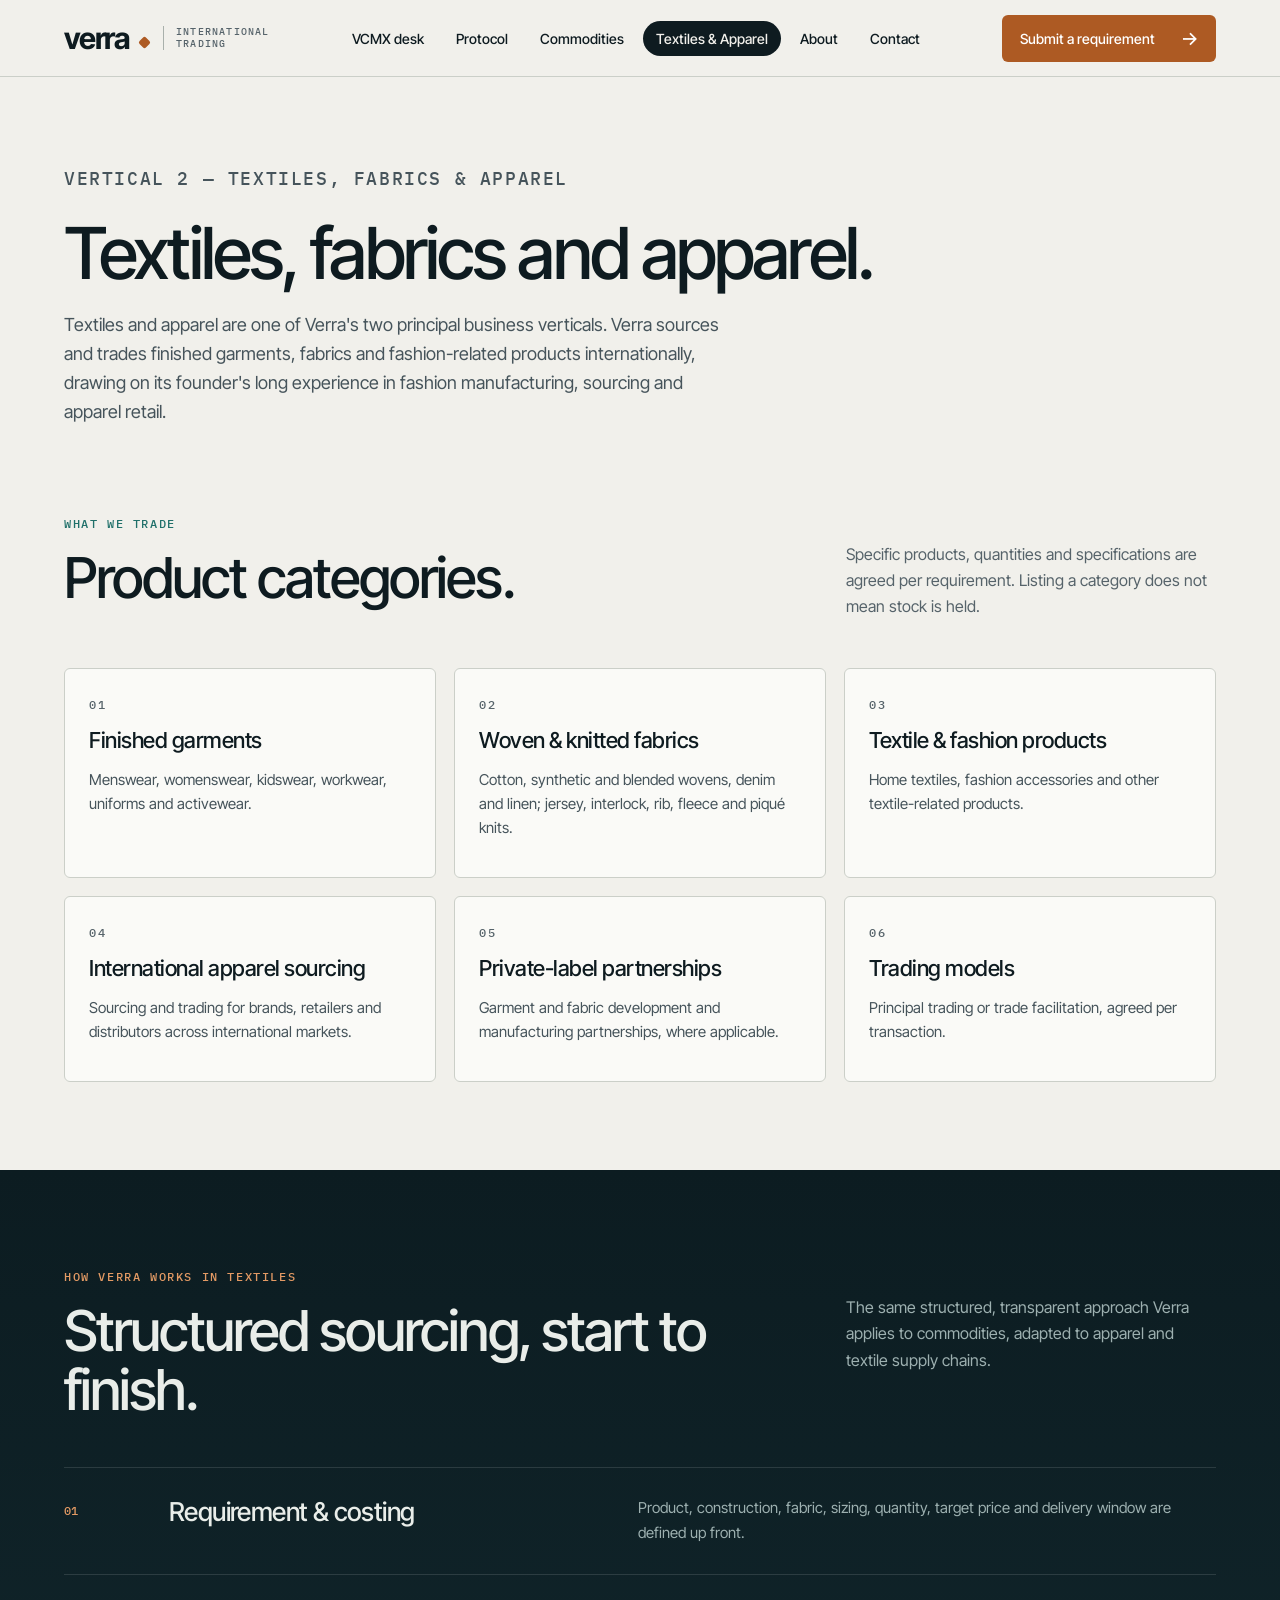
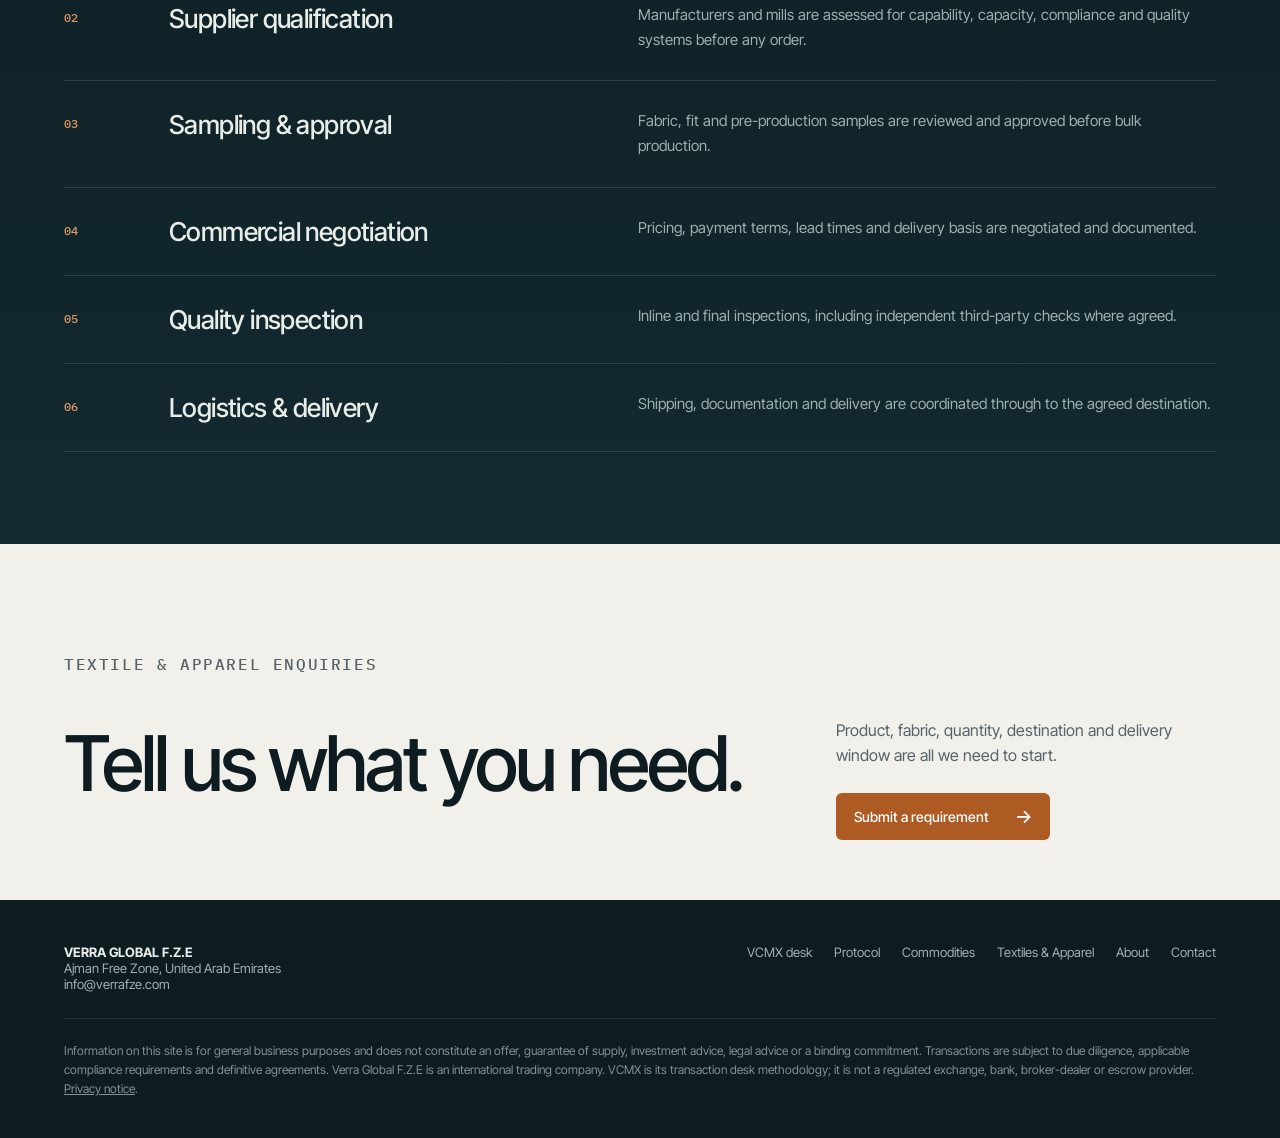
<file: textiles.html>
<!doctype html>
<html lang="en">
<head>
<meta charset="utf-8">
<meta name="viewport" content="width=device-width, initial-scale=1">
<title>Textiles, Fabrics &amp; Apparel — Verra Global</title>
<meta name="description" content="Verra Global trades finished garments, woven and knitted fabrics and textile products, with international apparel sourcing and private-label partnerships where applicable.">
<link rel="icon" href="data:image/svg+xml,%3Csvg xmlns=%22http://www.w3.org/2000/svg%22 viewBox=%220 0 32 32%22%3E%3Crect x=%229%22 y=%229%22 width=%2214%22 height=%2214%22 rx=%222%22 transform=%22rotate(45 16 16)%22 fill=%22%23ad5a23%22/%3E%3C/svg%3E">
<link rel="preconnect" href="https://fonts.googleapis.com">
<link rel="preconnect" href="https://fonts.gstatic.com" crossorigin>
<link rel="stylesheet" href="https://fonts.googleapis.com/css2?family=IBM+Plex+Mono:wght@400;500&family=Inter+Tight:wght@400;500;600;700&display=swap">
<link rel="stylesheet" href="assets/site.css?v=9">
</head>
<body>
<a class="skip" href="#main">Skip to content</a>
<header class="nav">
  <div class="shell nav-inner">
    <a class="brand" href="index.html" aria-label="Verra Global home">verra<span class="brand-dot"></span><small>INTERNATIONAL<br>TRADING</small></a>
    <button class="menu-btn" aria-expanded="false" aria-controls="navlinks">MENU</button>
    <nav class="navlinks" id="navlinks" aria-label="Main">
      <a href="platform.html">VCMX desk</a>
      <a href="protocol.html">Protocol</a>
      <a href="commodities.html">Commodities</a>
      <a href="textiles.html" aria-current="page">Textiles &amp; Apparel</a>
      <a href="about.html">About</a>
      <a href="contact.html">Contact</a>
    </nav>
    <a class="cta" href="contact.html">Submit a requirement <span>→</span></a>
  </div>
</header>

<main id="main">
  <section class="page-hero shell">
    <p class="eyebrow signal">Vertical 2 — Textiles, fabrics &amp; apparel</p>
    <h1>Textiles, fabrics and apparel.</h1>
    <p>Textiles and apparel are one of Verra's two principal business verticals. Verra sources and trades finished garments, fabrics and fashion-related products internationally, drawing on its founder's long experience in fashion manufacturing, sourcing and apparel retail.</p>
  </section>

  <section class="light-section" style="padding-top:0">
    <div class="shell">
      <div class="section-top">
        <div>
          <p class="eyebrow signal">What we trade</p>
          <h2>Product categories.</h2>
        </div>
        <p>Specific products, quantities and specifications are agreed per requirement. Listing a category does not mean stock is held.</p>
      </div>
      <div class="grid">
        <article><span class="eyebrow">01</span><h3>Finished garments</h3><p>Menswear, womenswear, kidswear, workwear, uniforms and activewear.</p></article>
        <article><span class="eyebrow">02</span><h3>Woven &amp; knitted fabrics</h3><p>Cotton, synthetic and blended wovens, denim and linen; jersey, interlock, rib, fleece and piqué knits.</p></article>
        <article><span class="eyebrow">03</span><h3>Textile &amp; fashion products</h3><p>Home textiles, fashion accessories and other textile-related products.</p></article>
        <article><span class="eyebrow">04</span><h3>International apparel sourcing</h3><p>Sourcing and trading for brands, retailers and distributors across international markets.</p></article>
        <article><span class="eyebrow">05</span><h3>Private-label partnerships</h3><p>Garment and fabric development and manufacturing partnerships, where applicable.</p></article>
        <article><span class="eyebrow">06</span><h3>Trading models</h3><p>Principal trading or trade facilitation, agreed per transaction.</p></article>
      </div>
    </div>
  </section>

  <section class="dark-section">
    <div class="shell">
      <div class="section-top">
        <div>
          <p class="eyebrow signal">How Verra works in textiles</p>
          <h2>Structured sourcing, start to finish.</h2>
        </div>
        <p>The same structured, transparent approach Verra applies to commodities, adapted to apparel and textile supply chains.</p>
      </div>
      <div class="rows">
        <div class="row"><span class="num">01</span><h3>Requirement &amp; costing</h3><p>Product, construction, fabric, sizing, quantity, target price and delivery window are defined up front.</p></div>
        <div class="row"><span class="num">02</span><h3>Supplier qualification</h3><p>Manufacturers and mills are assessed for capability, capacity, compliance and quality systems before any order.</p></div>
        <div class="row"><span class="num">03</span><h3>Sampling &amp; approval</h3><p>Fabric, fit and pre-production samples are reviewed and approved before bulk production.</p></div>
        <div class="row"><span class="num">04</span><h3>Commercial negotiation</h3><p>Pricing, payment terms, lead times and delivery basis are negotiated and documented.</p></div>
        <div class="row"><span class="num">05</span><h3>Quality inspection</h3><p>Inline and final inspections, including independent third-party checks where agreed.</p></div>
        <div class="row"><span class="num">06</span><h3>Logistics &amp; delivery</h3><p>Shipping, documentation and delivery are coordinated through to the agreed destination.</p></div>
      </div>
    </div>
  </section>

  <section class="contact shell">
    <p class="eyebrow signal">Textile &amp; apparel enquiries</p>
    <div class="contact-inner">
      <h2>Tell us what you need.</h2>
      <div>
        <p>Product, fabric, quantity, destination and delivery window are all we need to start.</p>
        <a class="cta" href="contact.html">Submit a requirement <span>→</span></a>
      </div>
    </div>
  </section>
</main>

<footer class="shell">
  <div class="footer">
    <div><strong>VERRA GLOBAL F.Z.E</strong><br>Ajman Free Zone, United Arab Emirates<br><a href="mailto:info@verrafze.com">info@verrafze.com</a></div>
    <nav class="footer-nav" aria-label="Footer">
      <a href="platform.html">VCMX desk</a><a href="protocol.html">Protocol</a><a href="commodities.html">Commodities</a><a href="textiles.html">Textiles &amp; Apparel</a><a href="about.html">About</a><a href="contact.html">Contact</a>
    </nav>
  </div>
  <p class="legal">Information on this site is for general business purposes and does not constitute an offer, guarantee of supply, investment advice, legal advice or a binding commitment. Transactions are subject to due diligence, applicable compliance requirements and definitive agreements. Verra Global F.Z.E is an international trading company. VCMX is its transaction desk methodology; it is not a regulated exchange, bank, broker-dealer or escrow provider. <a href="privacy.html" style="text-decoration:underline">Privacy notice</a>.</p>
</footer>
<script src="assets/site.js?v=8"></script>
</body>
</html>
</file>
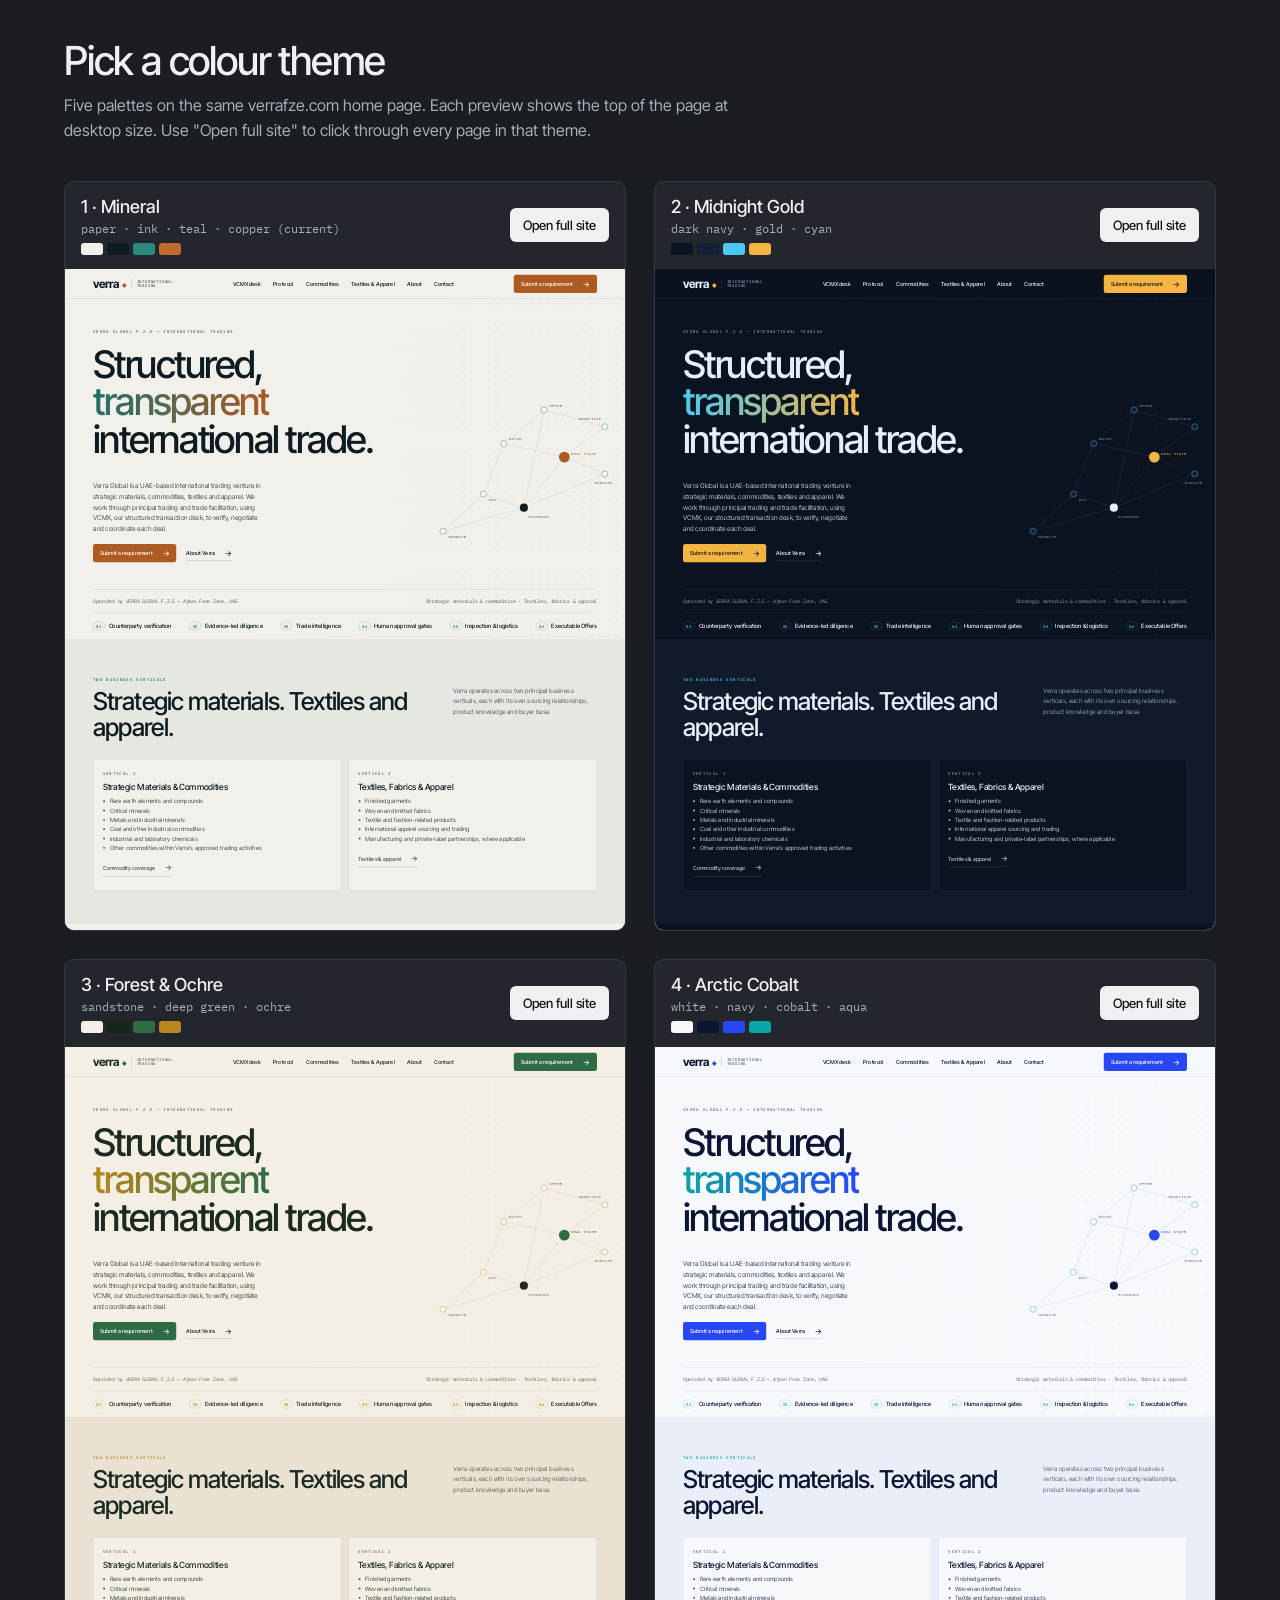
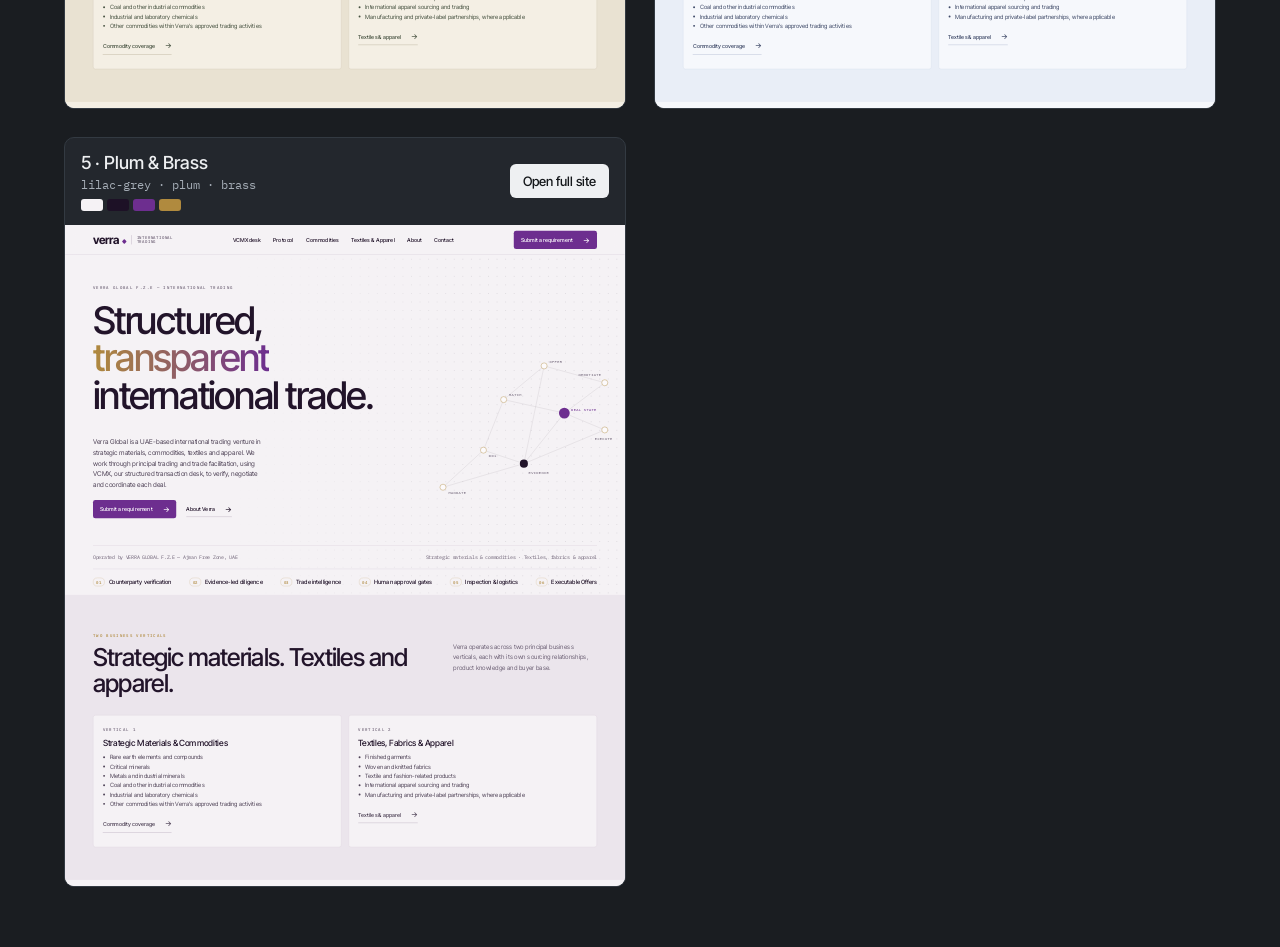
<file: themes.html>
<!doctype html>
<html lang="en">
<head>
<meta charset="utf-8">
<meta name="viewport" content="width=device-width, initial-scale=1">
<title>Theme Options — Verra Global</title>
<meta name="robots" content="noindex">
<link rel="icon" href="data:image/svg+xml,%3Csvg xmlns=%22http://www.w3.org/2000/svg%22 viewBox=%220 0 32 32%22%3E%3Crect x=%229%22 y=%229%22 width=%2214%22 height=%2214%22 rx=%222%22 transform=%22rotate(45 16 16)%22 fill=%22%23ad5a23%22/%3E%3C/svg%3E">
<link rel="preconnect" href="https://fonts.googleapis.com">
<link rel="preconnect" href="https://fonts.gstatic.com" crossorigin>
<link rel="stylesheet" href="https://fonts.googleapis.com/css2?family=IBM+Plex+Mono:wght@400;500&family=Inter+Tight:wght@400;500;600;700&display=swap">
<style>
  body{margin:0;background:#1a1d21;color:#eef0f2;font-family:"Inter Tight",Arial,sans-serif}
  header{padding:36px 5% 10px}
  h1{font-weight:500;font-size:40px;letter-spacing:-1.2px;margin:0 0 8px}
  header p{color:#a5adb6;margin:0;max-width:720px;line-height:1.55}
  .options{display:grid;grid-template-columns:repeat(auto-fill,minmax(520px,1fr));gap:28px;padding:28px 5% 60px}
  .option{background:#23272d;border:1px solid #333a42;border-radius:10px;overflow:hidden}
  .bar{display:flex;align-items:center;justify-content:space-between;gap:12px;padding:14px 16px}
  .bar b{font-weight:500;font-size:18px}
  .bar span{font:12px "IBM Plex Mono",monospace;color:#a5adb6}
  .swatches{display:flex;gap:4px;margin-top:6px}
  .swatches i{width:22px;height:12px;border-radius:3px;display:block}
  .bar a{font:500 13px "Inter Tight",Arial;background:#eef0f2;color:#14171a;padding:9px 13px;border-radius:6px;text-decoration:none;white-space:nowrap}
  .frame{position:relative;aspect-ratio:1440/1700;overflow:hidden;background:#fff}
  .frame iframe{position:absolute;top:0;left:0;width:1440px;height:1700px;border:0;transform-origin:0 0;pointer-events:none}
  @media(max-width:600px){.options{grid-template-columns:1fr;padding:20px 16px}header{padding:24px 16px 0}}
</style>
</head>
<body>
<header>
  <h1>Pick a colour theme</h1>
  <p>Five palettes on the same verrafze.com home page. Each preview shows the top of the page at desktop size. Use "Open full site" to click through every page in that theme.</p>
</header>
<main class="options">
  <section class="option">
    <div class="bar"><div><b>1 · Mineral</b><br><span>paper · ink · teal · copper (current)</span><div class="swatches"><i style="background:#f1f0eb"></i><i style="background:#0c1c21"></i><i style="background:#2c8a7e"></i><i style="background:#c2692f"></i></div></div><a href="index.html?theme=mineral" target="_top">Open full site</a></div>
    <div class="frame"><iframe src="index.html?theme=mineral" title="Mineral theme preview" loading="lazy" tabindex="-1"></iframe></div>
  </section>
  <section class="option">
    <div class="bar"><div><b>2 · Midnight Gold</b><br><span>dark navy · gold · cyan</span><div class="swatches"><i style="background:#0b1220"></i><i style="background:#142036"></i><i style="background:#4cc9f0"></i><i style="background:#f2b544"></i></div></div><a href="index.html?theme=midnight" target="_top">Open full site</a></div>
    <div class="frame"><iframe src="index.html?theme=midnight" title="Midnight Gold theme preview" loading="lazy" tabindex="-1"></iframe></div>
  </section>
  <section class="option">
    <div class="bar"><div><b>3 · Forest &amp; Ochre</b><br><span>sandstone · deep green · ochre</span><div class="swatches"><i style="background:#f4efe4"></i><i style="background:#15251b"></i><i style="background:#2f6b45"></i><i style="background:#b8871f"></i></div></div><a href="index.html?theme=forest" target="_top">Open full site</a></div>
    <div class="frame"><iframe src="index.html?theme=forest" title="Forest and Ochre theme preview" loading="lazy" tabindex="-1"></iframe></div>
  </section>
  <section class="option">
    <div class="bar"><div><b>4 · Arctic Cobalt</b><br><span>white · navy · cobalt · aqua</span><div class="swatches"><i style="background:#f6f8fc"></i><i style="background:#0a1433"></i><i style="background:#2747f5"></i><i style="background:#0aa5a5"></i></div></div><a href="index.html?theme=cobalt" target="_top">Open full site</a></div>
    <div class="frame"><iframe src="index.html?theme=cobalt" title="Arctic Cobalt theme preview" loading="lazy" tabindex="-1"></iframe></div>
  </section>
  <section class="option">
    <div class="bar"><div><b>5 · Plum &amp; Brass</b><br><span>lilac-grey · plum · brass</span><div class="swatches"><i style="background:#f5f2f5"></i><i style="background:#1d1126"></i><i style="background:#6d2e8f"></i><i style="background:#b08a3e"></i></div></div><a href="index.html?theme=plum" target="_top">Open full site</a></div>
    <div class="frame"><iframe src="index.html?theme=plum" title="Plum and Brass theme preview" loading="lazy" tabindex="-1"></iframe></div>
  </section>
</main>
<script>
  // Scale each 1440px-wide page down to fit its card.
  const ro = new ResizeObserver((entries) => {
    for (const e of entries) e.target.querySelector('iframe').style.transform = `scale(${e.contentRect.width / 1440})`;
  });
  document.querySelectorAll('.frame').forEach((f) => ro.observe(f));
</script>
</body>
</html>
</file>
<file: assets/site.css>
/* Verra Global — VCMX. Every colour is a token; themes below swap the palette. */
:root{
  --bg:#f1f0eb;--surface:#e5e7e1;--card:#fafaf7;--fg:#0e1b20;--text-2:#46545b;--muted-fg:#56636a;--line:#cbcfc8;--line-strong:#a9b0ab;
  --accent:#ad5a23;--accent-hover:#8f4818;--on-accent:#fff;--teal:#20706a;--teal-deep:#185a52;
  --dark:#0c1c21;--dark-2:#132a30;--dark-fg:#e9ede9;--dark-muted:#9db0b0;--dark-line:#ffffff1f;--dark-accent:#e39a64;
  --radius:6px;
  --sans:"Inter Tight",Inter,"Segoe UI",Arial,sans-serif;
  --mono:"IBM Plex Mono",ui-monospace,Menlo,Consolas,monospace;
}
/* 2 · Midnight Gold — dark everywhere, gold accent, cyan secondary */
[data-theme=midnight]{--bg:#0b1220;--surface:#111a2b;--card:#142036;--fg:#e8eef7;--text-2:#b6c2d4;--muted-fg:#8796ad;--line:#22304a;--line-strong:#34466a;
  --accent:#f2b544;--accent-hover:#ffc65e;--on-accent:#1a1406;--teal:#4cc9f0;--teal-deep:#1d8fb5;
  --dark:#060b16;--dark-2:#0a1324;--dark-fg:#e8eef7;--dark-muted:#8fa0b8;--dark-line:#ffffff17;--dark-accent:#f2b544}
/* 3 · Forest & Ochre — warm sandstone, deep green, ochre */
[data-theme=forest]{--bg:#f4efe4;--surface:#e9e2d2;--card:#fbf8f1;--fg:#1c2a21;--text-2:#45503f;--muted-fg:#69705f;--line:#d6ccb8;--line-strong:#b5aa93;
  --accent:#2f6b45;--accent-hover:#245636;--on-accent:#fff;--teal:#b8871f;--teal-deep:#8d6614;
  --dark:#15251b;--dark-2:#1c3123;--dark-fg:#eef0e6;--dark-muted:#a9b5a2;--dark-line:#ffffff1c;--dark-accent:#e0b44f}
/* 4 · Arctic Cobalt — crisp white, cobalt blue, aqua */
[data-theme=cobalt]{--bg:#f6f8fc;--surface:#e9eef7;--card:#ffffff;--fg:#0b1533;--text-2:#3d4866;--muted-fg:#5f6a86;--line:#d5dcea;--line-strong:#aab5cc;
  --accent:#2747f5;--accent-hover:#1834d6;--on-accent:#fff;--teal:#0aa5a5;--teal-deep:#077e7e;
  --dark:#0a1433;--dark-2:#0f1c45;--dark-fg:#eef2fb;--dark-muted:#9eabcb;--dark-line:#ffffff1c;--dark-accent:#6fe3d8}
/* 5 · Plum & Brass — soft lilac-grey, deep plum, brass */
[data-theme=plum]{--bg:#f5f2f5;--surface:#ebe5ec;--card:#fcfafc;--fg:#22142a;--text-2:#4e4256;--muted-fg:#6e6276;--line:#dcd3de;--line-strong:#b7aabb;
  --accent:#6d2e8f;--accent-hover:#58237a;--on-accent:#fff;--teal:#b08a3e;--teal-deep:#86682b;
  --dark:#1d1126;--dark-2:#2a1836;--dark-fg:#f2ecf4;--dark-muted:#b7a7bf;--dark-line:#ffffff1c;--dark-accent:#d9b56a}

*{box-sizing:border-box}
html{scroll-behavior:smooth;scroll-padding-top:90px}
body{margin:0;background:var(--bg);color:var(--fg);font-family:var(--sans);-webkit-font-smoothing:antialiased}
a{color:inherit;text-decoration:none}
a:focus-visible,button:focus-visible,input:focus-visible,select:focus-visible,textarea:focus-visible{outline:2px solid var(--teal);outline-offset:3px}
::selection{background:var(--teal);color:#fff}
.shell{max-width:1440px;margin:auto;padding-left:5%;padding-right:5%}
.skip{position:absolute;top:-100px;left:10px}.skip:focus{top:10px;background:#fff;z-index:100;padding:12px}

/* Header */
.nav{position:sticky;top:0;z-index:30;background:color-mix(in srgb,var(--bg) 90%,transparent);backdrop-filter:blur(14px);border-bottom:1px solid var(--line)}
.nav-inner{display:flex;align-items:center;justify-content:space-between;height:76px;gap:26px}
.brand{font-weight:700;font-size:30px;letter-spacing:-1.2px;display:flex;align-items:center;gap:10px}
.brand-dot{height:9px;width:9px;background:var(--accent);border-radius:2px;transform:rotate(45deg);margin-top:8px}
.brand small{font:500 9.5px/1.3 var(--mono);letter-spacing:1.2px;border-left:1px solid var(--line-strong);padding-left:12px;margin-left:4px;color:var(--muted-fg)}
.navlinks{display:flex;gap:6px;font-size:14px;font-weight:500}
.navlinks a{padding:9px 13px;border-radius:999px;white-space:nowrap}
.navlinks a:hover{background:var(--surface)}
.navlinks a[aria-current=page]{background:var(--fg);color:var(--bg)}
.menu-btn{display:none;background:none;color:var(--fg);border:1px solid var(--line-strong);border-radius:var(--radius);padding:9px 12px;font:12px var(--mono)}
.cta{display:inline-flex;align-items:center;justify-content:space-between;gap:26px;background:var(--accent);color:var(--on-accent);padding:14px 18px;font:500 14px var(--sans);border:0;border-radius:var(--radius);cursor:pointer;white-space:nowrap;transition:background .2s,transform .2s}
.cta:hover{background:var(--accent-hover);transform:translateY(-1px)}
.cta span,.text-link span{font-size:19px;line-height:1}
.text-link{display:inline-flex;align-items:center;gap:26px;padding:10px 0;border-bottom:1px solid var(--line-strong);font-size:14px;font-weight:500}
.text-link:hover{color:var(--teal);border-color:var(--teal)}
.eyebrow{font:500 11.5px var(--mono);letter-spacing:1.6px;text-transform:uppercase;color:var(--muted-fg)}
.signal{color:var(--teal)}

/* Hero */
.hero{position:relative;padding-top:64px;overflow:hidden}
.hero::before{content:"";position:absolute;inset:0;background:radial-gradient(circle,color-mix(in srgb,var(--fg) 10%,transparent) 1px,transparent 1.4px) 0 0/22px 22px;-webkit-mask:linear-gradient(90deg,transparent 30%,#000 75%);mask:linear-gradient(90deg,transparent 30%,#000 75%);pointer-events:none}
.hero h1{position:relative;font-size:clamp(52px,6.8vw,104px);line-height:.98;font-weight:500;letter-spacing:-.045em;margin:30px 0 28px;max-width:min(860px,60%)}
.hero h1 em{font-style:normal;background:linear-gradient(90deg,var(--teal),var(--accent));-webkit-background-clip:text;background-clip:text;color:transparent}
.hero-art{position:absolute;right:0;top:190px;width:38%;max-width:520px;pointer-events:none}
.hero-art .edges{stroke:color-mix(in srgb,var(--fg) 20%,transparent)}
.hero-art .nodes{fill:var(--card);stroke:var(--teal)}
.hero-art .hub{fill:var(--fg)}
.hero-art .core{fill:var(--accent)}
.hero-art .labels{fill:var(--muted-fg)}
.hero-bottom{position:relative;z-index:2;margin-top:60px;max-width:440px}
.hero-bottom p{font-size:17px;line-height:1.6;color:var(--text-2)}
.hero-actions{display:flex;gap:26px;align-items:center;flex-wrap:wrap;margin-top:26px}
.hero-footer{position:relative;display:flex;align-items:center;justify-content:space-between;gap:20px;border-top:1px solid var(--line);padding:22px 0;margin-top:70px;font:12px var(--mono);color:var(--muted-fg)}
.page-hero{padding-top:70px;padding-bottom:60px}
.page-hero h1{font-size:clamp(46px,5.6vw,88px);line-height:1;font-weight:500;letter-spacing:-.04em;margin:24px 0 22px;max-width:980px}
.page-hero p{font-size:18px;line-height:1.6;max-width:660px;color:var(--text-2)}

/* Ticker */
.ticker{position:relative;display:flex;justify-content:space-between;flex-wrap:wrap;padding:22px 0;border-top:1px solid var(--line);gap:14px 22px;font-size:15px;font-weight:500}
.ticker span{display:flex;gap:10px;align-items:center}
.ticker b{font:500 11px var(--mono);color:var(--teal);border:1px solid color-mix(in srgb,var(--teal) 40%,transparent);border-radius:999px;padding:3px 7px}

/* Sections */
section{scroll-margin-top:90px}
.dark-section{background:linear-gradient(180deg,var(--dark),var(--dark-2));color:var(--dark-fg);padding:88px 0 92px}
.light-section{padding:88px 0}
.alt-section{background:var(--surface);padding:84px 0}
.section-top{display:flex;justify-content:space-between;align-items:start;gap:40px;margin-bottom:48px}
.section-top h2{font-size:clamp(36px,4.4vw,66px);line-height:1.04;letter-spacing:-.035em;font-weight:500;margin:18px 0 0;max-width:860px}
.section-top>p{max-width:370px;font-size:16px;line-height:1.65;color:var(--muted-fg);margin:36px 0 0}
.dark-section .section-top>p,.dark-section .eyebrow{color:var(--dark-muted)}
.founder-photo{margin:0;width:300px;flex-shrink:0}.founder-photo img{display:block;width:100%;height:auto;border-radius:var(--radius)}.founder-photo figcaption{font-size:14px;line-height:1.5;color:var(--dark-muted);margin-top:14px}
.dark-section .signal,.dark-section .eyebrow.signal{color:var(--dark-accent)}

/* Numbered rows */
.rows{border-top:1px solid var(--line-strong)}
.row{display:grid;grid-template-columns:80px 1fr 1.3fr;align-items:start;gap:25px;padding:28px 0;border-bottom:1px solid var(--line);transition:background .2s}
.row:hover{background:linear-gradient(90deg,color-mix(in srgb,var(--teal) 6%,transparent),transparent)}
.row .num{font:500 12px var(--mono);color:var(--teal);padding-top:7px}
.row h3{font-size:26px;letter-spacing:-.6px;font-weight:500;margin:0}
.row p{font-size:15px;line-height:1.65;margin:0;color:var(--text-2)}
.row .meta{font:11px var(--mono);text-transform:uppercase;letter-spacing:1px;color:var(--muted-fg);margin-top:10px;display:block}
.dark-section .rows,.dark-section .row{border-color:var(--dark-line)}
.dark-section .row:hover{background:linear-gradient(90deg,#ffffff08,transparent)}
.dark-section .row p{color:var(--dark-muted)}
.dark-section .row .num{color:var(--dark-accent)}
.dark-section .row .meta{color:var(--dark-muted);opacity:.8}

/* Cards */
.grid{display:grid;grid-template-columns:repeat(3,1fr);gap:18px}
.grid.two{grid-template-columns:repeat(2,1fr)}
.grid.four{grid-template-columns:repeat(4,1fr)}
.grid article{background:var(--card);border:1px solid var(--line);border-radius:var(--radius);padding:24px 24px 22px;transition:border-color .2s,transform .2s}
.grid article:hover{border-color:var(--teal);transform:translateY(-2px)}
.grid h3{font-size:22px;letter-spacing:-.5px;font-weight:500;margin:14px 0 10px}
.grid p,.grid li{font-size:15px;line-height:1.6;color:var(--text-2)}
.grid ul{padding-left:18px;margin:12px 0 0}
.dark-section .grid article{background:#ffffff06;border-color:var(--dark-line)}
.dark-section .grid article:hover{border-color:color-mix(in srgb,var(--dark-accent) 55%,transparent)}
.dark-section .grid p,.dark-section .grid li{color:var(--dark-muted)}
.alt-section .grid article{background:var(--bg)}

/* Pipeline strip */
.pipeline{display:grid;grid-template-columns:repeat(7,1fr);gap:8px;padding:0;margin:0}
.pipeline li{list-style:none;padding:20px 16px;border:1px solid var(--dark-line);border-radius:var(--radius);background:#ffffff05;min-height:150px;display:flex;flex-direction:column;justify-content:space-between;position:relative}
.pipeline li::before{content:"";position:absolute;top:0;left:16px;right:16px;height:2px;background:linear-gradient(90deg,var(--teal),var(--accent));opacity:.8}
.pipeline b{font-size:19px;font-weight:500;letter-spacing:-.3px}
.pipeline small{font:11px/1.5 var(--mono);color:var(--dark-muted)}
.state-bar{margin-top:8px;padding:16px 18px;border-radius:var(--radius);background:linear-gradient(90deg,var(--teal),var(--teal-deep));color:#fff;font:500 11.5px var(--mono);letter-spacing:1px;text-transform:uppercase;display:flex;justify-content:space-between;gap:20px}

/* Evidence ladder */
.ladder{display:grid;grid-template-columns:repeat(5,1fr);gap:10px}
.ladder div{padding:20px 18px 24px;border-radius:var(--radius);background:var(--bg);border:1px solid var(--line)}
.ladder div::before{content:"";display:block;height:5px;border-radius:999px;background:linear-gradient(90deg,var(--teal),var(--accent));margin-bottom:18px;width:calc(var(--lvl)*20%)}
.ladder b{display:block;font-size:18px;font-weight:500;letter-spacing:-.3px;margin-bottom:8px}
.ladder p{margin:0;font-size:14px;line-height:1.55;color:var(--text-2)}

/* Tables */
.table-wrap{overflow-x:auto;border:1px solid var(--line);border-radius:var(--radius);background:var(--card)}
table{width:100%;border-collapse:collapse;font-size:15px}
th{font:500 11px var(--mono);text-transform:uppercase;letter-spacing:1px;color:var(--muted-fg);text-align:left;padding:16px 16px 14px;border-bottom:1px solid var(--line-strong);background:var(--surface)}
td{padding:18px 16px;border-bottom:1px solid var(--line);vertical-align:top;line-height:1.55}
tbody tr:last-child td{border-bottom:0}
tbody tr:hover td{background:color-mix(in srgb,var(--teal) 4%,transparent)}
td:first-child{font-size:17px;font-weight:500;letter-spacing:-.2px;white-space:nowrap}
td small{display:block;font:400 11px var(--mono);color:var(--muted-fg);margin-top:6px;white-space:normal}
.alt-section .table-wrap{background:var(--bg)}
.tag{display:inline-block;font:500 10px var(--mono);letter-spacing:.8px;text-transform:uppercase;border-radius:999px;padding:4px 9px;background:color-mix(in srgb,var(--teal) 14%,transparent);color:var(--teal-deep);white-space:nowrap}
[data-theme=midnight] .tag{color:var(--teal)}

/* Filters */
.filters{display:flex;gap:8px;flex-wrap:wrap;margin-bottom:20px}
.filters button{background:var(--card);border:1px solid var(--line-strong);border-radius:999px;padding:9px 15px;font:500 12px var(--mono);color:var(--fg)}
.filters button:hover{border-color:var(--teal)}
.filters button[aria-pressed=true]{background:var(--fg);color:var(--bg);border-color:var(--fg)}

/* Callout */
.callout{border-left:3px solid var(--accent);padding:6px 0 6px 24px;margin:40px 0 0;max-width:820px}
.callout p{margin:0;font-size:19px;line-height:1.55}
.dark-section .callout{border-color:var(--dark-accent)}
.dark-section .callout p{color:var(--dark-fg)}

/* FAQ */
.faq details{background:var(--bg);border:1px solid var(--line);border-radius:var(--radius);padding:20px 22px;margin-bottom:10px}
.faq summary{cursor:pointer;font-size:19px;font-weight:500;letter-spacing:-.3px;list-style:none;display:flex;justify-content:space-between;gap:20px}
.faq summary::-webkit-details-marker{display:none}
.faq summary::after{content:"+";font-size:22px;line-height:1;color:var(--accent)}
.faq details[open]{border-color:var(--teal)}
.faq details[open] summary::after{content:"–"}
.faq p{margin:12px 0 0;font-size:16px;line-height:1.6;color:var(--text-2);max-width:820px}

/* Form */
.form{display:grid;grid-template-columns:1fr 1fr;gap:20px 26px;background:var(--card);border:1px solid var(--line);border-radius:var(--radius);padding:32px}
.form .full{grid-column:1/-1}
.form label{display:flex;flex-direction:column;gap:8px;font:500 11px var(--mono);text-transform:uppercase;letter-spacing:1px;color:var(--muted-fg)}
.form input,.form select,.form textarea{font:16px var(--sans);color:var(--fg);background:var(--bg);border:1px solid var(--line-strong);border-radius:var(--radius);padding:12px 12px;text-transform:none;letter-spacing:0}
.form input:focus,.form select:focus,.form textarea:focus{border-color:var(--teal)}
.form textarea{min-height:130px;resize:vertical}
.form fieldset{border:0;padding:0;margin:0;display:flex;gap:22px;flex-wrap:wrap}
.form legend{font:500 11px var(--mono);text-transform:uppercase;letter-spacing:1px;color:var(--muted-fg);margin-bottom:10px;padding:0}
.form .radio{flex-direction:row;align-items:center;gap:8px;font:15px var(--sans);text-transform:none;letter-spacing:0;color:var(--fg)}
.form .consent{flex-direction:row;align-items:flex-start;gap:10px;font:14px/1.5 var(--sans);text-transform:none;letter-spacing:0;color:var(--text-2)}
.form-note{font-size:13px;color:var(--muted-fg);line-height:1.55}

/* Contact block + footer */
.contact{padding-top:92px;padding-bottom:60px}
.contact h2{font-size:clamp(44px,6vw,88px);letter-spacing:-.04em;line-height:1.02;font-weight:500;margin:22px 0 36px;max-width:880px}
.contact-inner{display:flex;justify-content:space-between;gap:40px;align-items:flex-end}
.contact p{font-size:16px;line-height:1.6;max-width:380px;color:var(--muted-fg);margin-bottom:24px}
footer{background:var(--dark);color:var(--dark-muted);max-width:none!important;padding-top:10px}
.footer{padding:34px 0 26px;display:flex;justify-content:space-between;gap:25px;align-items:flex-start;font-size:13px;max-width:1440px;margin:auto}
.footer strong{color:var(--dark-fg)}
.footer-nav{display:flex;flex-wrap:wrap;gap:22px}
.footer-nav a:hover{color:var(--dark-accent)}
.legal{font-size:12px;line-height:1.6;color:var(--dark-muted);opacity:.8;max-width:1440px;margin:0 auto;padding:22px 0 40px;border-top:1px solid var(--dark-line)}

/* Form submission states */
[hidden]{display:none!important}
.form-status{box-sizing:border-box;max-width:100%;overflow-wrap:anywhere;background:var(--card);border:1px solid var(--line);border-radius:var(--radius);padding:56px 40px;text-align:center;animation:fade-in .35s ease}
.form-status h2{font-size:clamp(28px,3.2vw,44px);font-weight:500;letter-spacing:-.03em;line-height:1.1;margin:14px auto 14px;max-width:720px}
.form-status p{color:var(--text-2);font-size:16px;line-height:1.6;max-width:560px;margin:0 auto 12px}
.status-bar{height:4px;border-radius:999px;background:var(--surface);overflow:hidden;max-width:320px;margin:0 auto 26px}
.status-bar span{display:block;height:100%;width:40%;border-radius:999px;background:linear-gradient(90deg,var(--teal),var(--accent));animation:bar 1.2s ease-in-out infinite}
.status-tick{width:56px;height:56px;border-radius:50%;margin:0 auto 18px;display:grid;place-items:center;background:var(--teal);color:#fff;font-size:26px;animation:pop .4s ease}
@keyframes bar{0%{transform:translateX(-100%)}100%{transform:translateX(250%)}}
@keyframes pop{0%{transform:scale(.6);opacity:0}100%{transform:scale(1);opacity:1}}
@keyframes fade-in{from{opacity:0;transform:translateY(8px)}to{opacity:1;transform:none}}
@media(max-width:1240px){
  .menu-btn{display:block}
  .navlinks{display:none;position:absolute;left:0;right:0;top:76px;background:var(--bg);flex-direction:column;gap:2px;border-bottom:1px solid var(--line);padding:8px 5% 16px}
  .navlinks a{padding:13px 12px;font-size:17px;border-radius:var(--radius)}
  .nav.open .navlinks{display:flex}
}
@media(max-width:1000px){
  .brand small{display:none}.hero h1{max-width:none}
  .hero-art{opacity:.3;width:70%;right:-20%}
  .grid,.grid.four{grid-template-columns:1fr 1fr}
  .pipeline{grid-template-columns:repeat(4,1fr)}
  .ladder{grid-template-columns:1fr 1fr}
}
@media(max-width:760px){
  .shell{padding-left:16px;padding-right:16px}
  .nav-inner{height:66px;gap:14px}.brand{font-size:26px}
  .navlinks{top:66px;padding:8px 16px 16px}
  .nav .cta{display:none}
  .hero{padding-top:30px}.hero h1{font-size:46px;letter-spacing:-1.8px;margin-top:22px}
  .hero-art{display:none}
  .hero-bottom{margin-top:26px}.hero-footer{margin-top:40px;flex-direction:column;align-items:flex-start;font-size:11px}
  .page-hero{padding-top:44px;padding-bottom:36px}.page-hero h1{font-size:42px;letter-spacing:-1.5px}
  .founder-photo{width:100%;max-width:320px;margin-top:24px}
  .section-top{display:block;margin-bottom:28px}.section-top>p{margin-top:18px}.section-top h2{font-size:36px}
  .dark-section,.light-section,.alt-section{padding-top:56px;padding-bottom:56px}
  .contact{padding-top:56px;padding-bottom:48px}
  .row{grid-template-columns:34px 1fr;gap:6px 12px;padding:22px 0}.row p{grid-column:2}.row h3{font-size:22px}
  .grid,.grid.two,.grid.four{grid-template-columns:1fr;gap:12px}
  .pipeline{grid-template-columns:1fr 1fr}.pipeline li{min-height:118px}
  .state-bar{flex-direction:column;gap:6px}
  .ladder{grid-template-columns:1fr}
  .form{grid-template-columns:1fr;padding:20px}
  .form-status{padding:36px 18px}
  .contact-inner{display:block}
  .footer{flex-direction:column}
  td:first-child{white-space:normal}
}
@media(prefers-reduced-motion:reduce){html{scroll-behavior:auto}*,*:before,*:after{animation:none!important;transition:none!important}}
</file>
